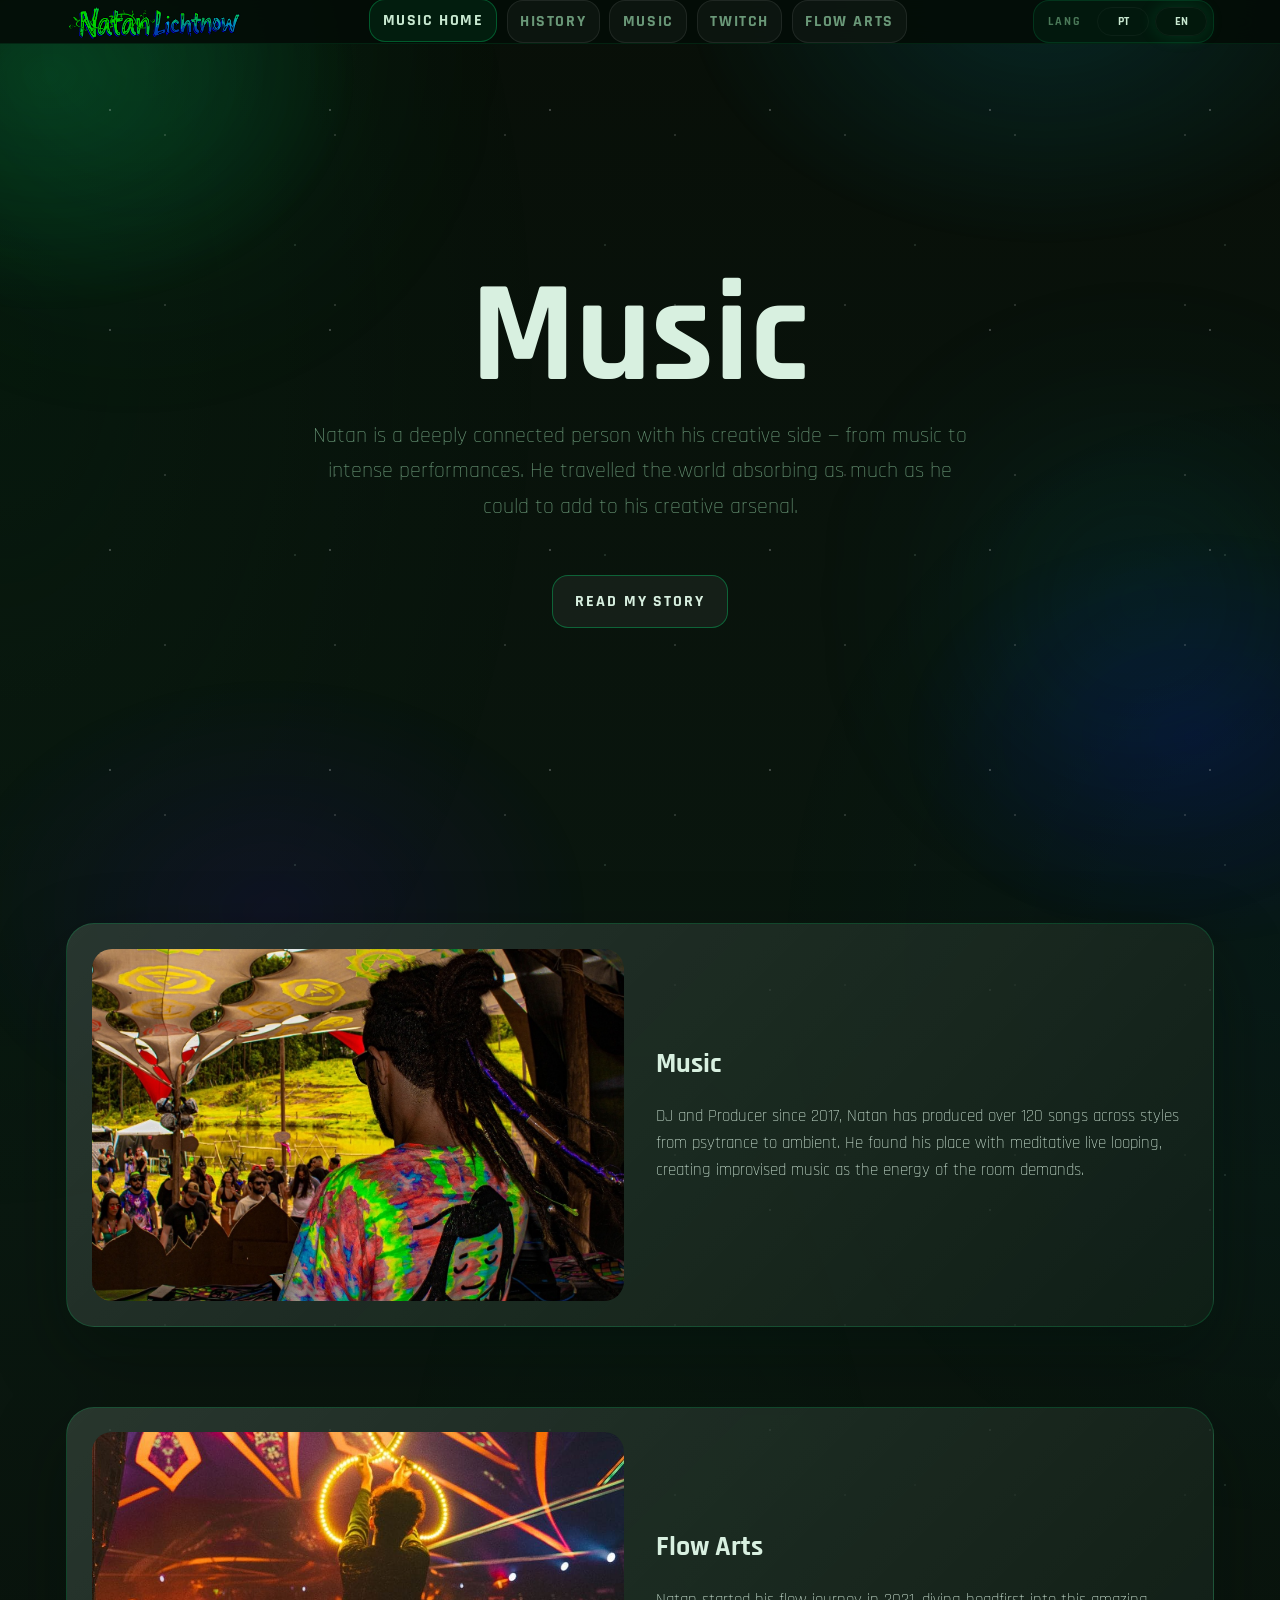
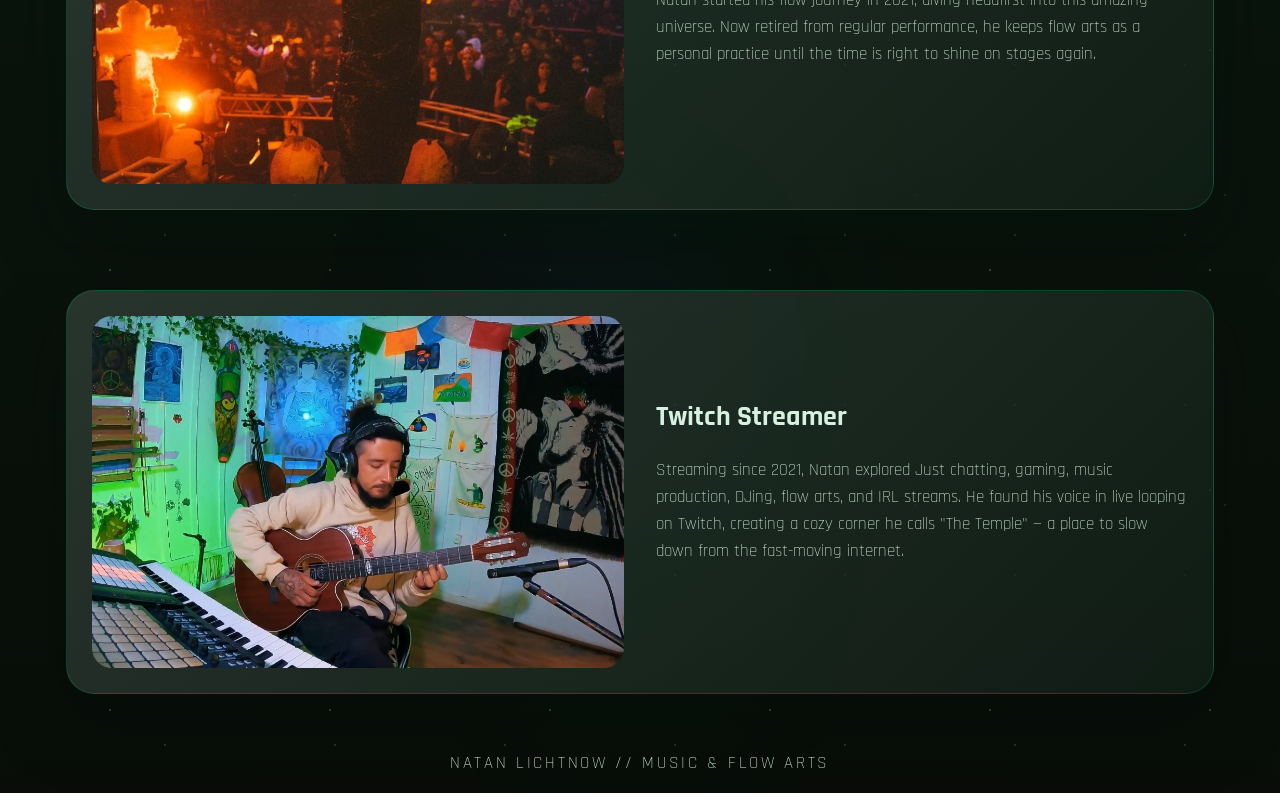
<file: music/index.html>
﻿<!DOCTYPE html>
<html lang="en">
<head>
  <meta charset="UTF-8" />
  <meta name="viewport" content="width=device-width, initial-scale=1.0" />
   <title>Music | Natan Lichtnow</title>
  <link rel="icon" href="/img/icon.png" type="image/png">
  <link rel="preconnect" href="https://fonts.googleapis.com" />
  <link rel="preconnect" href="https://fonts.gstatic.com" crossorigin />
  <link href="https://fonts.googleapis.com/css2?family=Press+Start+2P&family=Orbitron:wght@400;700;900&family=Rajdhani:wght@300;400;600;700&display=swap" rel="stylesheet" />
  <link rel="stylesheet" href="../css/blocks/variables.css" />
  <link rel="stylesheet" href="../css/blocks/utilities.css" />
  <link rel="stylesheet" href="../css/blocks/layout.css" />
  <link rel="stylesheet" href="../css/blocks/topbar.css" />
  <link rel="stylesheet" href="../css/blocks/hero.css" />
  <link rel="stylesheet" href="../css/blocks/components.css" />
  <link rel="stylesheet" href="../css/blocks/music.css" />
  <link rel="stylesheet" href="../css/navbar.css" />
  <link rel="stylesheet" href="../css/music-index.css" />
  <link rel="stylesheet" href="../css/internal.css" />
</head>
<body>
  <div class="c-page c-page--music mh-page">
    <div class="music-bg-blob music-bg-blob--a" aria-hidden="true"></div>
    <div class="music-bg-blob music-bg-blob--b" aria-hidden="true"></div>
    <div class="music-bg-blob music-bg-blob--c" aria-hidden="true"></div>
    <div class="music-stars" aria-hidden="true"></div>
   <!-- TOP NAV -->
    <header class="c-topbar">
      <div class="c-shell c-topbar__inner">
        <button class="c-topbar__menu-toggle" type="button" aria-label="Open navigation" aria-expanded="false" aria-controls="primary-nav" data-i18n="menuToggleAriaLabel" data-i18n-attr="aria-label">
          <span class="c-topbar__menu-toggle-line" aria-hidden="true"></span>
          <span class="c-topbar__menu-toggle-line" aria-hidden="true"></span>
          <span class="c-topbar__menu-toggle-line" aria-hidden="true"></span>
        </button>
        <a class="c-topbar__brand" href="../index.html" aria-label="Natan Lichtnow home" data-i18n="brandAriaLabel" data-i18n-attr="aria-label">
          <img class="c-topbar__brand-logo" src="../img/logos/logohorizontal.png" alt="Natan Lichtnow" />
        </a>
        <nav class="c-topbar__nav" id="primary-nav" aria-label="Section navigation" data-i18n="primaryNavAriaLabel" data-i18n-attr="aria-label">
          <a class="c-topbar__link c-topbar__link--is-active" href="index.html" data-i18n="navSectionHome">Music Home</a>
          <a class="c-topbar__link " href="history.html" data-i18n="navMusicExperience">History</a>
          <a class="c-topbar__link " href="music.html" data-i18n="navMusic">Music</a>
          <a class="c-topbar__link" href="twitch-streaming.html" data-i18n="navTwitch">Twitch</a>
          <a class="c-topbar__link" href="flow-arts-experience.html" data-i18n="navFlowExperience">Flow Arts</a>
        </nav>
        <div class="c-language-switcher" aria-label="Language selector" data-i18n="languageSwitcherAriaLabel" data-i18n-attr="aria-label">
          <span class="c-language-switcher__label" data-i18n="languageLabel">LANG</span>
          <button class="c-language-switcher__option" type="button" data-lang="pt-BR">PT</button>
          <button class="c-language-switcher__option" type="button" data-lang="en">EN</button>
        </div>
      </div>
    </header>
    <div class="c-topbar__menu-overlay" aria-hidden="true"></div>

    <main class="c-shell" aria-live="polite">
      <section class="mh-hero mh-hero--music" aria-labelledby="music-hero-title">
        <div class="mh-hero__inner">
          <div class="mh-hero__content">
            <h1 id="music-hero-title" class="mh-title" data-i18n="musicHeading">Music</h1>
            <p class="mh-lead" data-i18n="musicP1">Natan is a deeply connected person with his creative side — from music to intense performances. He travelled the world absorbing as much as he could to add to his creative arsenal.</p>
            <div class="mh-hero__actions">
              <a class="c-button" href="history.html" data-i18n="music.ctaReadStory">Read my story</a>
            </div>
            
          </div>
        </div>
        <!-- Scroll cue moved to be a direct child of the hero for consistent positioning -->
        <div class="mh-hero__scroll" aria-hidden="false">
          <a class="mh-hero__scroll-link" href="#music-start" data-i18n="music.ctaScroll" data-i18n-attr="aria-label" aria-label="Scroll down">
            <svg class="mh-hero__scroll-icon" width="32" height="32" viewBox="0 0 24 24" fill="none" xmlns="http://www.w3.org/2000/svg" aria-hidden="true">
              <path d="M12 5v14" stroke="currentColor" stroke-width="1.6" stroke-linecap="round" stroke-linejoin="round" opacity="0.15"/>
              <path d="M7 10l5 5 5-5" stroke="currentColor" stroke-width="1.6" stroke-linecap="round" stroke-linejoin="round"/>
            </svg>
            <span class="mh-hero__scroll-text">Scroll</span>
          </a>
        </div>
      </section>

      <section class="c-section" id="music-start">
        <a class="c-media-link" href="music.html" aria-label="Open Music page">
          <div class="c-media-frame">
            <div class="c-media-frame__visual">
              <img src="../img/music-arts/playin.jpg" alt="Natan playing music" />
            </div>
            <div class="c-media-frame__copy">
                <h2 data-i18n="musicHeading">Music</h2>
                <p data-i18n="musicP2">DJ and Producer since 2017, Natan has produced over 120 songs across styles from psytrance to ambient. He found his place with meditative live looping, creating improvised music as the energy of the room demands.</p>
            </div>
          </div>
        </a>
      </section>

      <section class="c-section">
        <a class="c-media-link" href="flow-arts-experience.html" aria-label="Open Flow Arts page">
          <div class="c-media-frame">
            <div class="c-media-frame__visual">
              <img src="../img/music-arts/flowarts.jpg" alt="Natan performing flow arts" />
            </div>
            <div class="c-media-frame__copy">
              <h2 data-i18n="flowHeading">Flow Arts</h2>
              <p data-i18n="flowP1">Natan started his flow journey in 2021, diving headfirst into this amazing universe. Now retired from regular performance, he keeps flow arts as a personal practice until the time is right to shine on stages again.</p>
            </div>
          </div>
        </a>
      </section>

      <section class="c-section">
        <a class="c-media-link" href="twitch-streaming.html" aria-label="Open Twitch page">
          <div class="c-media-frame">
            <div class="c-media-frame__visual">
              <img src="../img/music-arts/streaming.jpg" alt="Natan streaming live" />
            </div>
            <div class="c-media-frame__copy">
              <h2 data-i18n="twitchHeading">Twitch Streamer</h2>
              <p data-i18n="twitchP1">Streaming since 2021, Natan explored chatting, gaming, music production, DJing, flow arts, and IRL streams. He found his voice in live looping on Twitch, creating a cozy corner he calls "The Temple" — a place to slow down from the fast-moving internet.</p>
            </div>
          </div>
        </a>
      </section>
    </main>

    <footer class="c-page-footer c-shell">
      <p class="c-page-footer__text" data-i18n="footer">NATAN LICHTNOW // MUSIC & FLOW ARTS</p>
    </footer>
  </div>

  <script>
    window.NATAN_PAGE_TRANSLATIONS = {
      'pt-BR': {
        pageTitle: 'Música & Flow Arts | Natan Lichtnow',
        navSectionHome: 'Início da Música',
        navMusic: 'Música',
        navMusicExperience: 'História',
        navFlowExperience: 'Flow Arts',
        navTwitch: 'Twitch',
        languageLabel: 'IDIOMA',
        musicHeading: 'Música',
        musicP1: 'Natan é uma pessoa profundamente conectada ao seu lado criativo — da música às performances intensas. Viajou pelo mundo absorvendo tudo que pôde para enriquecer seu arsenal criativo.',
        musicP2: 'DJ e produtor desde 2017, Natan produziu mais de 120 músicas, de psytrance a ambient. Encontrou seu lugar no live looping meditativo, criando música improvisada conforme a energia do ambiente pede.',
        'music.ctaReadStory': 'Leia minha história',
        'music.ctaScroll': 'Role para baixo',
        flowHeading: 'Flow Arts',
        flowP1: 'Natan começou sua jornada no flow em 2021, mergulhando de cabeça nesse universo. Atualmente aposentado das performances regulares, mantém a prática para si até o momento certo de voltar aos palcos.',
        twitchHeading: 'Streamer na Twitch',
        twitchP1: 'Streamer desde 2021, Natan explorou Just chatting, gaming, produção musical, DJing, flow arts e streams IRL. Se encontrou no live looping na Twitch, criando um canto acolhedor chamado "O Templo" — um lugar para desacelerar do mundo acelerado da internet.',
        footer: 'NATAN LICHTNOW // MÚSICA & FLOW ARTS'
      },
      'en': {
        pageTitle: 'Music & Flow Arts | Natan Lichtnow',
        navSectionHome: 'Music Home',
        navMusic: 'Music',
        navMusicExperience: 'History',
        navFlowExperience: 'Flow Arts',
        navTwitch: 'Twitch',
        languageLabel: 'LANG',
        musicHeading: 'Music',
        musicP1: 'Natan is a deeply connected person with his creative side — from music to intense performances. He travelled the world absorbing as much as he could to add to his creative arsenal.',
        musicP2: 'DJ and Producer since 2017, Natan has produced over 120 songs across styles from psytrance to ambient. He found his place with meditative live looping, creating improvised music as the energy of the room demands.',
        'music.ctaReadStory': 'Read my story',
        'music.ctaScroll': 'Scroll down',
        flowHeading: 'Flow Arts',
        flowP1: 'Natan started his flow journey in 2021, diving headfirst into this amazing universe. Now retired from regular performance, he keeps flow arts as a personal practice until the time is right to shine on stages again.',
        twitchHeading: 'Twitch Streamer',
        twitchP1: 'Streaming since 2021, Natan explored Just chatting, gaming, music production, DJing, flow arts, and IRL streams. He found his voice in live looping on Twitch, creating a cozy corner he calls "The Temple" — a place to slow down from the fast-moving internet.',
        footer: 'NATAN LICHTNOW // MUSIC & FLOW ARTS'
      }
    };
  </script>

  <script>
    (function(){
      var cue = document.querySelector('.mh-hero__scroll');
      if(!cue) return;
      var hiddenClass = 'mh-hero__scroll--hidden';

      function hideCue(){
        cue.classList.add(hiddenClass);
      }

      // Hide when user scrolls past a small threshold
      function onScroll(){
        if(window.scrollY > 20) {
          hideCue();
          window.removeEventListener('scroll', onScroll);
        }
      }
      window.addEventListener('scroll', onScroll, { passive: true });

      // Hide immediately when the cue is clicked (user navigates down)
      cue.addEventListener('click', function(){ hideCue(); });

      // If the page loads already scrolled, ensure cue is hidden
      if(window.scrollY > 20) hideCue();
    })();
  </script>

  <script src="../js/internal-pages.js"></script>
</body>
</html>
</file>
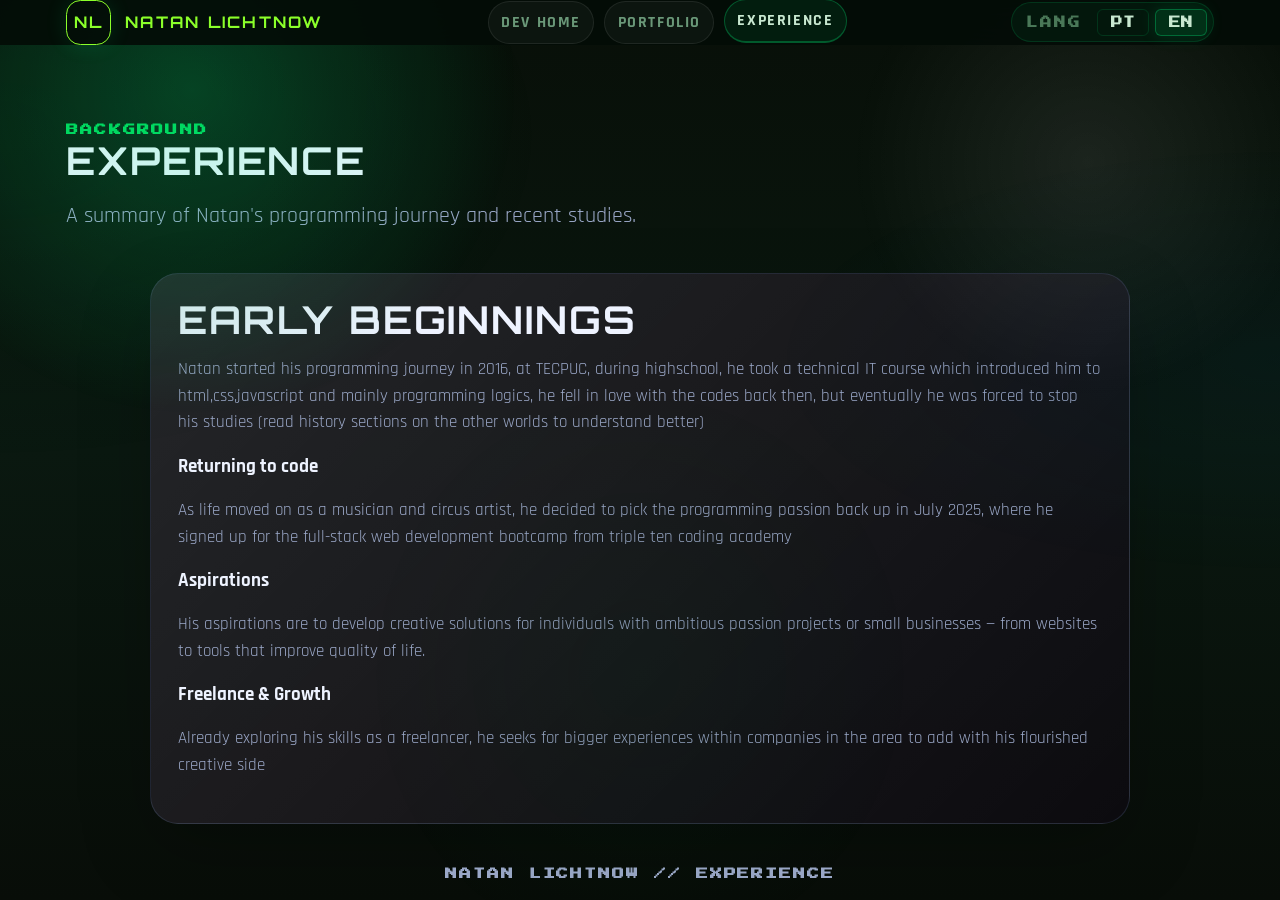
<file: dev/experience.html>
<!DOCTYPE html>
<html lang="en">
<head>
  <meta charset="UTF-8" />
  <meta name="viewport" content="width=device-width, initial-scale=1.0" />
  <title>Experience | Natan Lichtnow</title>
  <link rel="preconnect" href="https://fonts.googleapis.com" />
   <link rel="icon" href="/img/icon.png" type="image/png">
  <link rel="preconnect" href="https://fonts.gstatic.com" crossorigin />
  <link href="https://fonts.googleapis.com/css2?family=Press+Start+2P&family=Orbitron:wght@400;700;900&family=Rajdhani:wght@300;400;600;700&display=swap" rel="stylesheet" />
  <link rel="stylesheet" href="../css/internal.css" />
  <link rel="stylesheet" href="../css/blocks/dev.css" />
  <link rel="stylesheet" href="../css/navbar.css" />
  <link rel="stylesheet" href="../css/blocks/topbar.css" />
</head>
<body>
  <div class="mh-page c-page c-page--dev">
    <header class="c-topbar">
      <div class="c-shell c-topbar__inner">
        <button class="c-topbar__menu-toggle" type="button" aria-label="Open navigation" aria-expanded="false" aria-controls="primary-nav" data-i18n="menuToggleAriaLabel" data-i18n-attr="aria-label">
          <span class="c-topbar__menu-toggle-line" aria-hidden="true"></span>
          <span class="c-topbar__menu-toggle-line" aria-hidden="true"></span>
          <span class="c-topbar__menu-toggle-line" aria-hidden="true"></span>
        </button>
        <a class="c-topbar__brand" href="../index.html">
          <span class="c-topbar__brand-mark">NL</span>
          <span data-i18n="brand">Natan Lichtnow</span>
        </a>
        <nav id="primary-nav" class="c-topbar__nav" aria-label="Section navigation">
          <a class="c-topbar__link" href="index.html" data-i18n="navSectionHome">Dev Home</a>
          <a class="c-topbar__link" href="portfolio.html" data-i18n="navPortfolio">Portfolio</a>
          <a class="c-topbar__link c-topbar__link--is-active" href="experience.html" data-i18n="navExperience">Experience</a>
        </nav>
        <div class="c-language-switcher" aria-label="Language selector">
          <span class="c-language-switcher__label" data-i18n="languageLabel">LANG</span>
          <button class="c-language-switcher__option" type="button" data-lang="pt-BR">PT</button>
          <button class="c-language-switcher__option" type="button" data-lang="en">EN</button>
        </div>
      </div>
    </header>
    <div class="c-topbar__menu-overlay" aria-hidden="true"></div>
    <main class="c-shell" role="main">
      <section class="c-hero" aria-labelledby="exp-hero-title">
        <span class="c-hero__eyebrow" data-i18n="heroEyebrow">Background</span>
        <h1 id="exp-hero-title" class="c-hero__title" data-i18n="heroTitle">Experience</h1>
        <p class="c-hero__lead" data-i18n="heroLead">A summary of Natan's programming journey and recent studies.</p>
      </section>

      <section class="c-section c-section--detail">
        <div class="c-detail-layout">
          <div class="c-detail-panel">
            <h2 class="c-detail-panel__title" data-i18n="expEarlyTitle">Early beginnings</h2>
            <p class="c-detail-panel__text" data-i18n="expEarlyP1">Natan started his programming journey in 2016 at TECPUC during high school. A technical IT course introduced him to HTML, CSS, JavaScript and core programming logic; he fell in love with code but later had to pause his studies.</p>

            <h3 class="c-detail-panel__subtitle" data-i18n="expBootcampTitle">Returning to code</h3>
            <p class="c-detail-panel__text" data-i18n="expBootcampP1">In July 2025 he resumed learning by joining the TripleTen full-stack web development bootcamp — an intensive 10-month program focused on modern web tooling and practices.</p>

            <h3 class="c-detail-panel__subtitle" data-i18n="expAspirationsTitle">Aspirations</h3>
            <p class="c-detail-panel__text" data-i18n="expAspirationsP1">His aim is to develop creative solutions for people with passion projects or small businesses — from websites to helpful productivity tools.</p>

            <h3 class="c-detail-panel__subtitle" data-i18n="expFreelanceTitle">Freelance & Growth</h3>
            <p class="c-detail-panel__text" data-i18n="expFreelanceP1">Already exploring freelance work, Natan seeks larger opportunities inside companies to combine his technical skills with his creative background.</p>
          </div>
          
        </div>
      </section>
    </main>
    <footer class="c-page-footer c-shell"><p class="c-page-footer__text" data-i18n="footer">NATAN LICHTNOW // EXPERIENCE</p></footer>
  </div>
  <script>
    window.NATAN_PAGE_TRANSLATIONS = {
      'pt-BR': {
        pageTitle: 'Experiência | Natan Lichtnow',
        brand: 'Natan Lichtnow',
        languageLabel: 'IDIOMA',
        navSectionHome: 'Início dev',
        navPortfolio: 'Portfólio',
        navExperience: 'Experiência',
       
        heroEyebrow: 'Base',
        heroTitle: 'Experiência',
        heroLead: 'Resumo da jornada de programação de Natan e seus estudos recentes.',
        expEarlyTitle: 'Início',
        expEarlyP1: 'Natan começou sua jornada em programação em 2016 na TECPUC durante o ensino médio. Um curso técnico em TI apresentou HTML, CSS, JavaScript e lógica de programação; ele se apaixonou pelo código, mas precisou interromper os estudos mais tarde.',
        expBootcampTitle: 'Retorno à programação',
        expBootcampP1: 'Em julho de 2025 ele retomou os estudos ao ingressar no bootcamp Full‑Stack da TripleTen, um programa intensivo de 10 meses focado em ferramentas e práticas modernas de desenvolvimento web.',
        expAspirationsTitle: 'Aspirações',
        expAspirationsP1: 'Seu objetivo é desenvolver soluções criativas para pessoas com projetos de paixão ambiciosos ou pequenos negócios — desde sites até ferramentas que melhorem a qualidade de vida.',
        expFreelanceTitle: 'Freelance & Crescimento',
        expFreelanceP1: 'Já atuando como freelancer, Natan busca oportunidades maiores em empresas para unir suas habilidades técnicas ao seu lado criativo.',
        
        footer: 'NATAN LICHTNOW // EXPERIÊNCIA'
      },
      en: {
        pageTitle: 'Experience | Natan Lichtnow',
        brand: 'Natan Lichtnow',
        languageLabel: 'LANG',
        navSectionHome: 'Dev Home',
        navPortfolio: 'Portfolio',
        navExperience: 'Experience',
       
        heroEyebrow: 'Background',
        heroTitle: 'Experience',
        heroLead: 'A summary of Natan\'s programming journey and recent studies.',
        expEarlyTitle: 'Early beginnings',
        expEarlyP1: 'Natan started his programming journey in 2016, at TECPUC, during highschool, he took a technical IT course which introduced him to html,css,javascript and mainly programming logics, he fell in love with the codes back then, but eventually he was forced to stop his studies (read history sections on the other worlds to understand better)',
        expBootcampTitle: 'Returning to code',
        expBootcampP1: 'As life moved on as a musician and circus artist, he decided to pick the programming passion back up in July 2025, where he signed up for the full-stack web development bootcamp from triple ten coding academy',
        expAspirationsTitle: 'Aspirations',
        expAspirationsP1: 'His aspirations are to develop creative solutions for individuals with ambitious passion projects or small businesses — from websites to tools that improve quality of life.',
        expFreelanceTitle: 'Freelance & Growth',
        expFreelanceP1: 'Already exploring his skills as a freelancer, he seeks for bigger experiences within companies in the area to add with his flourished creative side',
        
        footer: 'NATAN LICHTNOW // EXPERIENCE'
      }
    };
  </script>
  <script src="../js/internal-pages.js"></script>
</body>
</html>
</file>
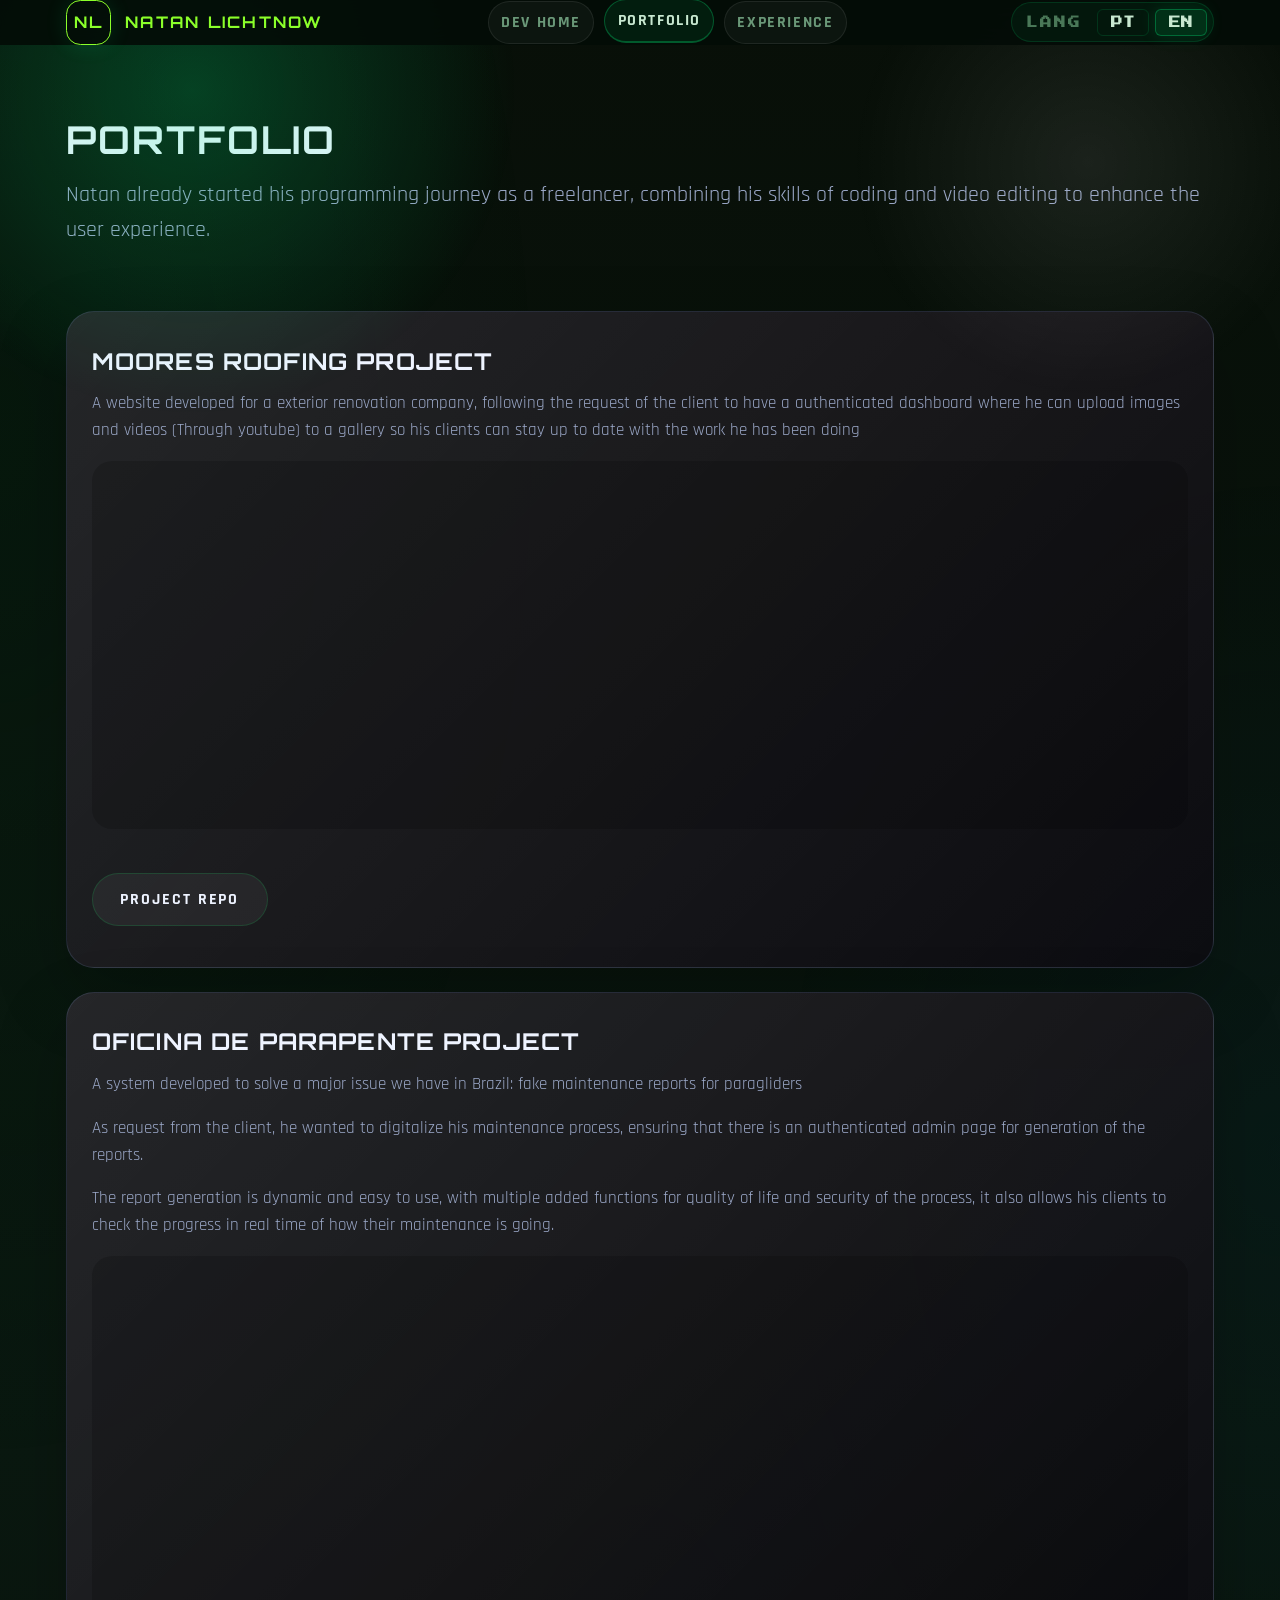
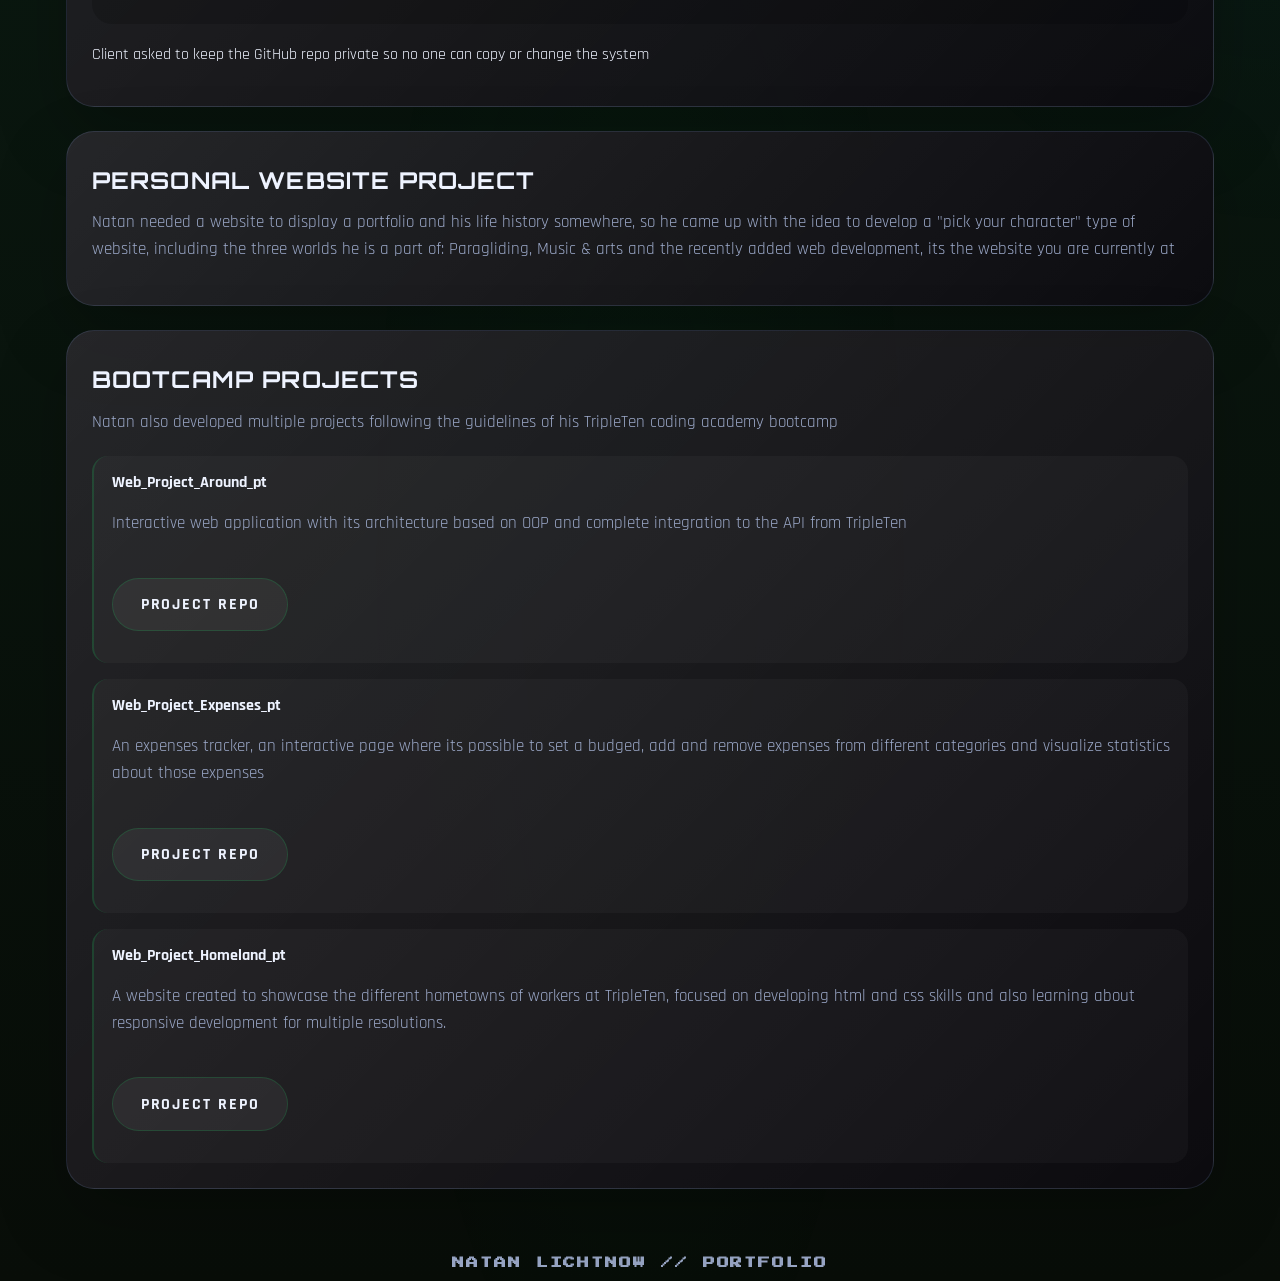
<file: dev/portfolio.html>
<!DOCTYPE html>
<html lang="en">
<head>
  <meta charset="UTF-8" />
  <meta name="viewport" content="width=device-width, initial-scale=1.0" />
  <title>Portfolio | Natan Lichtnow</title>
  <link rel="icon" href="/img/icon.png" type="image/png">
  <link rel="preconnect" href="https://fonts.googleapis.com" />
  <link rel="preconnect" href="https://fonts.gstatic.com" crossorigin />
  <link href="https://fonts.googleapis.com/css2?family=Press+Start+2P&family=Orbitron:wght@400;700;900&family=Rajdhani:wght@300;400;600;700&display=swap" rel="stylesheet" />
  <link rel="stylesheet" href="../css/internal.css" />
  <link rel="stylesheet" href="../css/blocks/dev.css" />
  <link rel="stylesheet" href="../css/navbar.css" />
  <link rel="stylesheet" href="../css/blocks/topbar.css" />
</head>
<body>
  <div class="mh-page c-page c-page--dev">
    <header class="c-topbar">
      <div class="c-shell c-topbar__inner">
        <button class="c-topbar__menu-toggle" type="button" aria-label="Open navigation" aria-expanded="false" aria-controls="primary-nav" data-i18n="menuToggleAriaLabel" data-i18n-attr="aria-label">
          <span class="c-topbar__menu-toggle-line" aria-hidden="true"></span>
          <span class="c-topbar__menu-toggle-line" aria-hidden="true"></span>
          <span class="c-topbar__menu-toggle-line" aria-hidden="true"></span>
        </button>
        <a class="c-topbar__brand" href="../index.html">
          <span class="c-topbar__brand-mark">NL</span>
          <span data-i18n="brand">Natan Lichtnow</span>
        </a>
        <nav id="primary-nav" class="c-topbar__nav" aria-label="Section navigation">
          <a class="c-topbar__link" href="index.html" data-i18n="navSectionHome">Dev Home</a>
          <a class="c-topbar__link c-topbar__link--is-active" href="portfolio.html" data-i18n="navPortfolio">Portfolio</a>
          <a class="c-topbar__link" href="experience.html" data-i18n="navExperience">Experience</a>
        </nav>
        <div class="c-language-switcher" aria-label="Language selector">
          <span class="c-language-switcher__label" data-i18n="languageLabel">LANG</span>
          <button class="c-language-switcher__option" type="button" data-lang="pt-BR">PT</button>
          <button class="c-language-switcher__option" type="button" data-lang="en">EN</button>
        </div>
      </div>
    </header>
    <div class="c-topbar__menu-overlay" aria-hidden="true"></div>
    <main class="c-shell" role="main">
      <section class="c-hero" aria-labelledby="pf-hero-title">
       
        <h1 id="pf-hero-title" class="c-hero__title" data-i18n="heroTitle">Portfolio</h1>
        <p class="c-hero__lead" data-i18n="heroLead">Natan already star                                                                                                                                                                                                                                                                                                                                             ted his programming journey as a freelancer, combining his skills of coding and video editing to enhance the user experience, he developed a website and a small system for a paraglider workshop, together with this website you are looking at</p>
      </section>

      <section class="c-section c-projects">
        <div class="c-projects__list">
          <article class="c-project-card" id="proj-moores">
            <h2 class="c-project-card__title" data-i18n="mooresTitle">Moores roofing project</h2>
            <p class="c-project-card__text" data-i18n="mooresP1">A website developed for a exterior renovation company, following the request of the client to have a authenticated dashboard where he can upload images and videos (Through youtube) to a gallery so his clients can stay up to date with the work he has been doing</p>
            <div class="c-project-card__media">
              <div class="c-embed-card__frame">
                <iframe title="Moores demo" src="https://www.youtube.com/embed/wBvLb5nG_Yo" loading="lazy" allow="accelerometer; autoplay; clipboard-write; encrypted-media; gyroscope; picture-in-picture" allowfullscreen></iframe>
              </div>
              <p class="c-project-card__links"><a class="c-button" href="https://github.com/natanlichtnow/Lokkibbas-website" target="_blank" rel="noopener" data-i18n="projectRepo">Project repo</a></p>
            </div>
          </article>

          <article class="c-project-card" id="proj-parapente">
            <h2 class="c-project-card__title" data-i18n="oficinaTitle">Oficina de Parapente project</h2>
            <p class="c-project-card__text" data-i18n="oficinaP1">A system developed to solve a major issue we have in Brazil: fake maintenance reports for paragliders</p>
            <p class="c-project-card__text" data-i18n="oficinaP2">As request from the client, he wanted to digitalize his maintenance process, ensuring that there is an authenticated admin page for generation of the reports.</p>
            <p class="c-project-card__text" data-i18n="oficinaP3">The report generation is dynamic and easy to use, with multiple added functions for quality of life and security of the process, it also allows his clients to check the progress in real time of how their maintenance is going.</p>                                                                                                      
            <div class="c-project-card__media">
              <div class="c-embed-card__frame">
                <iframe title="Oficina demo" src="https://www.youtube.com/embed/5FcY2qiSCsg" loading="lazy" allow="accelerometer; autoplay; clipboard-write; encrypted-media; gyroscope; picture-in-picture" allowfullscreen></iframe>
              </div>
              <p class="c-project-card__links"><span data-i18n="oficinaRepoNote">Client asked to keep the GitHub repo private so no one can copy or change the system</span></p>
            </div>
          </article>

          <article class="c-project-card" id="proj-personal">
            <h2 class="c-project-card__title" data-i18n="personalTitle">Personal website project</h2>
            <p class="c-project-card__text" data-i18n="personalP1">Natan needed a website to display a portfolio and his life history somewhere, so he came up with the idea to develop a "pick your character" type of website, including the three worlds he is a part of: Paragliding, Music & arts and the recently added web development, its the website you are currently at</p>
          </article>

          <article class="c-project-card" id="proj-bootcamp">
            <h2 class="c-project-card__title" data-i18n="bootcampTitle">Bootcamp projects</h2>
            <p class="c-project-card__text" data-i18n="bootcampLead">Natan also developed multiple projects following the guidelines of his TripleTen coding academy bootcamp</p>
            <ul class="c-list">
              <li class="c-list__item">
                <strong data-i18n="bp1Title">Web_Project_Around_pt</strong>
                <p class="c-list__text" data-i18n="bp1Text">Interactive web application with its architecture based on OOP and complete integration to the API from TripleTen</p>
                <p class="c-list__meta"><a class="c-button" href="https://github.com/natanlichtnow/web_project_around_pt/" target="_blank" rel="noopener" data-i18n="projectRepo">project repo</a></p>
              </li>
              <li class="c-list__item">
                <strong data-i18n="bp2Title">Web_Project_Expenses_pt</strong>
                <p class="c-list__text" data-i18n="bp2Text">An expenses tracker, an interactive page where its possible to set a budged, add and remove expenses from different categories and visualize statistics about those expenses</p>
                <p class="c-list__meta"><a class="c-button" href="https://github.com/natanlichtnow/web_project_expenses_pt" target="_blank" rel="noopener" data-i18n="projectRepo">project repo</a></p>
              </li>
              <li class="c-list__item">
                <strong data-i18n="bp3Title">Web_Project_Homeland_pt</strong>
                <p class="c-list__text" data-i18n="bp3Text">A website created to showcase the different hometowns of workers at TripleTen, focused on developing html and css skills and also learning about responsive development for multiple resolutions.</p>
                <p class="c-list__meta"><a class="c-button" href="https://github.com/natanlichtnow/web_project_homeland" target="_blank" rel="noopener" data-i18n="projectRepo">project repo</a></p>
              </li>
            </ul>
          </article>
        </div>
      </section>
    </main>
    <footer class="c-page-footer c-shell"><p class="c-page-footer__text" data-i18n="footer">NATAN LICHTNOW // PORTFOLIO</p></footer>
  </div>
  <script>
    window.NATAN_PAGE_TRANSLATIONS = {
      'pt-BR': {
        pageTitle: 'Portfolio | Natan Lichtnow',
        brand: 'Natan Lichtnow',
        languageLabel: 'IDIOMA',
        navSectionHome: 'Início dev',
        navPortfolio: 'Portfólio',
        navExperience: 'Experiência',
        eyebrow: 'Trabalho construído',
        heroTitle: 'Portfólio',
        heroLead: 'Natan iniciou sua jornada em programação como freelancer, combinando suas habilidades com códigos e edição de vídeo para criar uma experiência mais imersiva para o usuário',
        mooresTitle: 'Projeto Moores roofing',
        mooresP1: 'Um site desenvolvido para uma empresa de reformas de exterior, atendendo ao pedido do cliente de ter um painel autenticado onde ele pode enviar imagens e vídeos (via YouTube) para uma galeria, assim seus clientes podem acompanhar o trabalho que ele vem realizando.',
        oficinaTitle: 'Projeto Oficina de Parapente',
        oficinaP1: 'Um sistema desenvolvido para resolver um problema sério que temos no Brasil: laudos de manutenção falsos para parapentes.',
        oficinaP2: 'A pedido do cliente, ele queria digitalizar seu processo de manutenção, garantindo uma página de administração autenticada para a geração dos laudos.',
        oficinaP3: 'A geração de laudos é dinâmica e fácil de usar, com múltiplas funções adicionadas para facilitar e aumentar a segurança do processo; também permite que os clientes verifiquem em tempo real o andamento da manutenção.',
        oficinaRepoNote: 'O cliente pediu para manter o repositório no GitHub privado para que ninguém possa copiar ou alterar o sistema',
        personalTitle: 'Projeto de site pessoal',
        personalP1: 'Natan precisava de um site para exibir um portfólio e a sua história, então teve a ideia de desenvolver um site do tipo "escolha seu personagem", incluindo os três mundos que pertence: Parapente, Música & Artes e o recentemente adicionado desenvolvimento web — é o site que você está visitando agora.',
        bootcampTitle: 'Projetos do bootcamp',
        bootcampLead: 'Natan também desenvolveu vários projetos seguindo as diretrizes do bootcamp da TripleTen.',
        bp1Title: 'Web_Project_Around_pt',
        bp1Text: 'Aplicação web interativa com arquitetura baseada em POO e integração completa com a API do TripleTen',
        bp1Repo: 'https://github.com/natanlichtnow/web_project_around_pt/',
        bp2Title: 'Web_Project_Expenses_pt',
        bp2Text: 'Um rastreador de despesas, uma página interativa onde é possível definir um orçamento, adicionar e remover despesas de diferentes categorias e visualizar estatísticas sobre essas despesas',
        bp2Repo: 'https://github.com/natanlichtnow/web_project_expenses_pt',
        bp3Title: 'Web_Project_Homeland_pt',
        bp3Text: 'Um site criado para mostrar as diferentes cidades natais dos colaboradores do TripleTen, focado em desenvolver habilidades em HTML e CSS e também em desenvolvimento responsivo para múltiplas resoluções.',
        bp3Repo: 'https://github.com/natanlichtnow/web_project_homeland',
        projectRepo: 'Repositório do projeto',
        footer: 'NATAN LICHTNOW // PORTFÓLIO'
      },
      en: {
        pageTitle: 'Portfolio | Natan Lichtnow',
        brand: 'Natan Lichtnow',
        languageLabel: 'LANG',
        navSectionHome: 'Dev Home',
        navPortfolio: 'Portfolio',
        navExperience: 'Experience',
       
        heroTitle: 'Portfolio',
        heroLead: 'Natan already started his programming journey as a freelancer, combining his skills of coding and video editing to enhance the user experience.',
        mooresTitle: 'Moores roofing project',
        mooresP1: 'A website developed for a exterior renovation company, following the request of the client to have a authenticated dashboard where he can upload images and videos (Through youtube) to a gallery so his clients can stay up to date with the work he has been doing',
        oficinaTitle: 'Oficina de Parapente project',
        oficinaP1: 'A system developed to solve a major issue we have in Brazil: fake maintenance reports for paragliders',
        oficinaP2: 'As request from the client, he wanted to digitalize his maintenance process, ensuring that there is an authenticated admin page for generation of the reports.',
        oficinaP3: 'The report generation is dynamic and easy to use, with multiple added functions for quality of life and security of the process, it also allows his clients to check the progress in real time of how their maintenance is going.',
        oficinaRepoNote: 'Client asked to keep the GitHub repo private so no one can copy or change the system',
        personalTitle: 'Personal website project',
        personalP1: 'Natan needed a website to display a portfolio and his life history somewhere, so he came up with the idea to develop a "pick your character" type of website, including the three worlds he is a part of: Paragliding, Music & arts and the recently added web development, its the website you are currently at',
        bootcampTitle: 'Bootcamp projects',
        bootcampLead: 'Natan also developed multiple projects following the guidelines of his TripleTen coding academy bootcamp',
        bp1Title: 'Web_Project_Around_pt',
        bp1Text: 'Interactive web application with its architecture based on OOP and complete integration to the API from TripleTen',
        bp1Repo: 'https://github.com/natanlichtnow/web_project_around_pt/',
        bp2Title: 'Web_Project_Expenses_pt',
        bp2Text: 'An expenses tracker, an interactive page where its possible to set a budged, add and remove expenses from different categories and visualize statistics about those expenses',
        bp2Repo: 'https://github.com/natanlichtnow/web_project_expenses_pt',
        bp3Title: 'Web_Project_Homeland_pt',
        bp3Text: 'A website created to showcase the different hometowns of workers at TripleTen, focused on developing html and css skills and also learning about responsive development for multiple resolutions.',
        bp3Repo: 'https://github.com/natanlichtnow/web_project_homeland',
        projectRepo: 'Project repo',
        footer: 'NATAN LICHTNOW // PORTFOLIO'
      }
    };
  </script>
  <script src="../js/internal-pages.js"></script>
</body>
</html>
</file>
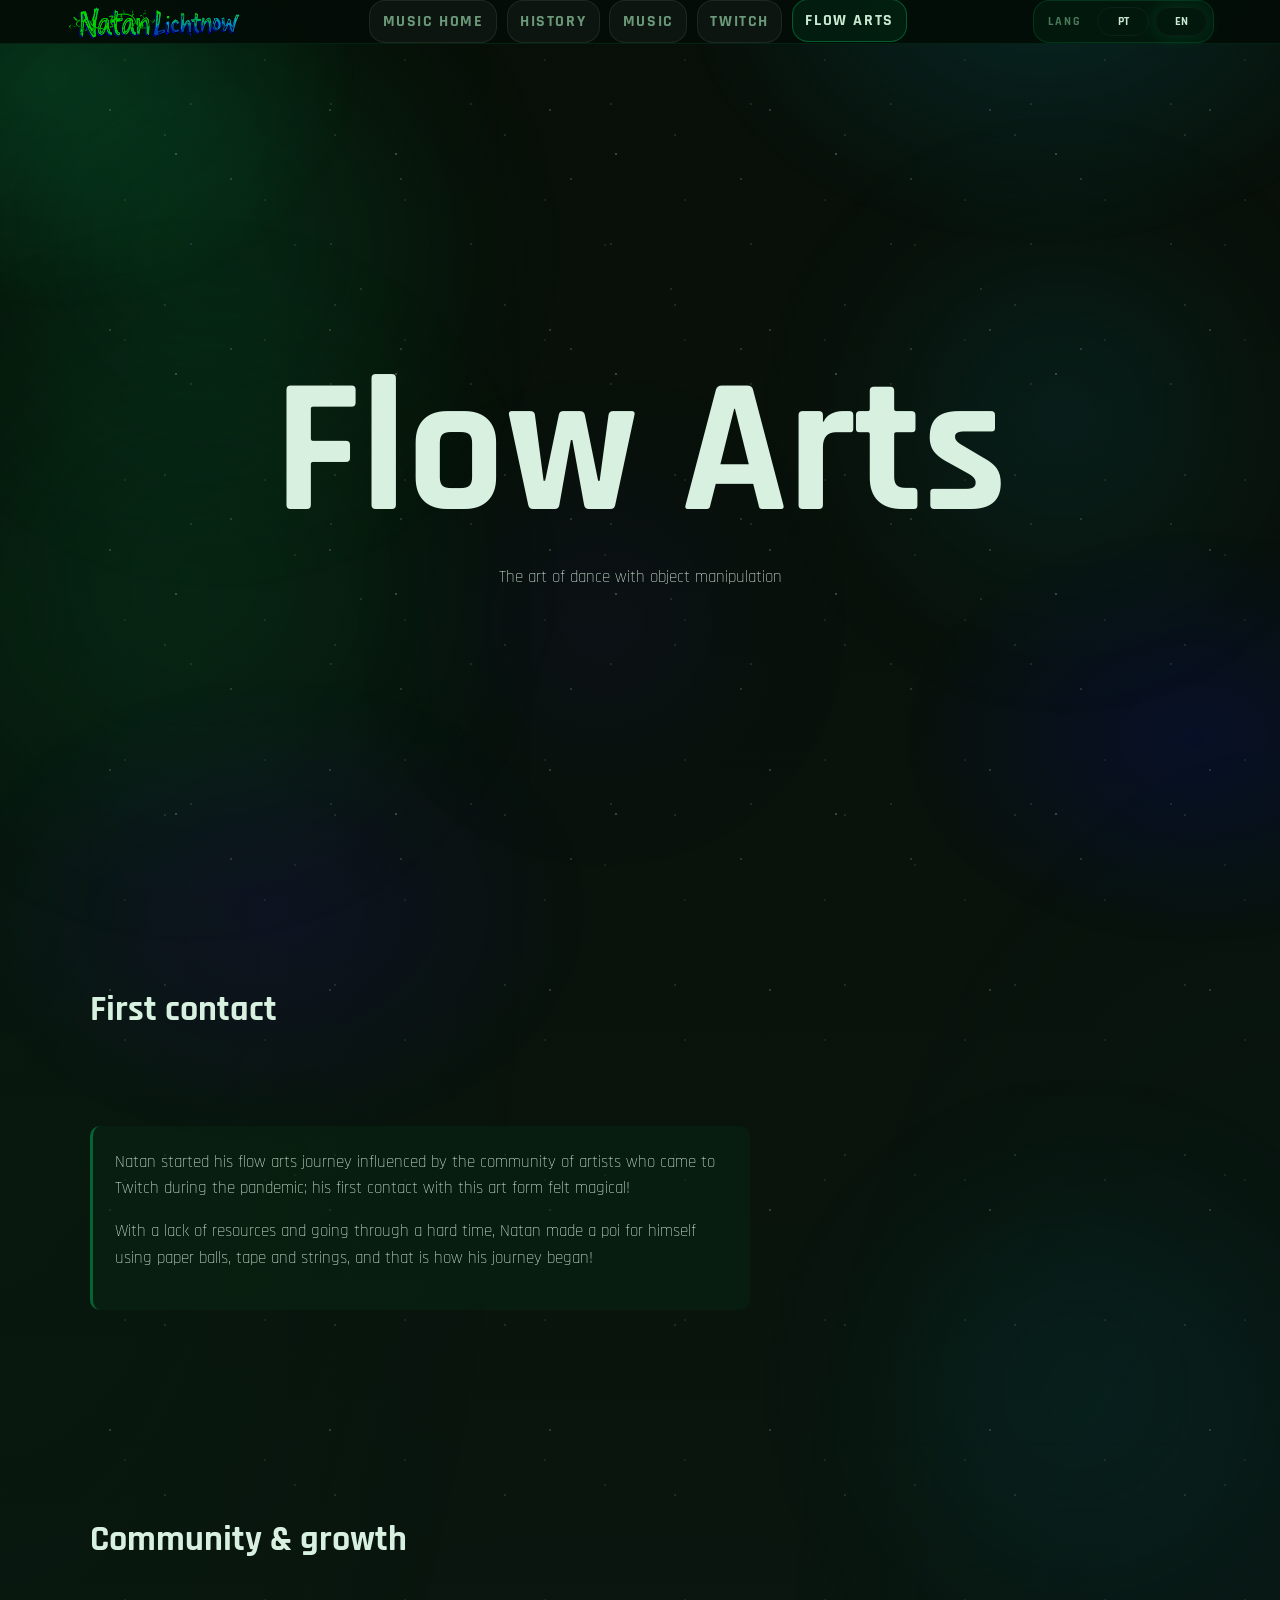
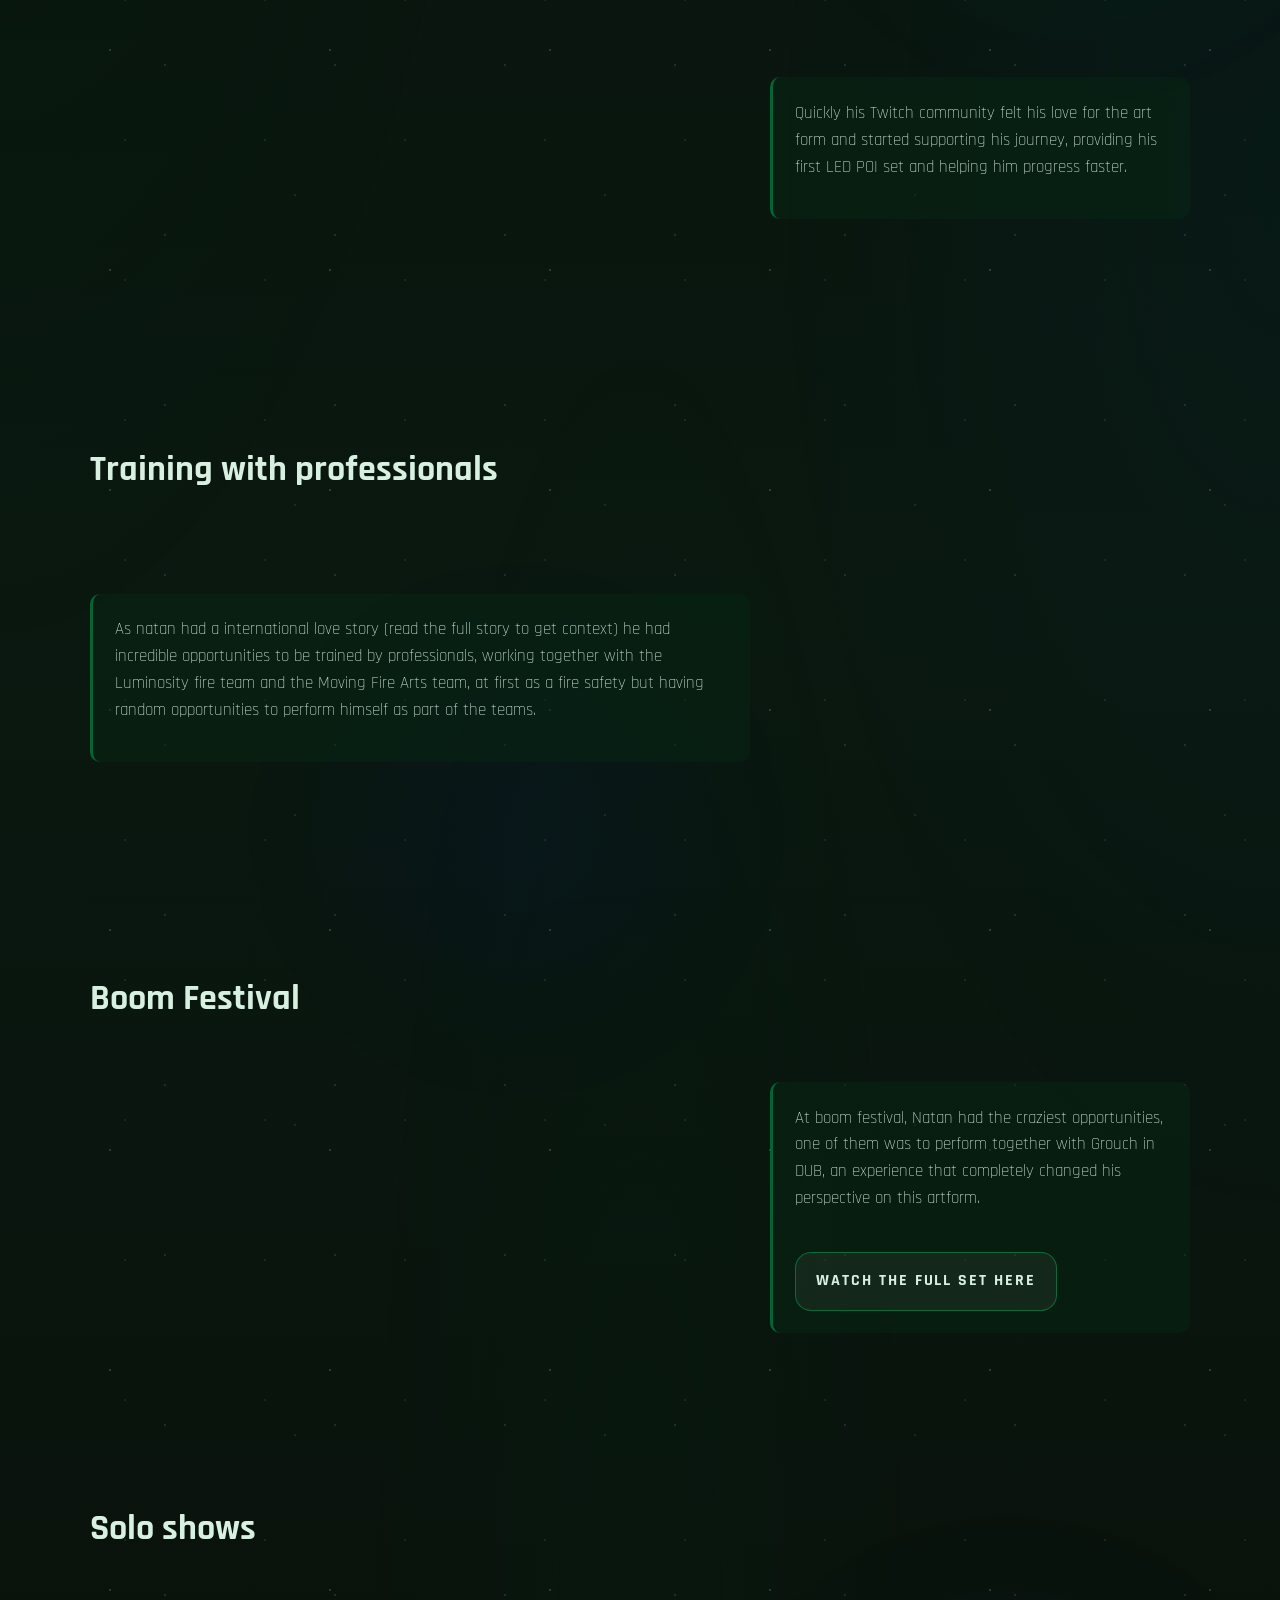
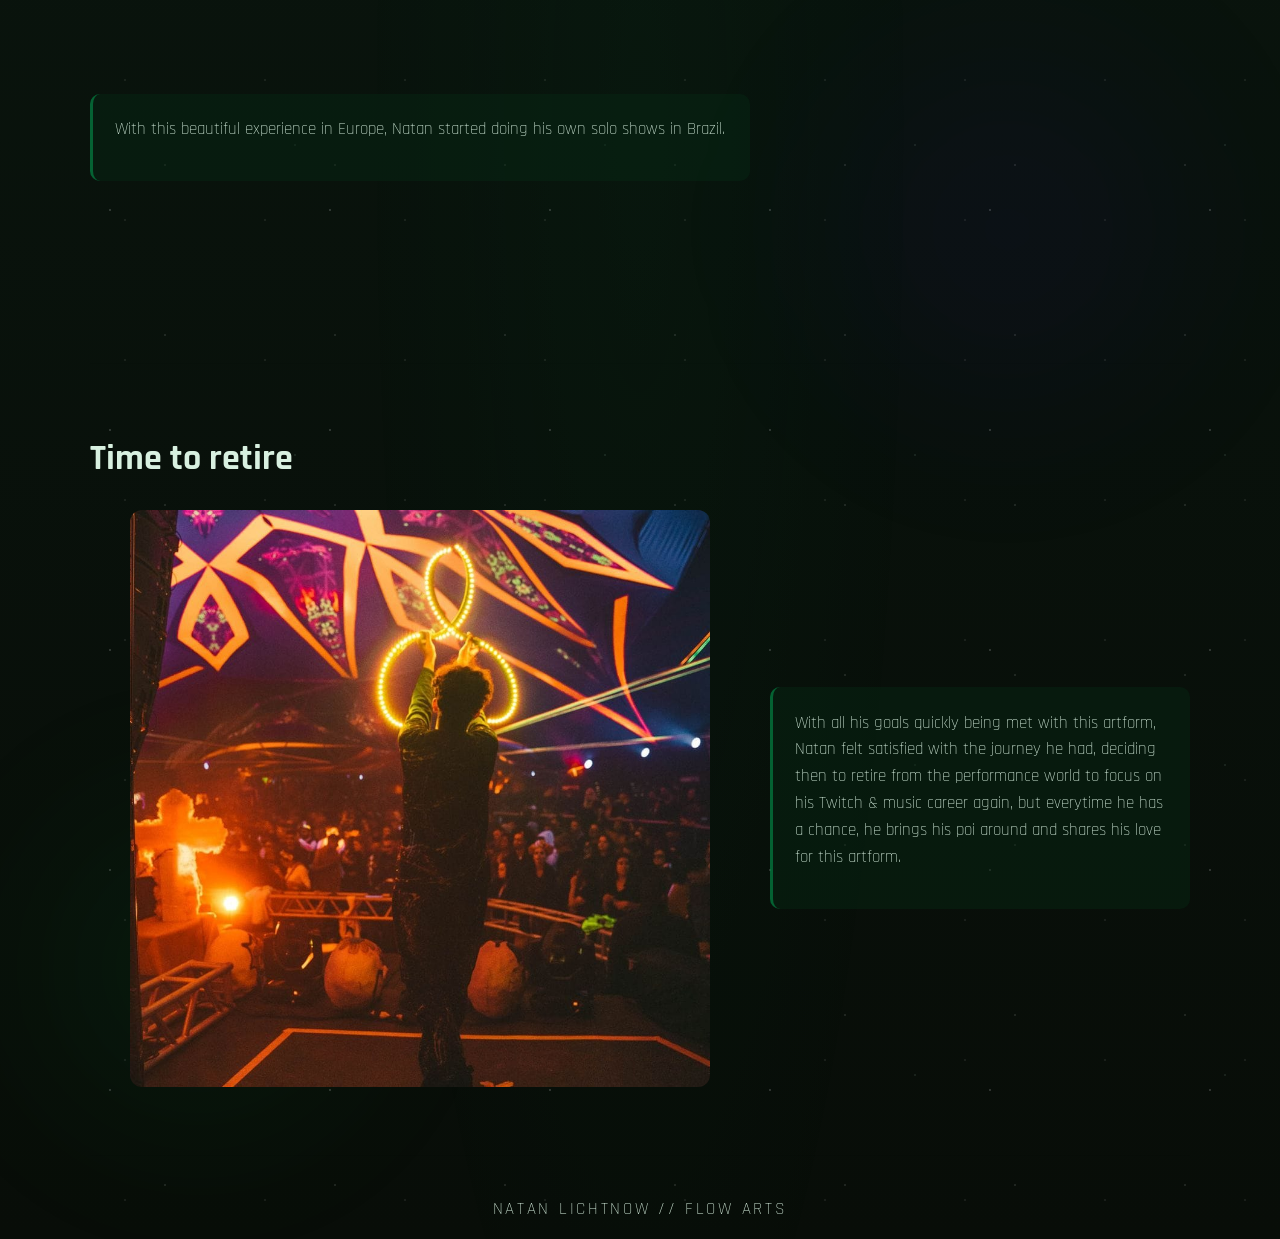
<file: music/flow-arts-experience.html>
<!DOCTYPE html>
<html lang="en">
<head>
  <meta charset="UTF-8" />
  <meta name="viewport" content="width=device-width, initial-scale=1.0" />
  <title>Flow Arts Experience | Natan Lichtnow</title>
  <link rel="icon" href="/img/icon.png" type="image/png">
  <link rel="preconnect" href="https://fonts.gstatic.com" crossorigin />
  <link href="https://fonts.googleapis.com/css2?family=Press+Start+2P&family=Orbitron:wght@400;700;900&family=Rajdhani:wght@300;400;600;700&display=swap" rel="stylesheet" />
  <link rel="stylesheet" href="../css/blocks/variables.css" />
  <link rel="stylesheet" href="../css/blocks/utilities.css" />
  <link rel="stylesheet" href="../css/blocks/layout.css" />
  <link rel="stylesheet" href="../css/blocks/topbar.css" />
  <link rel="stylesheet" href="../css/blocks/hero.css" />
  <link rel="stylesheet" href="../css/blocks/components.css" />
  <link rel="stylesheet" href="../css/blocks/music.css" />
  <link rel="stylesheet" href="../css/navbar.css" />
  <link rel="stylesheet" href="../css/music-flow-arts-experience.css" />
  <link rel="stylesheet" href="../css/internal.css" />
  
</head>
<body>
  <div class="c-page c-page--music mh-page">
    <div class="mh-page__stars" aria-hidden="true"></div>
    <!-- TOP NAV -->
    <header class="c-topbar ">
      <div class="c-shell c-topbar__inner">
        <button class="c-topbar__menu-toggle" type="button" aria-label="Open navigation" aria-expanded="false" aria-controls="primary-nav" data-i18n="menuToggleAriaLabel" data-i18n-attr="aria-label">
          <span class="c-topbar__menu-toggle-line" aria-hidden="true"></span>
          <span class="c-topbar__menu-toggle-line" aria-hidden="true"></span>
          <span class="c-topbar__menu-toggle-line" aria-hidden="true"></span>
        </button>
        <a class="c-topbar__brand" href="../index.html" aria-label="Natan Lichtnow home" data-i18n="brandAriaLabel" data-i18n-attr="aria-label">
          <img class="c-topbar__brand-logo" src="../img/logos/logohorizontal.png" alt="Natan Lichtnow" />
        </a>
        <nav class="c-topbar__nav" id="primary-nav" aria-label="Section navigation" data-i18n="primaryNavAriaLabel" data-i18n-attr="aria-label">
          <a class="c-topbar__link" href="index.html" data-i18n="navSectionHome">Music Home</a>
          <a class="c-topbar__link" href="history.html" data-i18n="navMusicExperience">History</a>
          <a class="c-topbar__link" href="music.html" data-i18n="navMusic">Music</a>
          <a class="c-topbar__link" href="twitch-streaming.html" data-i18n="navTwitch">Twitch</a>
          <a class="c-topbar__link c-topbar__link--is-active" href="flow-arts-experience.html" data-i18n="navFlowExperience">Flow Arts</a>
        </nav>
        <div class="c-language-switcher" aria-label="Language selector" data-i18n="languageSwitcherAriaLabel" data-i18n-attr="aria-label">
          <span class="c-language-switcher__label" data-i18n="languageLabel">LANG</span>
          <button class="c-language-switcher__option" type="button" data-lang="pt-BR">PT</button>
          <button class="c-language-switcher__option" type="button" data-lang="en">EN</button>
        </div>
      </div>
    </header>
    <div class="c-topbar__menu-overlay" aria-hidden="true"></div>
    <main class="c-shell">
      <div class="mh-story__blob mh-story__blob--a" aria-hidden="true"></div>
      <div class="mh-story__blob mh-story__blob--b" aria-hidden="true"></div>
      <div class="mh-story__blob mh-story__blob--c" aria-hidden="true"></div>
      <div class="mh-story__blob mh-story__blob--d" aria-hidden="true"></div>
      <div class="mh-story__blob mh-story__blob--e" aria-hidden="true"></div>
      <section class="mh-hero mh-hero--flow">
        
        <div class="mh-hero__blob mh-hero__blob--1" aria-hidden="true"></div>
        <div class="mh-hero__blob mh-hero__blob--2" aria-hidden="true"></div>
        <div class="mh-hero__blob mh-hero__blob--3" aria-hidden="true"></div>
        <div class="mh-hero__stars" aria-hidden="true"></div>
        <div class="mh-hero__inner">
          <div class="mh-hero__copy">
            <h1 class="mh-title" data-i18n="heroTitle">Flow Arts</h1>
            <p class="mh-lead" data-i18n="heroLead">the art of dance with object manipulation</p>
          </div>
            <!-- hero image removed per request -->
        </div>

        <!-- Scroll cue moved to hero root for consistent placement -->
        <div class="mh-hero__scroll" aria-hidden="false">
          <a class="mh-hero__scroll-link" href="#flow-start" data-i18n="music.ctaScroll" data-i18n-attr="aria-label" aria-label="Scroll down">
            <svg class="mh-hero__scroll-icon" width="32" height="32" viewBox="0 0 24 24" fill="none" xmlns="http://www.w3.org/2000/svg" aria-hidden="true">
              <path d="M12 5v14" stroke="currentColor" stroke-width="1.6" stroke-linecap="round" stroke-linejoin="round" opacity="0.15"/>
              <path d="M7 10l5 5 5-5" stroke="currentColor" stroke-width="1.6" stroke-linecap="round" stroke-linejoin="round"/>
            </svg>
            <span class="mh-hero__scroll-text">Scroll</span>
          </a>
        </div>
      </section>

      <section class="mh-chapters" id="flow-start">
        <article class="mh-chapter mh-block">
          <h2 class="mh-chapter__title" data-i18n="block1_title">First contact</h2>
          <div class="mh-split">
            <div class="mh-split__text">
              <p data-i18n="block1_p1">Natan started his flow arts journey influenced by the community of artists who came to Twitch during the pandemic; his first contact with this art form felt magical!</p>
              <p data-i18n="block1_p2">With a lack of resources and going through a hard time, Natan made a poi for himself using paper balls, tape and strings, and that is how his journey began!</p>
            </div>
            <figure class="mh-split__media">
              <iframe width="560" height="315" src="https://www.youtube-nocookie.com/embed/T97919cj2ZQ" title="T97919cj2ZQ" referrerpolicy="strict-origin-when-cross-origin" allowfullscreen></iframe>
              
            </figure>
          </div>
        </article>

        <!-- Merged block2 into block1 (video removed) -->

        <article class="mh-chapter mh-block">
          <h2 class="mh-chapter__title" data-i18n="block3_title">Community & growth</h2>
          <div class="mh-split">
            <figure class="mh-split__media">
              <iframe width="560" height="315" src="https://www.youtube-nocookie.com/embed/mTxqsA-QUfM" title="mTxqsA-QUfM" referrerpolicy="strict-origin-when-cross-origin" allowfullscreen></iframe>
              
            </figure>
            <div class="mh-split__text">
              <p data-i18n="block3_p1">Quickly his Twitch community felt his love for the art form and started supporting his journey, getting him his first LED POI set, allowing him to progress even faster, Natan started his small flow community with some friends where they would come together to practice and share tricks digitally, as well as DJing on stream and practicing flow to add sweet visuals to the music</p>
            </div>
            
          </div>
        </article>

        <article class="mh-chapter mh-block">
          <h2 class="mh-chapter__title" data-i18n="block4_title">Training with professionals</h2>
          <div class="mh-split">
            <div class="mh-split__text">
              <p data-i18n="block4_p1">As natan had a international love story (read the full story to get context) he had incredible opportunities to be trained by professionals, working together with the Luminosity fire team and the Moving Fire Arts team at first as a fire safety but having random opportunities to perform himself as part of the teams</p>
            </div>
            <figure class="mh-split__media">
              <iframe width="560" height="315" src="https://www.youtube-nocookie.com/embed/WdormxDCXr4" title="WdormxDCXr4" referrerpolicy="strict-origin-when-cross-origin" allowfullscreen></iframe>
              
            </figure>
          </div>
        </article>

        <article class="mh-chapter mh-block">
          <h2 class="mh-chapter__title" data-i18n="block5_title">Boom Festival</h2>
          <div class="mh-split">
            <figure class="mh-split__media">
              <iframe width="560" height="315" src="https://www.youtube-nocookie.com/embed/UolsLK3GKQk" title="UolsLK3GKQk" referrerpolicy="strict-origin-when-cross-origin" allowfullscreen></iframe>
            
            </figure>
            <div class="mh-split__text">
              <p data-i18n="block5_p1">At boom festival, Natan had the craziest opportunities, one of them was to perform together with Grouch in DUB, an experience that completely changed his perspective on this artform</p>
              <button class="c-button" type="button" data-i18n="block5_fullSetBtn" onclick="(function(u){var w=window.open(u,'_blank'); if(w) try{w.opener=null}catch(e){} })('https://www.youtube.com/watch?v=l0sBlIHZD3A&list=RDl0sBlIHZD3A&start_radio=1&t')">Watch the full set here</button>
            </div>
            
          </div>
        </article>

        <article class="mh-chapter mh-block">
          <h2 class="mh-chapter__title" data-i18n="block6_title">Solo shows</h2>
          <div class="mh-split">
            <div class="mh-split__text">
              <p data-i18n="block6_p1">With all this beautiful experience in Europe, Natan started doing his own solo shows in Brazil</p>
            </div>
            <figure class="mh-split__media">
              <iframe width="560" height="315" src="https://www.youtube-nocookie.com/embed/a9u3kNYa9xc" title="a9u3kNYa9xc" referrerpolicy="strict-origin-when-cross-origin" allowfullscreen></iframe>
           
            </figure>
          </div>
        </article>

        <article class="mh-chapter mh-block">
          <h2 class="mh-chapter__title" data-i18n="block7_title">Time to retire</h2>
          <div class="mh-split">
            <figure class="mh-split__media">
              <img class="mh-img" src="../img/music-arts/flowarts.jpg" alt="Flow arts image" data-i18n-attr="alt" data-i18n="block7_imgAlt" />
           
            </figure>
            <div class="mh-split__text">
              <p data-i18n="block7_p1">With all his goals quickly being met with this artform, Natan felt satisfied with the journey he had, deciding then to retire from the performance world to focus on his Twitch & music career again, but everytime he has a chance, he brings his poi around and shares his love for this artform</p>
            </div>
            
          </div>
        </article>
      </section>
    </main>
    <footer class="c-page-footer c-shell"><p class="c-page-footer__text" data-i18n="footer">NATAN LICHTNOW // FLOW ARTS EXPERIENCE</p></footer>
  </div>
  <script>
    window.NATAN_PAGE_TRANSLATIONS = {
      'pt-BR': {
        pageTitle: 'Experiência em Flow Arts | Natan Lichtnow',
        brand: 'Natan Lichtnow',
        languageLabel: 'IDIOMA',
        languageSwitcherAriaLabel: 'Seletor de idioma',
        navSectionHome: 'Início da música',
        navMusic: 'Música',
        navMusicExperience: 'História',
        navFlowExperience: 'Flow Arts',
        navTwitch: 'Twitch',
        eyebrow: 'Linguagem de movimento',
        heroTitle: 'Flow Arts',
        heroLead: 'A arte da dança com manipulação de objetos',
        primaryAction: 'Abrir página da Twitch',
        secondaryAction: 'Voltar ao início da música',
        heroImageAlt: 'Sequência de movimento em flow arts com efeito de rastro',
        
 
        block1_title: 'Primeiro contato',
        block1_p1: 'Natan iniciou sua jornada em flow arts influenciado pela comunidade de artistas que apareceu na Twitch durante a pandemia; seu primeiro contato com esta arte foi mágico!',
        block1_p2: 'Sem recursos e passando por um momento difícil, Natan fez um poi para si mesmo usando bolas de papel, fita e cordas, e assim sua jornada começou!',
       
        block3_title: 'Comunidade e crescimento',
        block3_p1: 'Rapidamente sua comunidade na Twitch sentiu seu amor pela arte e começou a apoiar sua jornada, proporcionando seu primeiro conjunto de Poi de LED e permitindo que ele evoluísse mais rápido.',
        block3_caption: 'vídeo',
        block4_title: 'Treinamento com profissionais',
        block4_p1: 'Natan teve oportunidades de ser treinado por profissionais durante suas viagens para a Europa, trabalhando com equipes como Luminosity e Moving Fire Arts, começando como segurança de fogo e recebendo ocasiões de se apresentar com as equipes.',
        block4_caption: 'vídeo',
        block5_title: 'Boom Festival',
        block5_p1: 'No Boom Festival, Natan teve oportunidades malucas, uma delas foi se apresentar com Grouch in DUB, uma experiência que mudou sua perspectiva sobre essa forma de arte.',
        block5_caption: 'vídeo',
        block5_fullSetBtn: 'Assista o set completo aqui',
        block6_title: 'Shows solo',
        block6_p1: 'Com essa bela experiência na Europa, Natan começou a fazer seus próprios shows solo no Brasil.',
        block6_caption: 'vídeo',
        block7_title: 'Hora de se aposentar',
        block7_p1: 'Com todos os seus objetivos rapidamente alcançados com essa forma de arte, Natan se sentiu satisfeito com a jornada que teve, decidindo então se aposentar do mundo da performance para focar novamente em sua carreira na Twitch e na música, mas toda vez que tem a chance, ele leva seu poi por aí e compartilha seu amor por essa forma de arte.',
        block7_imgAlt: 'Flow arts imagem',
        block7_caption: 'ação com poi',
        'music.ctaScroll': 'Role para baixo',
        footer: 'NATAN LICHTNOW // EXPERIÊNCIA EM FLOW ARTS'
      },
      'en': {
        pageTitle: 'Flow Arts Experience | Natan Lichtnow',
        brand: 'Natan Lichtnow',
        languageLabel: 'LANG',
        languageSwitcherAriaLabel: 'Language selector',
        navSectionHome: 'Music Home',
        navMusic: 'Music',
        navMusicExperience: 'History',
        navFlowExperience: 'Flow Arts',
        navTwitch: 'Twitch',
        eyebrow: 'Movement language',
        heroTitle: 'Flow Arts',
        heroLead: 'The art of dance with object manipulation',

        block1_title: 'First contact',
        block1_p1: 'Natan started his flow arts journey influenced by the community of artists who came to Twitch during the pandemic; his first contact with this art form felt magical!',
        block1_p2: 'With a lack of resources and going through a hard time, Natan made a poi for himself using paper balls, tape and strings, and that is how his journey began!',
       
        block3_title: 'Community & growth',
        block3_p1: 'Quickly his Twitch community felt his love for the art form and started supporting his journey, providing his first LED POI set and helping him progress faster.',
        block3_caption: 'video',
        block4_title: 'Training with professionals',
        block4_p1: 'As natan had a international love story (read the full story to get context) he had incredible opportunities to be trained by professionals, working together with the Luminosity fire team and the Moving Fire Arts team, at first as a fire safety but having random opportunities to perform himself as part of the teams.',
        block4_caption: 'video',
        block5_title: 'Boom Festival',
        block5_p1: 'At boom festival, Natan had the craziest opportunities, one of them was to perform together with Grouch in DUB, an experience that completely changed his perspective on this artform.',
        block5_caption: 'video',
        block5_fullSetBtn: 'Watch the full set here',
        block6_title: 'Solo shows',
        block6_p1: 'With this beautiful experience in Europe, Natan started doing his own solo shows in Brazil.',
        block6_caption: 'video',
        block7_title: 'Time to retire',
        block7_p1: 'With all his goals quickly being met with this artform, Natan felt satisfied with the journey he had, deciding then to retire from the performance world to focus on his Twitch & music career again, but everytime he has a chance, he brings his poi around and shares his love for this artform.', 
        block7_imgAlt: 'Flow arts image',
        block7_caption: 'poi action',
        'music.ctaScroll': 'Scroll down',
        footer: 'NATAN LICHTNOW // FLOW ARTS'
      }
    };
  </script>
  <script>
    (function(){
      var cue = document.querySelector('.mh-hero__scroll');
      if(!cue) return;
      var hiddenClass = 'mh-hero__scroll--hidden';
      function hideCue(){ cue.classList.add(hiddenClass); }
      function onScroll(){ if(window.scrollY > 20){ hideCue(); window.removeEventListener('scroll', onScroll); } }
      window.addEventListener('scroll', onScroll, { passive: true });
      cue.addEventListener('click', function(){ hideCue(); });
      if(window.scrollY > 20) hideCue();
    })();
  </script>
  <script>
    (function () {
      'use strict';

      const iframes = Array.from(document.querySelectorAll('.mh-split__media iframe'));
      if (!iframes.length) { return; }

      // store original src so we can restore it when leaving viewport
      iframes.forEach(iframe => {
        iframe.dataset.originalSrc = iframe.src;
      });

      const makeAutoplaySrc = (src) => {
        try {
          const url = new URL(src);
          url.searchParams.set('autoplay', '1');
          url.searchParams.set('mute', '1');
          url.searchParams.set('playsinline', '1');
          return url.toString();
        } catch (e) {
          // fallback: append params manually
          return src + (src.indexOf('?') === -1 ? '?' : '&') + 'autoplay=1&mute=1&playsinline=1';
        }
      };

      const observer = new IntersectionObserver((entries) => {
        entries.forEach(entry => {
          const iframe = entry.target;
          if (entry.isIntersecting && entry.intersectionRatio > 0.5) {
            // stop other iframes
            iframes.forEach(f => {
              if (f !== iframe && f.dataset.originalSrc && f.src !== f.dataset.originalSrc) {
                f.src = f.dataset.originalSrc;
              }
            });

            // start this one (only if not already autoplaying)
            const orig = iframe.dataset.originalSrc || iframe.src;
            const autoplaySrc = makeAutoplaySrc(orig);
            if (iframe.src !== autoplaySrc) {
              iframe.src = autoplaySrc;
            }
          } else {
            // leave: restore original src to stop playback
            if (iframe.dataset.originalSrc && iframe.src !== iframe.dataset.originalSrc) {
              iframe.src = iframe.dataset.originalSrc;
            }
          }
        });
      }, { threshold: [0.5] });

      iframes.forEach(f => observer.observe(f));
    }());
  </script>
  <script src="../js/internal-pages.js"></script>
</body>
</html>
</file>
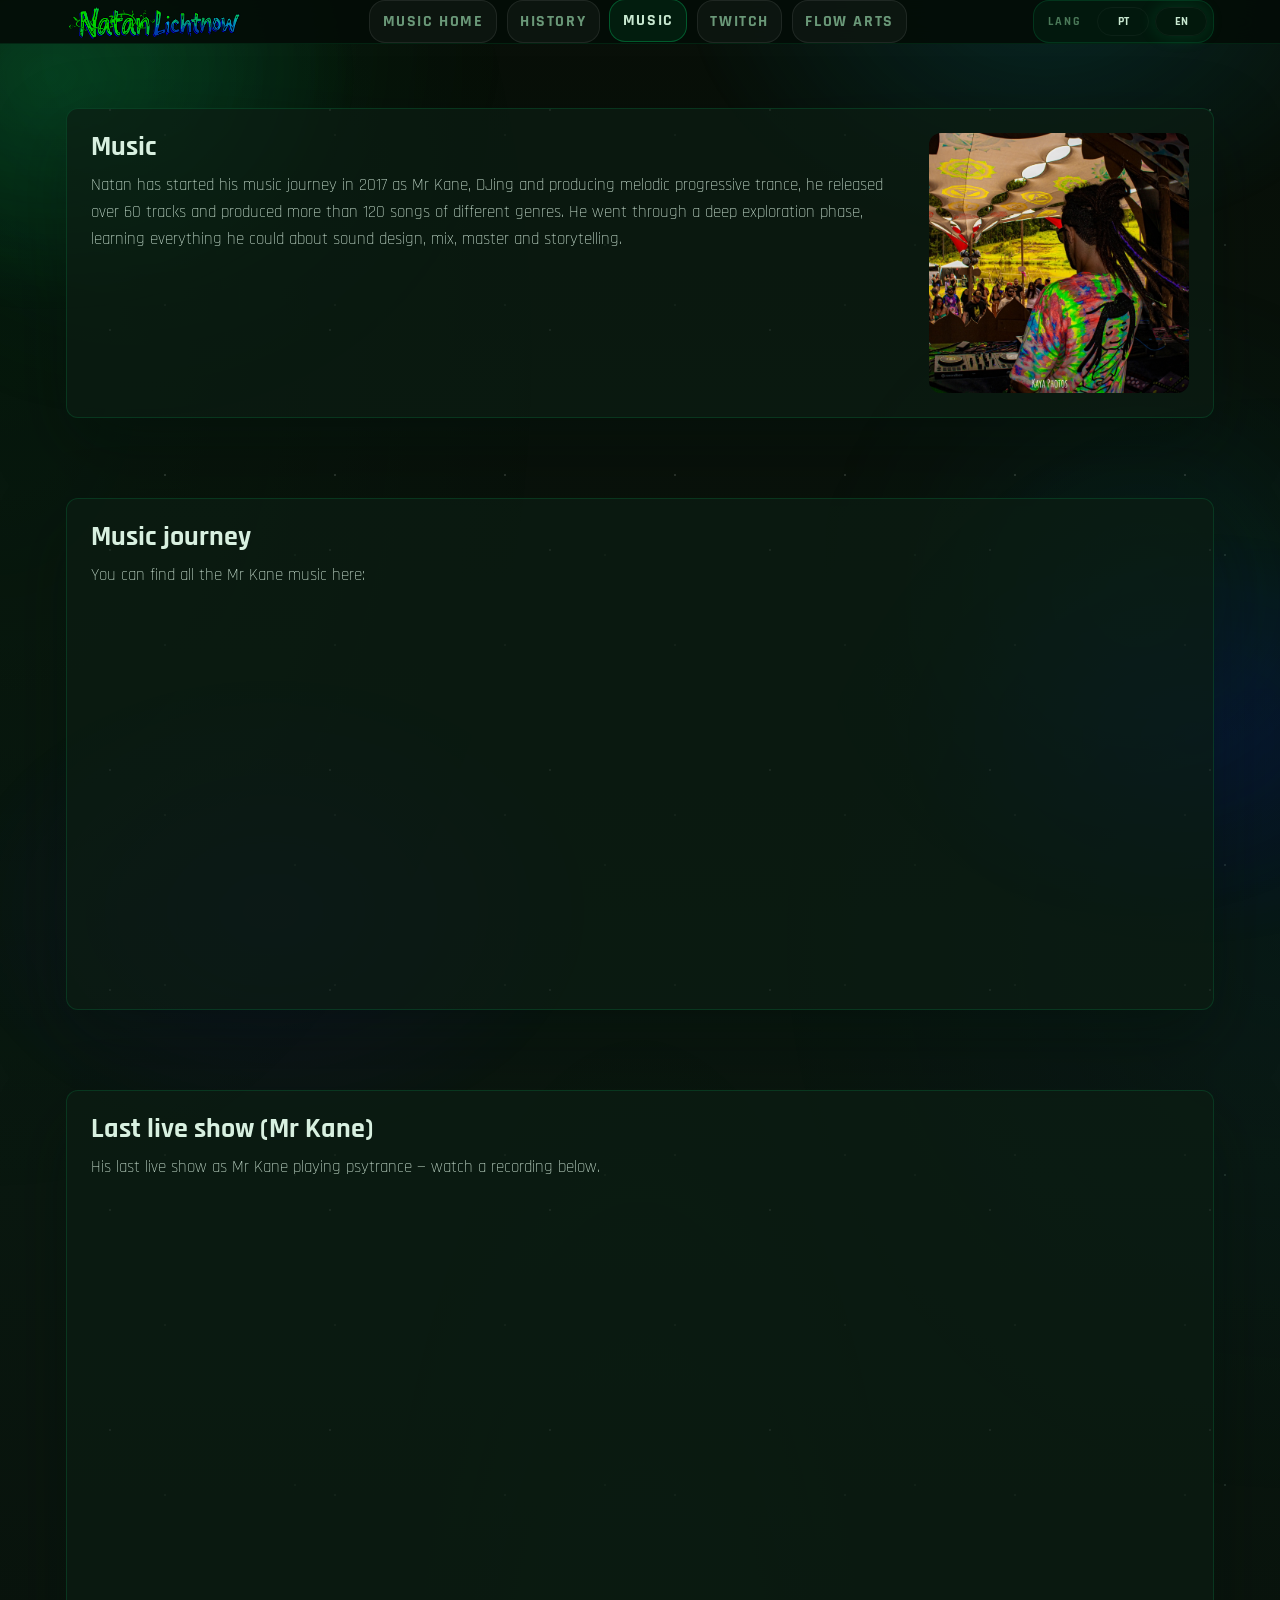
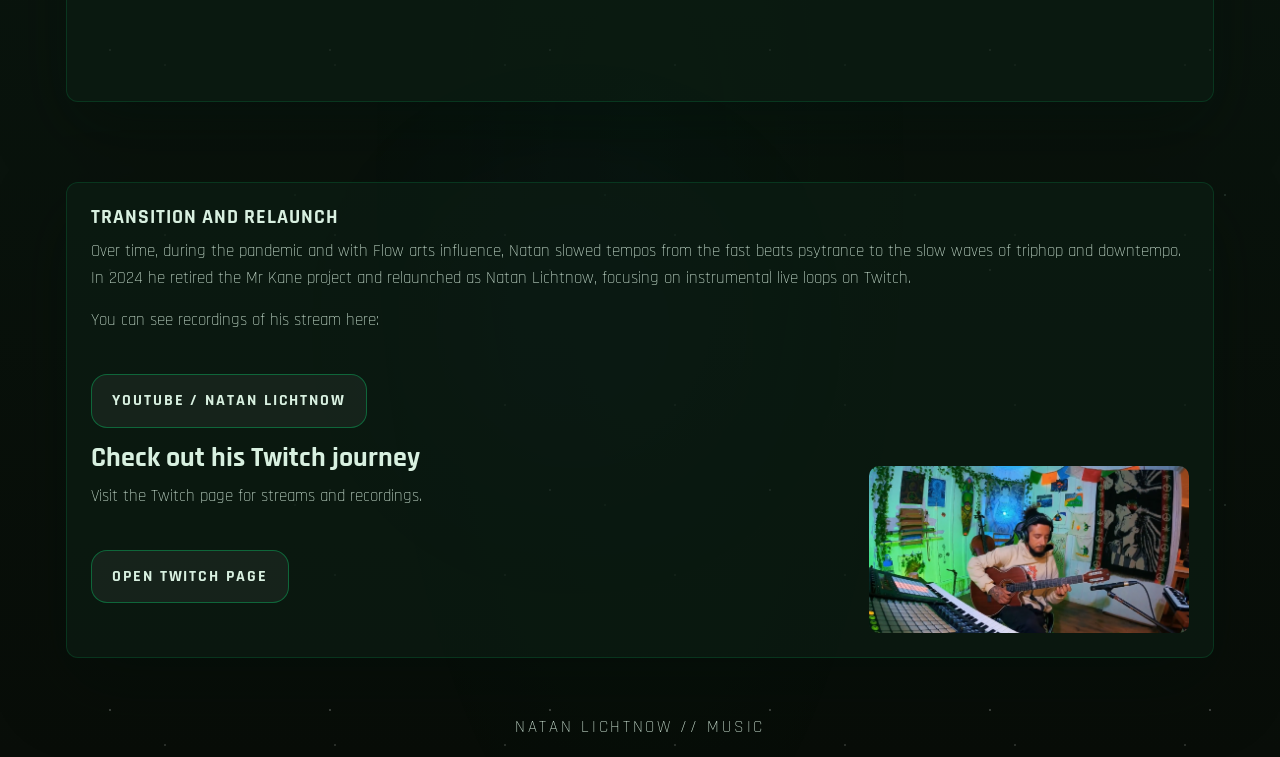
<file: music/music.html>
<!DOCTYPE html>
<html lang="en">
<head>
  <meta charset="UTF-8" />
  <meta name="viewport" content="width=device-width, initial-scale=1.0" />
  <title>Music | Natan Lichtnow</title>
  <link rel="icon" href="/img/icon.png" type="image/png">
  <link rel="preconnect" href="https://fonts.googleapis.com" />
  <link rel="preconnect" href="https://fonts.gstatic.com" crossorigin />
  <link href="https://fonts.googleapis.com/css2?family=Press+Start+2P&family=Orbitron:wght@400;700;900&family=Rajdhani:wght@300;400;600;700&display=swap" rel="stylesheet" />
  <link rel="stylesheet" href="../css/blocks/variables.css" />
  <link rel="stylesheet" href="../css/blocks/utilities.css" />
  <link rel="stylesheet" href="../css/blocks/layout.css" />
  <link rel="stylesheet" href="../css/blocks/topbar.css" />
  <link rel="stylesheet" href="../css/blocks/hero.css" />
  <link rel="stylesheet" href="../css/blocks/components.css" />
  <link rel="stylesheet" href="../css/blocks/music.css" />
  <link rel="stylesheet" href="../css/navbar.css" />
  <link rel="stylesheet" href="../css/music-music.css" />
  <link rel="stylesheet" href="../css/internal.css" />
 
</head>
<body>
  <div class="c-page c-page--music mh-page">
    <div class="music-bg-blob music-bg-blob--a" aria-hidden="true"></div>
    <div class="music-bg-blob music-bg-blob--b" aria-hidden="true"></div>
    <div class="music-bg-blob music-bg-blob--c" aria-hidden="true"></div>
    <div class="music-stars" aria-hidden="true"></div>
  <!-- TOP NAV -->
    <header class="c-topbar">
      <div class="c-shell c-topbar__inner">
        <button class="c-topbar__menu-toggle" type="button" aria-label="Open navigation" aria-expanded="false" aria-controls="primary-nav" data-i18n="menuToggleAriaLabel" data-i18n-attr="aria-label">
          <span class="c-topbar__menu-toggle-line" aria-hidden="true"></span>
          <span class="c-topbar__menu-toggle-line" aria-hidden="true"></span>
          <span class="c-topbar__menu-toggle-line" aria-hidden="true"></span>
        </button>
        <a class="c-topbar__brand" href="../index.html" aria-label="Natan Lichtnow home" data-i18n="brandAriaLabel" data-i18n-attr="aria-label">
          <img class="c-topbar__brand-logo" src="../img/logos/logohorizontal.png" alt="Natan Lichtnow" />
        </a>
        <nav class="c-topbar__nav" id="primary-nav" aria-label="Section navigation" data-i18n="primaryNavAriaLabel" data-i18n-attr="aria-label">
          <a class="c-topbar__link" href="index.html" data-i18n="navSectionHome">Music Home</a>
          <a class="c-topbar__link " href="history.html" data-i18n="navMusicExperience">History</a>
          <a class="c-topbar__link c-topbar__link--is-active" href="music.html" data-i18n="navMusic">Music</a>
          <a class="c-topbar__link" href="twitch-streaming.html" data-i18n="navTwitch">Twitch</a>
          <a class="c-topbar__link" href="flow-arts-experience.html" data-i18n="navFlowExperience">Flow Arts</a>
        </nav>
        <div class="c-language-switcher" aria-label="Language selector" data-i18n="languageSwitcherAriaLabel" data-i18n-attr="aria-label">
          <span class="c-language-switcher__label" data-i18n="languageLabel">LANG</span>
          <button class="c-language-switcher__option" type="button" data-lang="pt-BR">PT</button>
          <button class="c-language-switcher__option" type="button" data-lang="en">EN</button>
        </div>
      </div>
    </header>
    <div class="c-topbar__menu-overlay" aria-hidden="true"></div>

    <main class="c-shell">
      <section class="c-section">
        <div class="c-detail-panel">
          <div style="display:flex; gap:1rem; align-items:flex-start; flex-wrap:wrap;">
            <div style="flex:1; min-width:220px;">
              <h2 data-i18n="musicHeading">Music</h2>
              <p data-i18n="musicP1">Natan has started his music journey in 2017 as Mr Kane, DJing and producing melodic progressive trance, he produced and released over 60 tracks released and more than 120 produced, he went through a deep exploration phase, learning everything he could about sound design, mix, master and storytelling</p>
            </div>
            <img src="../img/music-arts/playin.jpg" alt="" data-i18n="playinAlt" data-i18n-attr="alt" style="width:260px; max-width:100%; border-radius:12px; object-fit:cover;" />
          </div>
        </div>
      </section>

      <section class="c-section">
        <div class="c-detail-panel">
          <div style="display:flex; gap:1rem; align-items:flex-start; flex-wrap:wrap;">
            <div style="flex:1; min-width:220px;">
              <h2 data-i18n="musicJourneyHeading">Music journey</h2>
              <p data-i18n="spotifyLabel">You can find all the Mr Kane music here:</p>
              <div class="c-spotify-embed" style="margin-top:0.6rem;">
                <iframe src="https://open.spotify.com/embed/artist/3Im2FjJJjCvcQY8A0BPph8" width="100%" height="380" frameborder="0" allowtransparency="true" allow="encrypted-media" style="border-radius:12px"></iframe>
              </div>
            </div>
            
          </div>
        </div>
      </section>

      <section class="c-section">
        <div class="c-detail-panel">
          <h2 data-i18n="liveShowHeading">Last live show (Mr Kane)</h2>
          <p data-i18n="liveShowPara">His last live show as Mr Kane playing psytrance — watch a recording below.</p>
          <div class="c-embed" style="max-width:900px; margin-top:1rem;">
            <iframe width="100%" height="480" src="https://www.youtube-nocookie.com/embed/SMM5aSxr3Gs" title="Natan Lichtnow - Last live show" allow="accelerometer; autoplay; clipboard-write; encrypted-media; gyroscope; picture-in-picture; web-share" referrerpolicy="strict-origin-when-cross-origin" allowfullscreen></iframe>
          </div>
        </div>
      </section>

      <section class="c-section">
        <div class="c-detail-layout">
          <div class="c-detail-panel">
            <h2 class="c-detail-panel__title" data-i18n="transitionTitle">Transition and relaunch</h2>
            <p data-i18n="transitionPara">Over time, during the pandemic and with the Flow arts influence, Natan slowed tempos from the fast beats of psytrance to the slow waves of triphop and downtempo. In 2024 he retired the Mr Kane project and relaunched as Natan Lichtnow, focusing on instrumental live loops on Twitch.</p>
            <!-- pt duplicate removed: use i18n translations via language switcher -->
            <p data-i18n="channelLabel">You can see recordings of his stream here:</p>
            <a class="c-button" href="https://www.youtube.com/@NatanLichtnow" target="_blank" rel="noopener" data-i18n="youtubeChannelButton">YouTube / Natan Lichtnow</a>

            <!-- Twitch preview moved here from the aside -->
              <div style="display:flex; gap:1rem; align-items:flex-start; flex-wrap:wrap; margin-top:1rem;">
                <div style="flex:1; min-width:220px;">
                  <h3 data-i18n="twitchHeading">Check out his Twitch journey</h3>
                  <p data-i18n="twitchPara">Visit the Twitch page for streams and recordings.</p>
                  <a class="c-button" href="twitch-streaming.html" data-i18n="twitchButton">Open Twitch page</a>
                </div>
                <img src="../img/music-arts/streaming.jpg" alt="" data-i18n="streamingAlt" data-i18n-attr="alt" style="width:320px; max-width:100%; border-radius:10px; display:block; align-self:flex-start; margin-top:1.4rem;" />
              </div>
          </div>
        </div>
      </section>

    </main>

    <footer class="c-page-footer c-shell"><p class="c-page-footer__text" data-i18n="footer">NATAN LICHTNOW // MUSIC</p></footer>
  </div>

  <script>
    window.NATAN_PAGE_TRANSLATIONS = {
      'pt-BR': {
        pageTitle: 'Música | Natan Lichtnow', 
        languageLabel: 'IDIOMA',
        navSectionHome: 'Início da Música',
        navMusic: 'Música',
        navMusicExperience: 'História', 
        navFlowExperience: 'Flow Arts', 
        navTwitch: 'Twitch', 
        musicHeading: 'Música', 
        musicP1: 'Natan iniciou sua jornada musical em 2017 como Mr Kane, atuando como DJ e produtor de progressivo melódico; lançou mais de 60 faixas e produziu mais de 120 músicas de diferentes gêneros. Passou por uma fase profunda de exploração, aprendendo sobre design de som, mixagem, masterização e narrativa.', 
        footer: 'NATAN LICHTNOW // MÚSICA',
        danghasAlt: 'Natan no danghai club',
        musicJourneyHeading: 'Jornada musical',
        spotifyLabel: 'Você pode encontrar todo o trabalho do Mr Kane aqui:',
        spotifyButton: 'Abrir no Spotify',
        playinAlt: 'Natan tocando ao vivo',
        liveShowHeading: 'Último show ao vivo (Mr Kane)',
        liveShowPara: 'Seu último show ao vivo como Mr Kane tocando psytrance — assista a gravação abaixo.',
        liveShowWatchButton: 'Assista à gravação no YouTube',
        transitionTitle: 'Transição e relançamento',
        transitionPara: 'Com o tempo, durante a pandemia e com a influência de Flow arts, Natan desacelerou os tempos das batidas rápidas do psytrance para as ondas lentas do triphop e downtempo. Em 2024, ele encerrou o projeto Mr Kane e relançou como Natan Lichtnow, focando em loops instrumentais ao vivo na Twitch.',
        channelLabel: 'Você pode ver gravações da sua stream aqui:',
        youtubeChannelButton: 'YouTube / Natan Lichtnow',
        twitchHeading: 'Confira sua jornada na Twitch',
        twitchPara: 'Visite a página Twitch para streams e gravações.',
        twitchButton: 'Abrir página da Twitch'
        ,streamingAlt: 'Miniatura da transmissão na Twitch'
      },
      en: {
        pageTitle: 'Music | Natan Lichtnow', 
        languageLabel: 'LANG', 
        navSectionHome: 'Music Home', 
        navMusic: 'Music', 
        navMusicExperience: 'History', 
        navFlowExperience: 'Flow Arts', 
        navTwitch: 'Twitch', 
        musicHeading: 'Music', 
        musicP1: 'Natan has started his music journey in 2017 as Mr Kane, DJing and producing melodic progressive trance, he released over 60 tracks and produced more than 120 songs of different genres. He went through a deep exploration phase, learning everything he could about sound design, mix, master and storytelling.', 
        footer: 'NATAN LICHTNOW // MUSIC',
        danghasAlt: 'Photo of Natan at Danghai club',
        musicJourneyHeading: 'Music journey',
        musicPara1: 'Natan started his music journey in 2017 as Mr Kane — DJing and producing melodic progressive trance. He released and produced many tracks while learning sound design, mixing, mastering and storytelling.',
        spotifyLabel: 'You can find all the Mr Kane music here:',
        spotifyButton: 'Open on Spotify',
        playinAlt: 'Natan playing live',
        liveShowHeading: 'Last live show (Mr Kane)',
        liveShowPara: 'His last live show as Mr Kane playing psytrance — watch a recording below.',
        liveShowWatchButton: 'Watch the recording on YouTube',
        transitionTitle: 'Transition and relaunch',
        transitionPara: 'Over time, during the pandemic and with Flow arts influence, Natan slowed tempos from the fast beats psytrance to the slow waves of triphop and downtempo. In 2024 he retired the Mr Kane project and relaunched as Natan Lichtnow, focusing on instrumental live loops on Twitch.',
        channelLabel: 'You can see recordings of his stream here:',
        youtubeChannelButton: 'YouTube / Natan Lichtnow',
        twitchHeading: 'Check out his Twitch journey',
        twitchPara: 'Visit the Twitch page for streams and recordings.',
        twitchButton: 'Open Twitch page',
        streamingAlt: 'Twitch streaming thumbnail'
      }
    };
  </script>
  <script src="../js/internal-pages.js"></script>
</body>
</html>
</file>
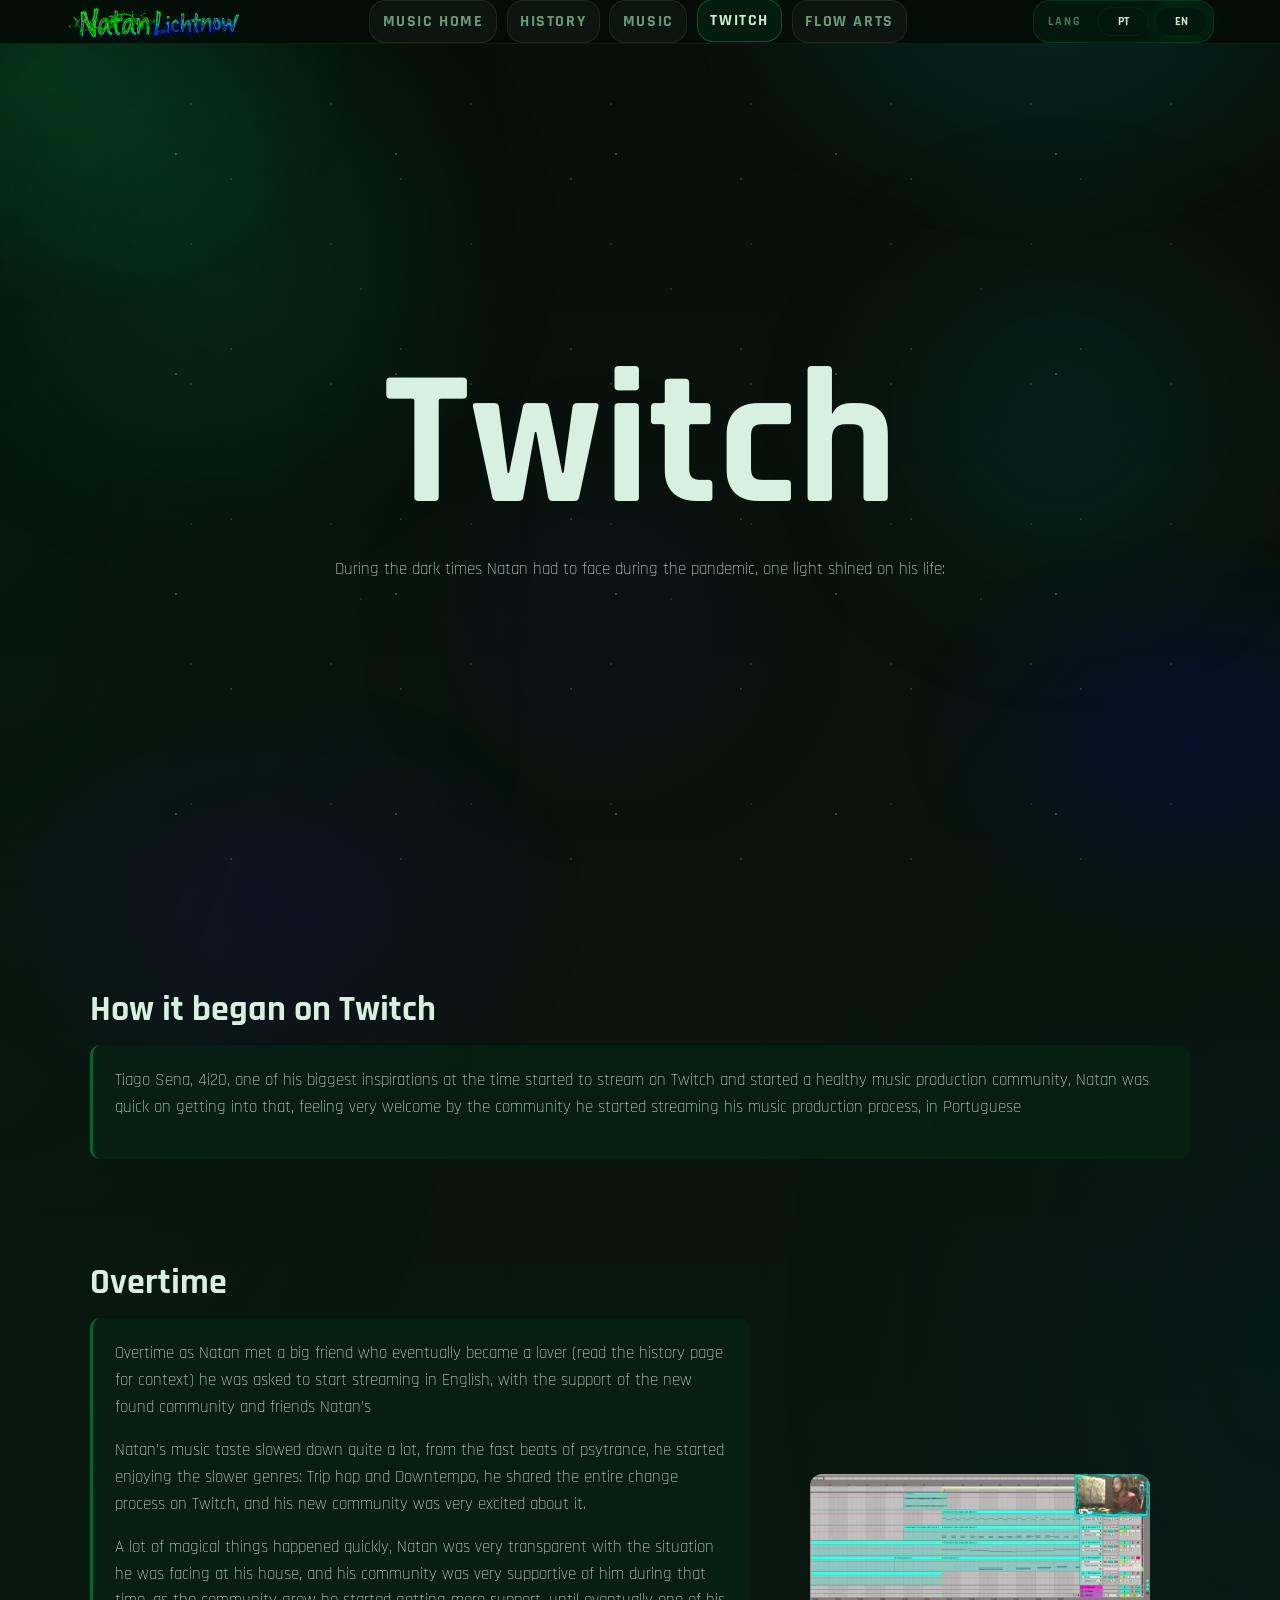
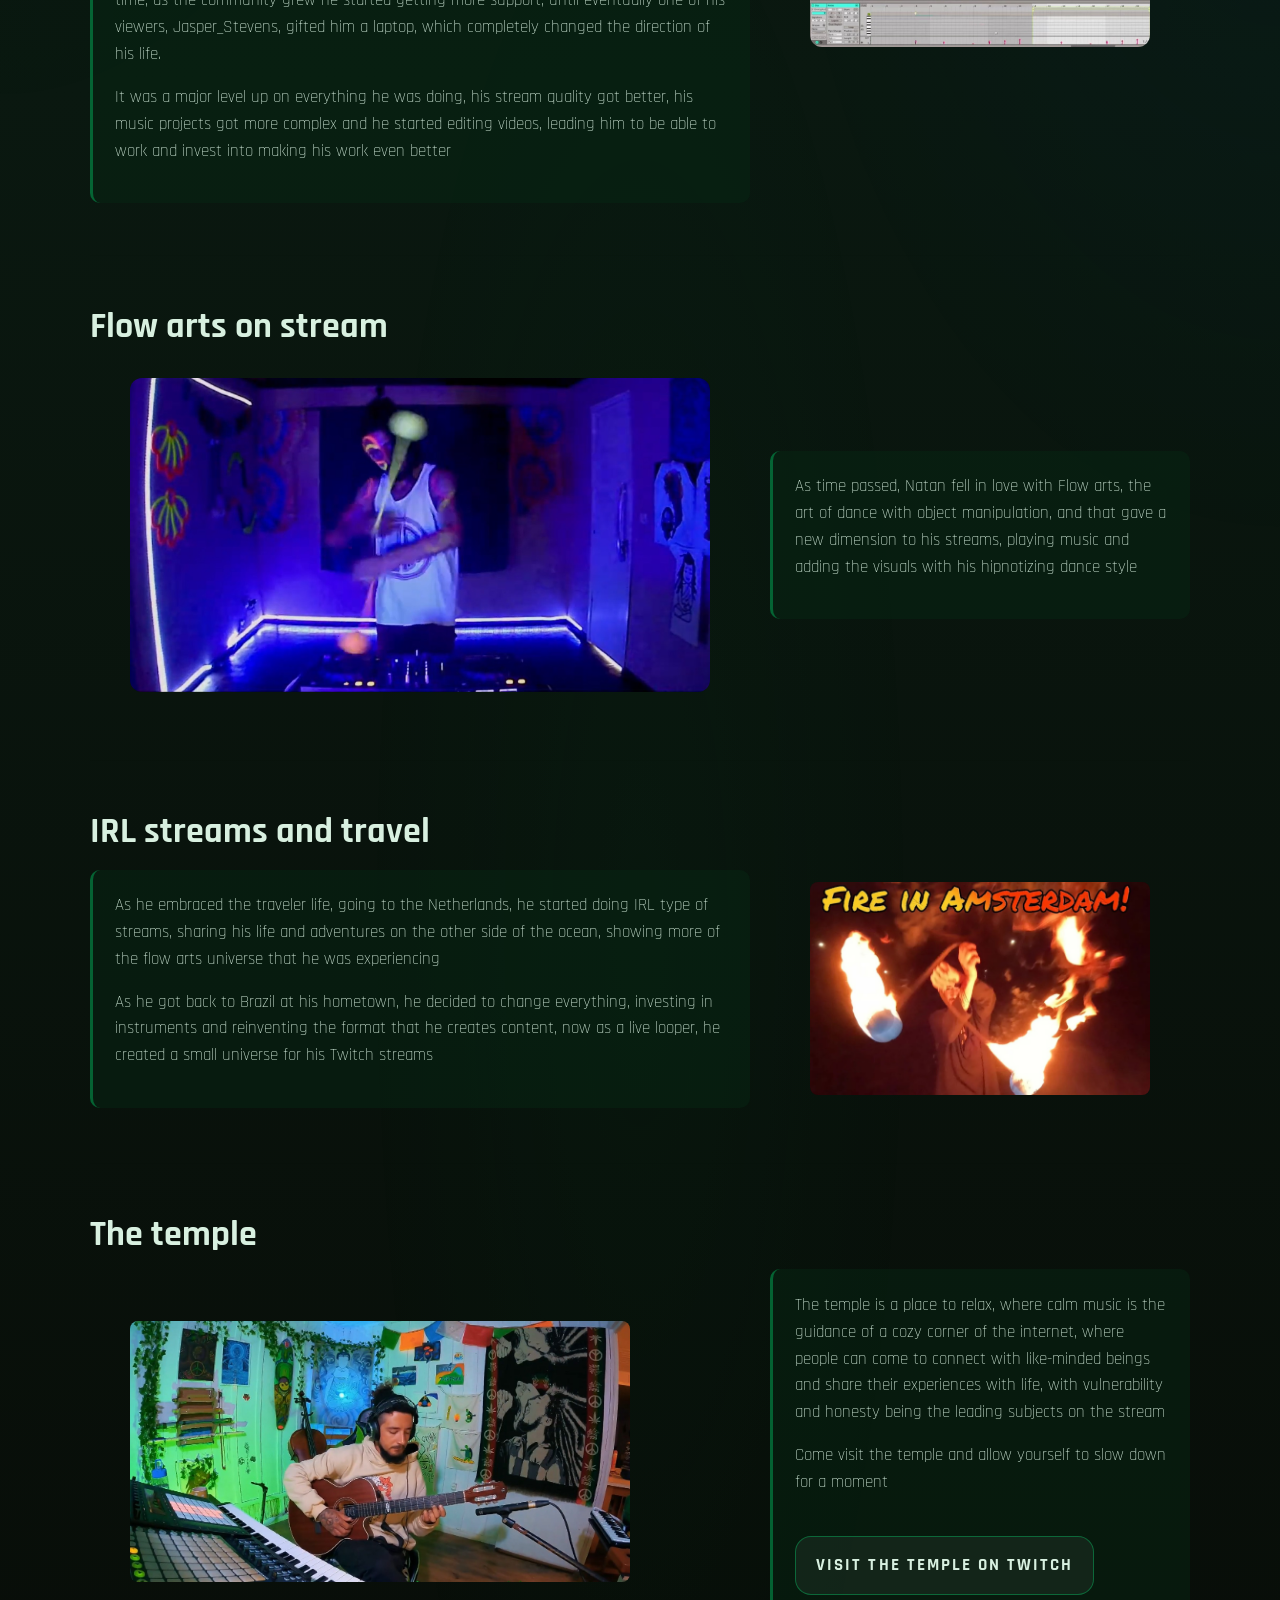
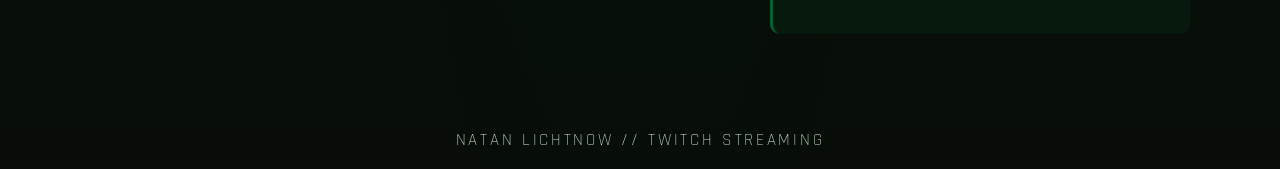
<file: music/twitch-streaming.html>
﻿<!DOCTYPE html>
<html lang="en">
<head>
  <meta charset="UTF-8" />
  <meta name="viewport" content="width=device-width, initial-scale=1.0" />
  <title>Twitch Streaming | Natan Lichtnow</title>
  <link rel="icon" href="/img/icon.png" type="image/png">
  <link rel="preconnect" href="https://fonts.googleapis.com" />
  <link rel="preconnect" href="https://fonts.gstatic.com" crossorigin />
  <link href="https://fonts.googleapis.com/css2?family=Press+Start+2P&family=Orbitron:wght@400;700;900&family=Rajdhani:wght@300;400;600;700&display=swap" rel="stylesheet" />
  <link rel="stylesheet" href="../css/blocks/variables.css" />
  <link rel="stylesheet" href="../css/blocks/utilities.css" />
  <link rel="stylesheet" href="../css/blocks/layout.css" />
  <link rel="stylesheet" href="../css/blocks/topbar.css" />
  <link rel="stylesheet" href="../css/blocks/hero.css" />
  <link rel="stylesheet" href="../css/blocks/components.css" />
  <link rel="stylesheet" href="../css/blocks/music.css" />
  <link rel="stylesheet" href="../css/navbar.css" />
  <link rel="stylesheet" href="../css/music-twitch-streaming.css" />
  <link rel="stylesheet" href="../css/internal.css" />
</head>
<body>
  <div class="c-page c-page--music mh-page">
      <!-- TOP NAV -->
    <header class="c-topbar">
      <div class="c-shell c-topbar__inner">
        <button class="c-topbar__menu-toggle" type="button" aria-label="Open navigation" aria-expanded="false" aria-controls="primary-nav" data-i18n="menuToggleAriaLabel" data-i18n-attr="aria-label">
          <span class="c-topbar__menu-toggle-line" aria-hidden="true"></span>
          <span class="c-topbar__menu-toggle-line" aria-hidden="true"></span>
          <span class="c-topbar__menu-toggle-line" aria-hidden="true"></span>
        </button>
        <a class="c-topbar__brand" href="../index.html" aria-label="Natan Lichtnow home" data-i18n="brandAriaLabel" data-i18n-attr="aria-label">
          <img class="c-topbar__brand-logo" src="../img/logos/logohorizontal.png" alt="Natan Lichtnow" />
        </a>
        <nav class="c-topbar__nav" id="primary-nav" aria-label="Section navigation" data-i18n="primaryNavAriaLabel" data-i18n-attr="aria-label">
          <a class="c-topbar__link" href="index.html" data-i18n="navSectionHome">Music Home</a>
          <a class="c-topbar__link" href="history.html" data-i18n="navMusicExperience">History</a>
          <a class="c-topbar__link " href="music.html" data-i18n="navMusic">Music</a>
          <a class="c-topbar__link c-topbar__link--is-active" href="twitch-streaming.html" data-i18n="navTwitch">Twitch</a>
          <a class="c-topbar__link" href="flow-arts-experience.html" data-i18n="navFlowExperience">Flow Arts</a>
        </nav>
        <div class="c-language-switcher" aria-label="Language selector" data-i18n="languageSwitcherAriaLabel" data-i18n-attr="aria-label">
          <span class="c-language-switcher__label" data-i18n="languageLabel">LANG</span>
          <button class="c-language-switcher__option" type="button" data-lang="pt-BR">PT</button>
          <button class="c-language-switcher__option" type="button" data-lang="en">EN</button>
        </div>
      </div>
    </header>
     
    <div class="c-topbar__menu-overlay" aria-hidden="true"></div>
    <main class="c-shell">
      <section class="mh-hero mh-hero--flow">
        <div class="mh-hero__blob mh-hero__blob--1" aria-hidden="true"></div>
        <div class="mh-hero__blob mh-hero__blob--2" aria-hidden="true"></div>
        <div class="mh-hero__blob mh-hero__blob--3" aria-hidden="true"></div>
        <div class="mh-hero__stars" aria-hidden="true"></div>
        <div class="mh-hero__inner">
          <div class="mh-hero__copy">
            <h1 class="mh-title" data-i18n="heroTitle">Twitch & Live Looping</h1>
            <p class="mh-lead" data-i18n="heroLead">A cozy corner of the internet where music, experiments and flow arts meet in live performance.</p>
            <div style="margin-top:1rem">

            </div>
          </div>
        </div>

        <!-- Scroll cue moved to hero root for consistent placement -->
        <div class="mh-hero__scroll" aria-hidden="false">
          <a class="mh-hero__scroll-link" href="#intro" data-i18n="music.ctaScroll" data-i18n-attr="aria-label" aria-label="Scroll down">
            <svg class="mh-hero__scroll-icon" width="32" height="32" viewBox="0 0 24 24" fill="none" xmlns="http://www.w3.org/2000/svg" aria-hidden="true">
              <path d="M12 5v14" stroke="currentColor" stroke-width="1.6" stroke-linecap="round" stroke-linejoin="round" opacity="0.15"/>
              <path d="M7 10l5 5 5-5" stroke="currentColor" stroke-width="1.6" stroke-linecap="round" stroke-linejoin="round"/>
            </svg>
            <span class="mh-hero__scroll-text">Scroll</span>
          </a>
        </div>
        <!-- hero image removed per request -->
      </section>

      <section class="mh-chapters">
        <article class="mh-chapter" id="intro">
          
          <h2 class="mh-chapter__title" data-i18n="introTitle">How it began on Twitch</h2>
          <div class="mh-text">
            <p data-i18n="intro_p1">During dark times in the pandemic, Tiago Sena (4i20) and the music production community on Twitch welcomed Natan and helped him start streaming his process in Portuguese.</p>
            
          </div>
        </article>

        <article class="mh-chapter">
        
          <h2 class="mh-chapter__title" data-i18n="giftTitle">Community support and a life-changing gift</h2>
          <div class="mh-split">
            <div class="mh-split__text">
              <p data-i18n="gift_p1">Overtime as Natan met a big friend who eventually became a lover (read the history page for context) with the support of the new found community and friends, Natan was asked to start streaming in English, he decided to go through his shyness and face that challenge.  </p>
              <p data-i18n="gift_p2">Natan's music taste slowed down quite a lot, from the fast beats of psytrance, he started enjoying the slower genres: Trip hop and Downtempo, he shared the entire change process on Twitch, and his new community was very excited about it.</p>
              <p data-i18n="gift_p3">A lot of magical things happened quickly, Natan was very transparent with the situation he was facing at his house, and his community was very supportive of him during that time, as the community grew he started getting more support, until eventually one of his viewers, Jasper_Stevens, gifted him a laptop, which completely changed the direction of his life.</p>
              <p data-i18n="gift_p4">It was a major level up on everything he was doing, his stream quality got better, his music projects got more complex and he started editing videos, leading him to be able to work and invest into making his work even better</p>
            </div>
            <figure class="mh-split__media">
              <img src="../img/music-arts/streamstart.jpg" alt="" data-i18n-attr="alt" data-i18n="giftImageAlt" />
             
            </figure>
          </div>
        </article>

        <article class="mh-chapter">
         
          <h2 class="mh-chapter__title" data-i18n="flowTitle">Flow arts on stream</h2>
          <div class="mh-split mh-split--img-left">
            <figure class="mh-split__media">
              <img class="mh-img" src="../img/music-arts/flowstart.jpg" alt="" data-i18n-attr="alt" data-i18n="flowImageAlt" />
              
            </figure>
            <div class="mh-split__text">
              <p data-i18n="flow_p1">As time passed, Natan fell in love with Flow arts, the art of dance with object manipulation, and that gave a new dimension to his streams, playing music and adding the visuals with his hipnotizing dance style.</p>
            </div>
          </div>
        </article>

        <article class="mh-chapter" id="irl">
          
          <h2 class="mh-chapter__title" data-i18n="irlTitle">IRL streams and travel</h2>
          <div class="mh-split mh-split--img-right">
            <div class="mh-split__text">
              <p data-i18n="irl_p1">As he embraced the traveler life, going to the Netherlands, he started doing IRL type of streams, sharing his life and adventures on the other side of the ocean, showing more of the flow arts universe that he was experiencing</p>
              <p data-i18n="irl_p2">As he got back to Brazil at his hometown, he decided to change everything, investing in instruments and reinventing the format that he creates content, now as a live looper, he created a small universe for his Twitch stream</p>
            </div>
            <figure class="mh-split__media" aria-hidden="true">
              <img src="../img/music-arts/irlstream.jpg" alt="" data-i18n-attr="alt" data-i18n="irlImageAlt" style="width:500px; max-width:100%; height:auto; border-radius:8px; display:block;" />
            </figure>
          </div>
        </article>

        <article class="mh-chapter mh-chapter--dark" id="temple">
          
          <h2 class="mh-chapter__title" data-i18n="templeTitle">A cozy corner for slowing down</h2>
          <div class="mh-split mh-split--img-left">
            <figure class="mh-split__media" aria-hidden="true">
              <img src="../img/music-arts/streaming.jpg" alt="" data-i18n-attr="alt" data-i18n="streamingAlt" style="width:500px; max-width:100%; height:auto; border-radius:8px; display:block;" />
            </figure>
            <div class="mh-split__text">
              <p data-i18n="temple_p1">The temple is a place to relax, where calm music is the guidance of a cozy corner of the internet, where people can come to connect with like-minded beings and share their experiences with life, with vulnerability and honesty being the leading subjects on the stream</p>
              <p data-i18n="temple_p2">Come visit the Temple and allow yourself to slow down for a moment.</p>
              <p><a class="c-button" href="https://twitch.tv/natanlichtnowmusic" target="_blank" rel="noopener noreferrer" data-i18n="templeButton">Visit the Temple on Twitch</a></p>
            </div>
          </div>
        </article>
      </section>
    </main>
    <footer class="c-page-footer c-shell"><p class="c-page-footer__text" data-i18n="footer">NATAN LICHTNOW // TWITCH STREAMING</p></footer>
  </div>
  <script>
    window.NATAN_PAGE_TRANSLATIONS = {
      'pt-BR': {
        pageTitle: 'Twitch & Live Looping | Natan Lichtnow',
        brand: 'Natan Lichtnow',
        languageLabel: 'IDIOMA',
        navSectionHome: 'Início da Música',
        navMusic: 'Música',
        navMusicExperience: 'História',
        navFlowExperience: 'Flow Arts',
        navTwitch: 'Twitch',
        eyebrow: 'Canal ao vivo',
        heroTitle: 'Twitch',
        heroLead: 'Durante os tempos difíceis que Natan enfrentou durante a pandemia, uma luz brilhou em sua vida:',

        'music.ctaScroll': 'Role para baixo',

        heroImageAlt: 'Início da transmissão',
        giftImageAlt: 'Configuração da transmissão',
        flowImageAlt: 'Início do flow',

       
        introTitle: 'Como começou no Twitch',
        intro_p1: 'Tiago Sena, 4i20, uma de suas maiores inspirações na época, começou a transmitir no Twitch e criou uma comunidade saudável de produção musical. Natan entrou rapidamente nesse universo, sentindo-se muito bem-vindo pela comunidade, e começou a transmitir seu processo de produção musical em português.',
        intro_p2: '',

        
        giftTitle: 'Virada',
        gift_p1: 'Com o tempo, Natan conheceu uma grande amiga que eventualmente se tornou sua amante (leia a página de história para contexto), com o apoio da nova comunidade e novos amigos, foi intimado a fazer streams em inglês, decidiu encarar sua timidez e aceitar o desafio. ',
        gift_p2: 'O gosto musical de Natan desacelerou bastante: dos ritmos rápidos do psytrance, ele passou a apreciar gêneros mais lentos como trip hop e downtempo, e compartilhou todo esse processo de mudança na Twitch, sua nova comunidade ficou muito empolgada com isso.',
        gift_p3: 'Muitas coisas mágicas aconteceram rapidamente, Natan sempre foi muito transparente sobre a situação que enfrentava em sua casa, e sua comunidade foi bastante solidária durante esse período, conforme a comunidade cresceu, ele passou a receber mais apoio, até que, eventualmente, um de seus espectadores, Jasper_Stevens, lhe presenteou um laptop, o que mudou completamente a direção de sua vida.',
        gift_p4: 'Foi um grande salto em tudo que ele estava fazendo: a qualidade de suas transmissões melhorou, seus projetos musicais ficaram mais complexos e ele passou a editar vídeos, o que lhe permitiu trabalhar e investir mais em seu trabalho.',
       
        flowTitle: 'Flow arts nas transmissões',
        flow_p1: 'Com o tempo, Natan se apaixonou por Flow arts, a arte da dança com manipulação de objetos, o que acabou repaginando tudo que fazia, começou a fazer lives de DJsets + flow, tocando música e adicionando visuais com seu estilo hipnotizante.',

       
        irlTitle: 'Transmissões IRL e viagens',
        irl_p1: 'Ao abraçar a vida de viajante, indo para a Holanda, ele passou a fazer transmissões IRL, compartilhando sua vida e aventuras do outro lado do oceano, mostrando mais do universo do flow arts que vinha experienciando.',
        irl_p2: 'Ao retornar ao Brasil, para sua cidade natal, decidiu mudar tudo: investir em instrumentos e reinventar o formato de criação de conteúdo. Agora, como live looper, criou um pequeno universo para suas transmissões no Twitch.',
        irlImageAlt: 'Transmissão IRL',

       
        templeTitle: 'O Templo',
        temple_p1: 'O Templo é um lugar para relaxar, onde a música calma cria um canto aconchegante da internet. As transmissões enfatizam vulnerabilidade, honestidade e experiência compartilhada.',
        temple_p2: 'Visite o Templo e permita-se desacelerar por um momento.',
        templeButton: 'Visite o Templo na Twitch',

        streamingAlt: 'Miniatura da transmissão',

        footer: 'NATAN LICHTNOW // TWITCH STREAMING'
      },
      en: {
        pageTitle: 'Twitch & Live Looping | Natan Lichtnow',
        brand: 'Natan Lichtnow',
        languageLabel: 'LANG',
        navSectionHome: 'Music Home',
        navMusic: 'Music',
        navMusicExperience: 'History',
        navFlowExperience: 'Flow Arts',
        navTwitch: 'Twitch',
        eyebrow: 'Live channel',
        heroTitle: 'Twitch',
        heroLead: 'During the dark times Natan had to face during the pandemic, one light shined on his life:',

        'music.ctaScroll': 'Scroll down',

        heroImageAlt: 'Stream start',
        giftImageAlt: 'Stream setup',
        flowImageAlt: 'Flow start',

      
        introTitle: 'How it began on Twitch',
        intro_p1: 'Tiago Sena, 4i20, one of his biggest inspirations at the time started to stream on Twitch and started a healthy music production community, Natan was quick on getting into that, feeling very welcome by the community he started streaming his music production process, in Portuguese',
    

       
        giftTitle: 'Overtime',
        gift_p1: 'Overtime as Natan met a big friend who eventually became a lover (read the history page for context) he was asked to start streaming in English, with the support of the new found community and friends\n\nNatan\'s ',
        gift_p2: 'Natan\'s music taste slowed down quite a lot, from the fast beats of psytrance, he started enjoying the slower genres: Trip hop and Downtempo, he shared the entire change process on Twitch, and his new community was very excited about it.',
        gift_p3: 'A lot of magical things happened quickly, Natan was very transparent with the situation he was facing at his house, and his community was very supportive of him during that time, as the community grew he started getting more support, until eventually one of his viewers, Jasper_Stevens, gifted him a laptop, which completely changed the direction of his life.',
        gift_p4: 'It was a major level up on everything he was doing, his stream quality got better, his music projects got more complex and he started editing videos, leading him to be able to work and invest into making his work even better',

       
        flowTitle: 'Flow arts on stream',
        flow_p1: 'As time passed, Natan fell in love with Flow arts, the art of dance with object manipulation, and that gave a new dimension to his streams, playing music and adding the visuals with his hipnotizing dance style  ',
      

     
        irlTitle: 'IRL streams and travel',
        irl_p1: 'As he embraced the traveler life, going to the Netherlands, he started doing IRL type of streams, sharing his life and adventures on the other side of the ocean, showing more of the flow arts universe that he was experiencing',
        irl_p2: 'As he got back to Brazil at his hometown, he decided to change everything, investing in instruments and reinventing the format that he creates content, now as a live looper, he created a small universe for his Twitch streams',

       
        templeTitle: 'The temple',
        temple_p1: 'The temple is a place to relax, where calm music is the guidance of a cozy corner of the internet, where people can come to connect with like-minded beings and share their experiences with life, with vulnerability and honesty being the leading subjects on the stream',
        temple_p2: 'Come visit the temple and allow yourself to slow down for a moment',
        templeButton: 'Visit the Temple on Twitch',
      
        streamingAlt: 'Streaming thumbnail',

        footer: 'NATAN LICHTNOW // TWITCH STREAMING'
      }
    };
  </script>
  <script>
    (function(){
      var cue = document.querySelector('.mh-hero__scroll');
      if(!cue) return;
      var hiddenClass = 'mh-hero__scroll--hidden';
      function hideCue(){ cue.classList.add(hiddenClass); }
      function onScroll(){ if(window.scrollY > 20){ hideCue(); window.removeEventListener('scroll', onScroll); } }
      window.addEventListener('scroll', onScroll, { passive: true });
      cue.addEventListener('click', function(){ hideCue(); });
      if(window.scrollY > 20) hideCue();
    })();
  </script>
  <script src="../js/internal-pages.js"></script>


</body>
</html>
</file>
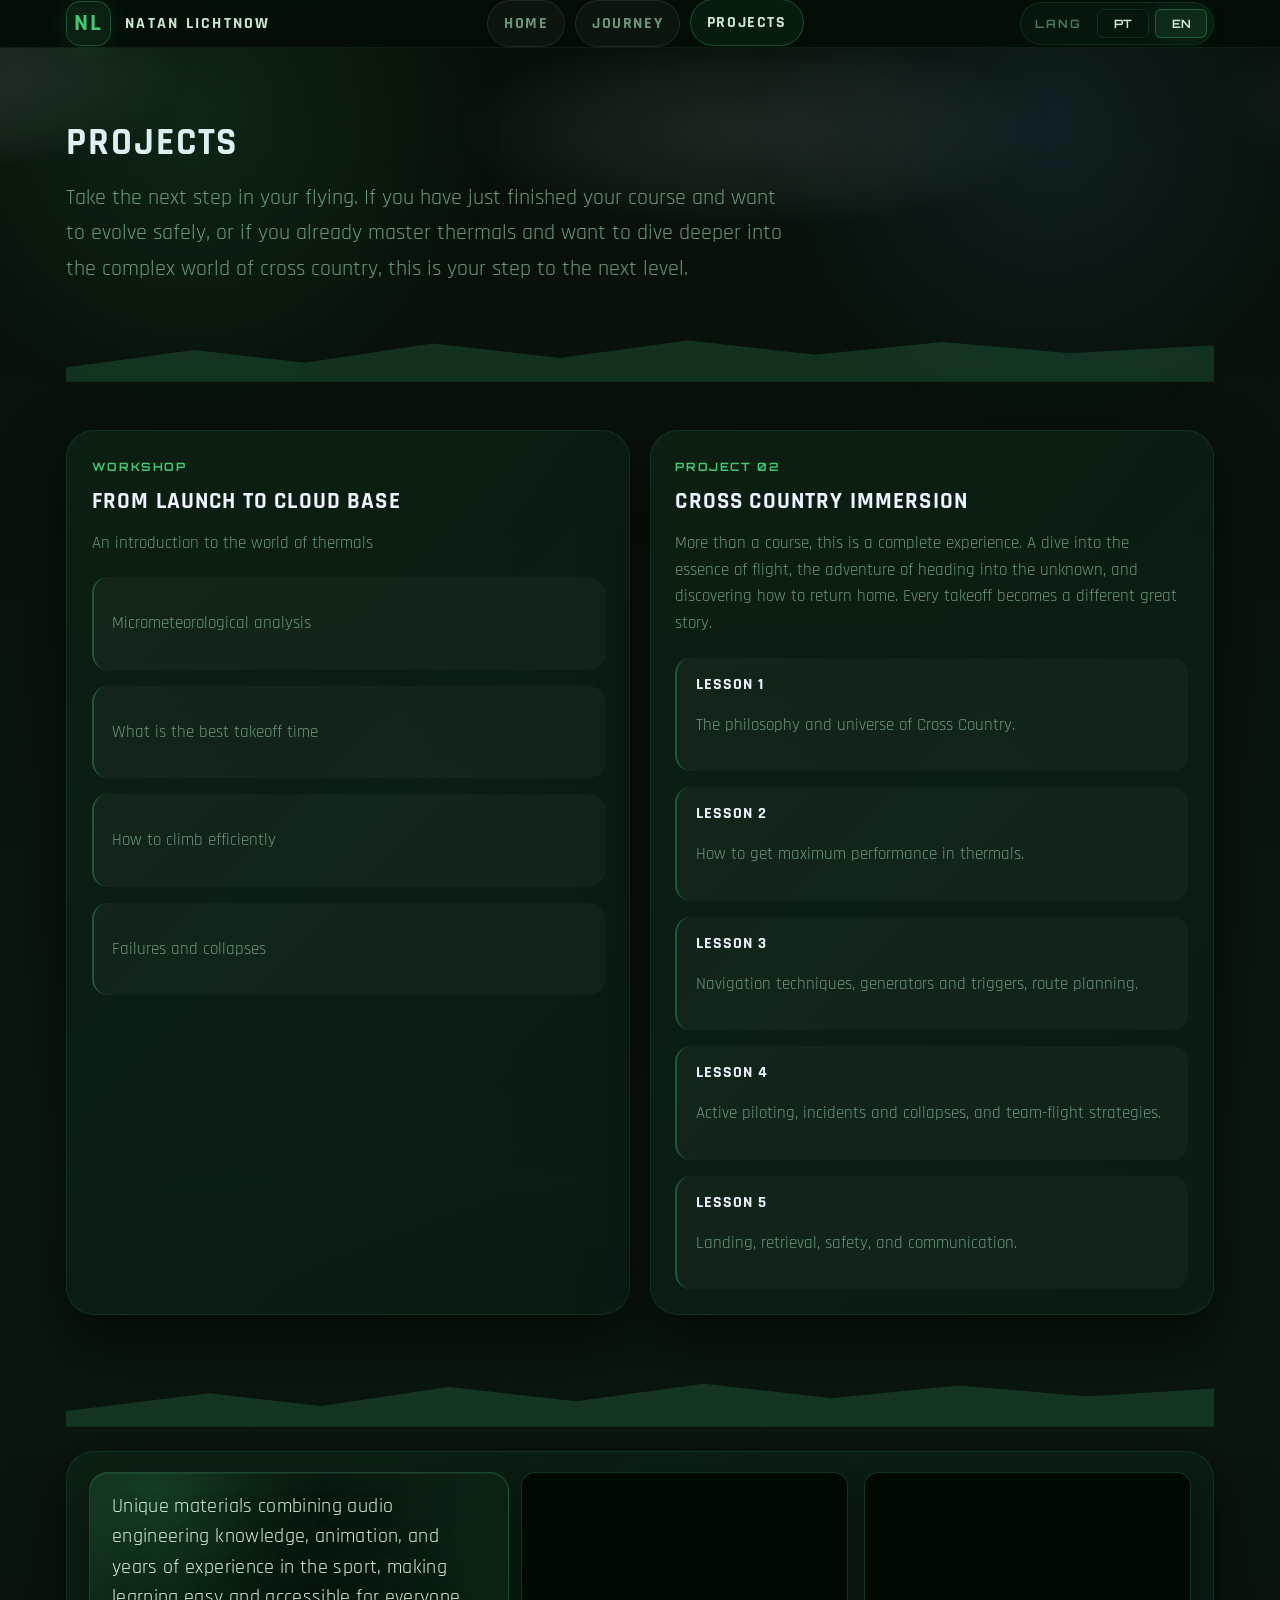
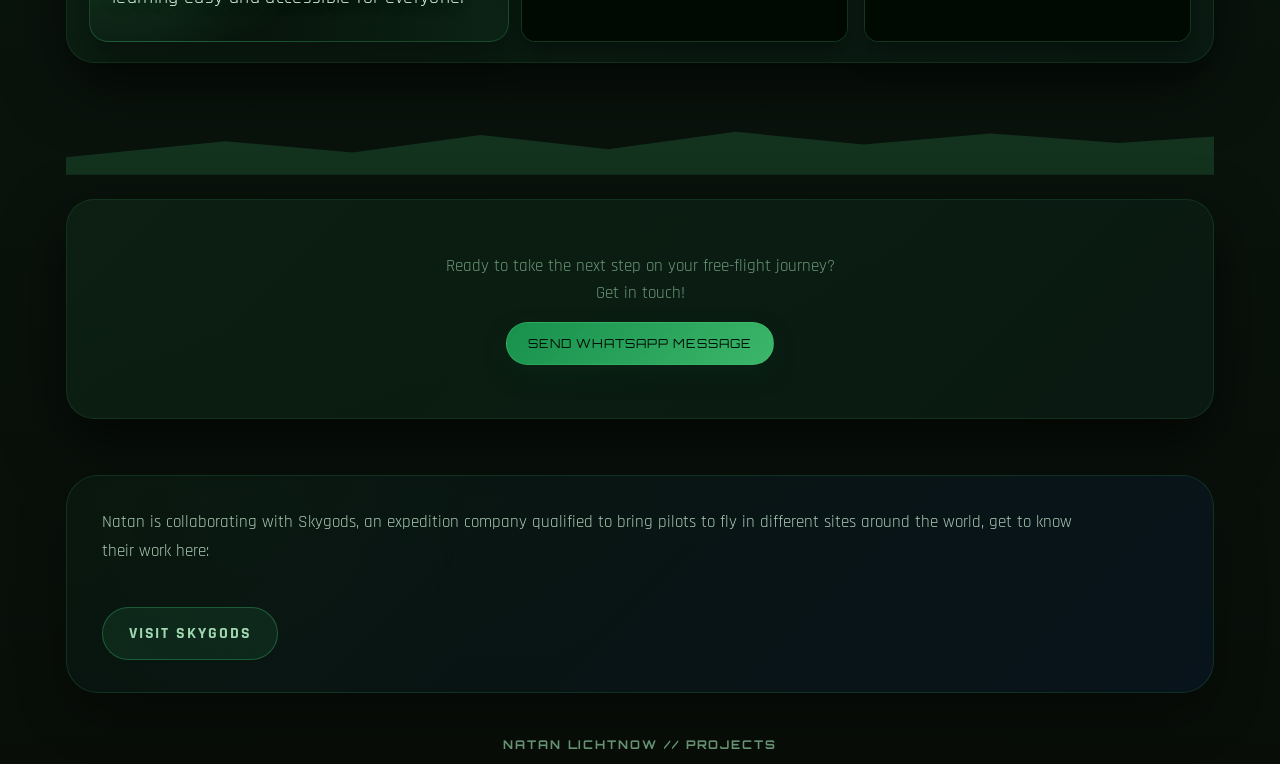
<file: paraglider/projects.html>
<!DOCTYPE html>
<html lang="en">
<head>
  <meta charset="UTF-8" />
  <meta name="viewport" content="width=device-width, initial-scale=1.0" />
   <title>Projects | Natan Lichtnow</title>
  <link rel="icon" href="/img/icon.png" type="image/png">
  <link rel="preconnect" href="https://fonts.googleapis.com" />
  <link rel="preconnect" href="https://fonts.gstatic.com" crossorigin />
  <link href="https://fonts.googleapis.com/css2?family=Press+Start+2P&family=Orbitron:wght@400;700;900&family=Rajdhani:wght@300;400;600;700&display=swap" rel="stylesheet" />
  <link rel="stylesheet" href="../css/internal.css" />
  <link rel="stylesheet" href="../css/navbar.css" />
  <link rel="stylesheet" href="../css/blocks/topbar.css" />
  <link rel="stylesheet" href="../css/paraglider-projects.css" />

</head>
<body>
  <div class="c-page c-page--journey">
    <header class="c-topbar">
      <div class="c-shell c-topbar__inner">
        <button class="c-topbar__menu-toggle" type="button" aria-label="Open navigation" aria-expanded="false" aria-controls="primary-nav" data-i18n="menuToggleAriaLabel" data-i18n-attr="aria-label">
          <span class="c-topbar__menu-toggle-line" aria-hidden="true"></span>
          <span class="c-topbar__menu-toggle-line" aria-hidden="true"></span>
          <span class="c-topbar__menu-toggle-line" aria-hidden="true"></span>
        </button>

        <a class="c-topbar__brand" href="../index.html" aria-label="Natan Lichtnow home" data-i18n="brandAriaLabel" data-i18n-attr="aria-label">
          <span class="c-topbar__brand-mark">NL</span>
          <span data-i18n="brand">Natan Lichtnow</span>
        </a>

        <nav class="c-topbar__nav" id="primary-nav" aria-label="Primary navigation" data-i18n="primaryNavAriaLabel" data-i18n-attr="aria-label">
          <a class="c-topbar__link" href="index.html" data-i18n="navHome">Home</a>
          <a class="c-topbar__link" href="journey.html" data-i18n="navStory">Journey</a>
          <a class="c-topbar__link c-topbar__link--is-active" href="projects.html" data-i18n="navProjects">Projects</a>
        </nav>

        <div class="c-language-switcher" aria-label="Language selector" data-i18n="languageSwitcherAriaLabel" data-i18n-attr="aria-label">
          <span class="c-language-switcher__label" data-i18n="languageLabel">LANG</span>
          <button class="c-language-switcher__option" type="button" data-lang="pt-BR">PT</button>
          <button class="c-language-switcher__option" type="button" data-lang="en">EN</button>
        </div>
      </div>
    </header>
    <div class="c-topbar__menu-overlay" aria-hidden="true"></div>
    <main class="c-shell">
      <section class="c-hero">
     
        <h1 class="c-hero__title" data-i18n="heroTitle">Projects</h1>
        <p class="c-hero__lead" data-i18n="heroLead">Take the next step in your flying. If you have just finished your course and want to evolve safely, or if you already master thermals and want to dive deeper into the complex world of cross country, this is your step to the next level.</p>
      </section>

      <div class="c-mountain-divider" aria-hidden="true">
        <svg xmlns="http://www.w3.org/2000/svg" viewBox="0 0 1440 60" preserveAspectRatio="none">
          <path d="M0,42 L160,20 L300,36 L460,12 L620,30 L780,8 L940,26 L1100,10 L1260,24 L1440,14 L1440,60 L0,60 Z" fill="#42c874"/>
        </svg>
      </div>

      <section class="c-section">
        <div class="c-project-grid">
          <article class="c-project-card">
            <span class="c-project-card__meta" data-i18n="cardOneMeta">Workshop</span>
            <h2 class="c-project-card__title" data-i18n="cardOneTitle">From Launch to Cloud Base</h2>
            <p class="c-project-card__text" data-i18n="cardOneText">An introduction to the world of thermals.</p>
            <ul class="c-list">
              <li class="c-list__item"><p class="c-list__text" data-i18n="cardOneBulletOne">Analise micrometeorologica</p></li>
              <li class="c-list__item"><p class="c-list__text" data-i18n="cardOneBulletTwo">Qual o melhor horario de decolar</p></li>
              <li class="c-list__item"><p class="c-list__text" data-i18n="cardOneBulletThree">Como subir com eficiencia</p></li>
              <li class="c-list__item"><p class="c-list__text" data-i18n="cardOneBulletFour">Panes e colapsos</p></li>
            </ul>
          </article>

          <article class="c-project-card">
            <span class="c-project-card__meta" data-i18n="cardTwoMeta">Project 02</span>
            <h2 class="c-project-card__title" data-i18n="cardTwoTitle">Cross Country Immersion</h2>
            <p class="c-project-card__text" data-i18n="cardTwoText">More than a course, this is a complete experience. A dive into the essence of flight, the adventure of heading into the unknown, and discovering how to return home. Every takeoff becomes a different great story.</p>
            <ul class="c-list">
              <li class="c-list__item"><h3 class="c-list__title" data-i18n="cardTwoLessonOneTitle">Lesson 1</h3><p class="c-list__text" data-i18n="cardTwoLessonOneText">The philosophy and universe of Cross Country.</p></li>
              <li class="c-list__item"><h3 class="c-list__title" data-i18n="cardTwoLessonTwoTitle">Lesson 2</h3><p class="c-list__text" data-i18n="cardTwoLessonTwoText">How to get maximum performance in thermals.</p></li>
              <li class="c-list__item"><h3 class="c-list__title" data-i18n="cardTwoLessonThreeTitle">Lesson 3</h3><p class="c-list__text" data-i18n="cardTwoLessonThreeText">Navigation techniques, generators and triggers, route planning.</p></li>
              <li class="c-list__item"><h3 class="c-list__title" data-i18n="cardTwoLessonFourTitle">Lesson 4</h3><p class="c-list__text" data-i18n="cardTwoLessonFourText">Active piloting, incidents and collapses, and team-flight strategies.</p></li>
              <li class="c-list__item"><h3 class="c-list__title" data-i18n="cardTwoLessonFiveTitle">Lesson 5</h3><p class="c-list__text" data-i18n="cardTwoLessonFiveText">Landing, retrieval, safety, and communication.</p></li>
            </ul>
          </article>
        </div>
      </section>

      <div class="c-mountain-divider" aria-hidden="true">
        <svg xmlns="http://www.w3.org/2000/svg" viewBox="0 0 1440 60" preserveAspectRatio="none">
          <path d="M0,40 L180,18 L320,34 L480,10 L640,28 L800,6 L960,24 L1120,8 L1280,22 L1440,12 L1440,60 L0,60 Z" fill="#42c874"/>
        </svg>
      </div>

      <section class="c-section">
        <div class="c-info-strip">
          <div class="c-info-strip__item">
            <p class="c-info-strip__value" data-i18n="stripSingleText">Unique materials combining audio engineering knowledge, animation, and years of experience in the sport, making learning easy and accessible for everyone.</p>
          </div>
          <div class="c-info-strip__videos">
            <div class="c-video-frame">
              <iframe id="projects-video-1" class="c-youtube-embed" data-yt-id="h2Ka41CfCjw" title="Paraglider training video one" data-i18n="videoOneTitle" data-i18n-attr="title" referrerpolicy="strict-origin-when-cross-origin" allow="autoplay; encrypted-media; picture-in-picture" allowfullscreen="false" src="https://www.youtube-nocookie.com/embed/h2Ka41CfCjw?enablejsapi=1&playsinline=1&autoplay=0&mute=1&controls=0&modestbranding=1&rel=0&iv_load_policy=3&disablekb=1&fs=0&loop=1&playlist=h2Ka41CfCjw"></iframe>
            </div>
            <div class="c-video-frame">
              <iframe id="projects-video-2" class="c-youtube-embed" data-yt-id="2k8iQJBaxoA" title="Paraglider training video two" data-i18n="videoTwoTitle" data-i18n-attr="title" referrerpolicy="strict-origin-when-cross-origin" allow="autoplay; encrypted-media; picture-in-picture" allowfullscreen="false" src="https://www.youtube-nocookie.com/embed/2k8iQJBaxoA?enablejsapi=1&playsinline=1&autoplay=0&mute=1&controls=0&modestbranding=1&rel=0&iv_load_policy=3&disablekb=1&fs=0&loop=1&playlist=2k8iQJBaxoA"></iframe>
            </div>
          </div>
        </div>
      </section>

      <div class="c-mountain-divider" aria-hidden="true">
        <svg xmlns="http://www.w3.org/2000/svg" viewBox="0 0 1440 60" preserveAspectRatio="none">
          <path d="M0,38 L200,18 L360,32 L520,10 L680,28 L840,6 L1000,22 L1160,8 L1320,20 L1440,12 L1440,60 L0,60 Z" fill="#42c874"/>
        </svg>
      </div>

      <section class="c-section">
        <article class="c-callout">
          <div class="c-callout__copy">
            <p class="c-callout__text" data-i18n="calloutText">Ready to take the next step on your free-flight journey? Get in touch!</p>
            <a class="c-whatsapp-button" href="https://wa.me/5541998476660" target="_blank" rel="noopener noreferrer" data-i18n="whatsappButton">Send WhatsApp Message</a>
          </div>
        </article>
      </section>

      <section class="c-section">
        <article class="hp-home__collab-card">
          <p class="hp-home__collab-copy" data-i18n="collabSkygodsText">Natan is collaborating with Skygods, an expedition company qualified to bring pilots to fly in different sites around the world, get to know their work here:</p>
          <div class="hp-home__actions hp-home__collab-actions">
            <a class="c-button" href="https://www.skygods.co.uk/" target="_blank" rel="noopener noreferrer" data-i18n="collabSkygodsButton">Visit Skygods</a>
          </div>
        </article>
      </section>
    </main>
    <footer class="c-page-footer c-shell"><p class="c-page-footer__text" data-i18n="footer">NATAN LICHTNOW // PROJECTS</p></footer>
  </div>
  <script src="https://www.youtube.com/iframe_api"></script>
  <script>
    (function () {
      const frames = Array.from(document.querySelectorAll('.c-video-frame'));
      const iframes = Array.from(document.querySelectorAll('.c-youtube-embed'));
      if (!frames.length || !iframes.length || typeof window.IntersectionObserver !== 'function') {
        return;
      }

      const playersByFrame = new Map();

      const setupObserver = () => {
        const observer = new IntersectionObserver(
          (entries) => {
            entries.forEach((entry) => {
              const player = playersByFrame.get(entry.target);
              if (!player || typeof player.playVideo !== 'function') {
                return;
              }
              if (entry.isIntersecting && entry.intersectionRatio >= 0.5) {
                player.mute();
                player.playVideo();
                return;
              }
              player.pauseVideo();
            });
          },
          { threshold: [0, 0.2, 0.5, 0.85] }
        );

        frames.forEach((frame) => observer.observe(frame));

        document.addEventListener('visibilitychange', () => {
          if (!document.hidden) {
            return;
          }
          playersByFrame.forEach((player) => {
            if (player && typeof player.pauseVideo === 'function') {
              player.pauseVideo();
            }
          });
        });
      };

      const initPlayers = () => {
        if (!window.YT || typeof window.YT.Player !== 'function') {
          return;
        }

        iframes.forEach((iframe) => {
          const frame = iframe.closest('.c-video-frame');
          if (!frame) {
            return;
          }
          const player = new window.YT.Player(iframe, {
            events: {
              onReady: (event) => {
                event.target.mute();
                event.target.pauseVideo();
              }
            }
          });
          playersByFrame.set(frame, player);
        });

        setupObserver();
      };

      if (window.YT && typeof window.YT.Player === 'function') {
        initPlayers();
        return;
      }

      const previousReady = window.onYouTubeIframeAPIReady;
      window.onYouTubeIframeAPIReady = function () {
        if (typeof previousReady === 'function') {
          previousReady();
        }
        initPlayers();
      };
    })();
  </script>
  <script>
    window.NATAN_PAGE_TRANSLATIONS = {
      'pt-BR': {
        pageTitle: 'Projetos | Natan Lichtnow',
        brand: 'Natan Lichtnow',
        brandAriaLabel: 'Início de Natan Lichtnow',
        primaryNavAriaLabel: 'Navegação principal',
        menuToggleAriaLabel: 'Abrir navegação',
        languageSwitcherAriaLabel: 'Seletor de idioma',
        languageLabel: 'IDIOMA',
        navHome: 'Início',
        navStory: 'História',
        navProjects: 'Projetos',
        heroTitle: 'Projetos',
        heroLead: 'Dê o próximo passo no seu voo. Se você acabou de concluir seu curso e quer evoluir com segurança, ou se já domina as térmicas e busca se aprofundar no complexo universo do cross country, este é o seu passo para o próximo nível.',
        cardOneMeta: 'Workshop',
        cardOneTitle: 'da rampa a base da nuvem',
        cardOneText: 'Uma introdução ao universo das térmicas',
        cardOneBulletOne: 'Análise micrometeorológica',
        cardOneBulletTwo: 'Qual o melhor horário de decolar',
        cardOneBulletThree: 'Como subir com eficiência',
        cardOneBulletFour: 'Panes e colapsos',
        cardTwoMeta: 'Projeto 02',
        cardTwoTitle: 'Imersão Cross Country',
        cardTwoText: 'Mais do que um curso, essa é uma experiência completa. Um mergulho na essência do voo, na aventura de ir rumo ao desconhecido e descobrir como voltar pra casa depois. Cada decolagem vira uma grande história diferente.',
        cardTwoLessonOneTitle: 'Aula 1',
        cardTwoLessonOneText: 'A filosofia e o universo do Cross Country.',
        cardTwoLessonTwoTitle: 'Aula 2',
        cardTwoLessonTwoText: 'Como ter o máximo de desempenho nas térmicas.',
        cardTwoLessonThreeTitle: 'Aula 3',
        cardTwoLessonThreeText: 'Técnicas de navegação, geradores e disparadores, planejamento de rota.',
        cardTwoLessonFourTitle: 'Aula 4',
        cardTwoLessonFourText: 'Pilotagem ativa, panes e colapsos, e estratégias de voo em equipe.',
        cardTwoLessonFiveTitle: 'Aula 5',
        cardTwoLessonFiveText: 'Pouso, resgate, segurança e comunicação.',
        stripSingleText: 'Materiais únicos combinando o conhecimento de engenharia de áudio, animação e anos de experiência no esporte transformando o aprendizado fácil e acessível para todos',
        videoOneTitle: 'Vídeo de treinamento de parapente um',
        videoTwoTitle: 'Vídeo de treinamento de parapente dois',
        detailTitle: 'Como escolher bem',
        detailText: 'Se a dificuldade real ainda esta entre a decolagem e a primeira subida, comece pela Base da Nuvem. Se o voo local ja esta estavel e o proximo desafio e logica de rota, va para Cross Country.',
        asideTitle: 'Por que esta pagina importa',
        asideText: 'O trabalho desta pagina nao e vender no ruido. E enquadrar as duas ofertas com clareza suficiente para que a pessoa certa escolha o caminho certo.',
        calloutEyebrow: 'Proximo passo',
        calloutTitle: 'Escolha a pagina que combina com a lacuna real do seu voo.',
        calloutText: 'Preparado para dar o proximo passo na sua jornada no voo livre? Entre em contato!',
        whatsappButton: 'Enviar mensagem no WhatsApp',
        collabSkygodsText: 'Natan está colaborando com a Skygods, uma empresa de expedições qualificada para levar pilotos a voar em diferentes locais ao redor do mundo. Conheça o trabalho deles aqui:',
        collabSkygodsButton: 'Conhecer Skygods',
        footer: 'NATAN LICHTNOW // PROJETOS'
      },
      en: {
        pageTitle: 'Projects | Natan Lichtnow',
        brand: 'Natan Lichtnow',
        brandAriaLabel: 'Natan Lichtnow home',
        primaryNavAriaLabel: 'Primary navigation',
        menuToggleAriaLabel: 'Open navigation',
        languageSwitcherAriaLabel: 'Language selector',
        languageLabel: 'LANG',
        navHome: 'Home',
        navStory: 'Journey',
        navProjects: 'Projects',
        heroTitle: 'Projects',
        heroLead: 'Take the next step in your flying. If you have just finished your course and want to evolve safely, or if you already master thermals and want to dive deeper into the complex world of cross country, this is your step to the next level.',
        cardOneMeta: 'Workshop',
        cardOneTitle: 'From Launch to Cloud Base',
        cardOneText: 'An introduction to the world of thermals',
        cardOneBulletOne: 'Micrometeorological analysis',
        cardOneBulletTwo: 'What is the best takeoff time',
        cardOneBulletThree: 'How to climb efficiently',
        cardOneBulletFour: 'Failures and collapses',
        cardTwoMeta: 'Project 02',
        cardTwoTitle: 'Cross Country Immersion',
        cardTwoText: 'More than a course, this is a complete experience. A dive into the essence of flight, the adventure of heading into the unknown, and discovering how to return home. Every takeoff becomes a different great story.',
        cardTwoLessonOneTitle: 'Lesson 1',
        cardTwoLessonOneText: 'The philosophy and universe of Cross Country.',
        cardTwoLessonTwoTitle: 'Lesson 2',
        cardTwoLessonTwoText: 'How to get maximum performance in thermals.',
        cardTwoLessonThreeTitle: 'Lesson 3',
        cardTwoLessonThreeText: 'Navigation techniques, generators and triggers, route planning.',
        cardTwoLessonFourTitle: 'Lesson 4',
        cardTwoLessonFourText: 'Active piloting, incidents and collapses, and team-flight strategies.',
        cardTwoLessonFiveTitle: 'Lesson 5',
        cardTwoLessonFiveText: 'Landing, retrieval, safety, and communication.',
        stripSingleText: 'Unique materials combining audio engineering knowledge, animation, and years of experience in the sport, making learning easy and accessible for everyone.',
        videoOneTitle: 'Paraglider training video one',
        videoTwoTitle: 'Paraglider training video two',
        detailTitle: 'How to choose well',
        detailText: 'If the real difficulty is still the takeoff-to-climb transition, start with Cloud Base. If local flying already feels stable and the next challenge is route logic, go into Cross Country.',
        asideTitle: 'Why this page matters',
        asideText: 'The job of this page is not to sell with noise. It is to frame the two offers clearly enough that the right visitor chooses the right path.',
        calloutEyebrow: 'Next step',
        calloutTitle: 'Pick the page that matches the real gap in your flying.',
        calloutText: 'Ready to take the next step on your free-flight journey? Get in touch!',
        whatsappButton: 'Send WhatsApp Message',
        collabSkygodsText: 'Natan is collaborating with Skygods, an expedition company qualified to bring pilots to fly in different sites around the world, get to know their work here:',
        collabSkygodsButton: 'Visit Skygods',
        footer: 'NATAN LICHTNOW // PROJECTS'
      }
    };
  </script>
  <script src="../js/internal-pages.js"></script>
</body>
</html>
</file>
<file: css/blocks/variables.css>
/* Variables and root theme tokens (extracted from internal.css) */
:root {
  --page-bg: #09101f;
  --page-surface: rgba(11, 18, 38, 0.78);
  --page-surface-strong: rgba(9, 16, 32, 0.94);
  --page-surface-soft: rgba(255, 255, 255, 0.05);
  --page-border: rgba(149, 183, 255, 0.14);
  --page-text: #eef3ff;
  --page-text-muted: #9ba8c8;
  --page-shadow: 0 28px 72px rgba(0, 0, 0, 0.22);
  --page-radius: 28px;
  --page-radius-large: 36px;
  --page-accent: #49b8ff;
  --page-accent-soft: rgba(73, 184, 255, 0.16);
  --page-accent-strong: rgba(73, 184, 255, 0.34);
  --page-accent-glow: rgba(73, 184, 255, 0.28);
  --page-hero-overlay: linear-gradient(135deg, rgba(255, 255, 255, 0.12), rgba(255, 255, 255, 0.02));
  --page-body-font: 'Rajdhani', sans-serif;
  --page-heading-font: 'Orbitron', sans-serif;
  --page-label-font: 'Press Start 2P', monospace;
  --page-pattern: radial-gradient(circle at top, rgba(70, 110, 190, 0.2), transparent 34%), linear-gradient(180deg, #0a1121 0%, #060a15 100%);
}

/* Basic resets used site-wide */
*,
*::before,
*::after { box-sizing: border-box; }
html { scroll-behavior: smooth; }
body { margin: 0; min-height: 100vh; color: var(--page-text); font-family: var(--page-body-font); background: var(--page-pattern); }

a { color: inherit; text-decoration: none; }
img { display: block; max-width: 100%; }
iframe { display: block; width: 100%; border: 0; }
button { font: inherit; }
</file>
<file: css/blocks/utilities.css>
/* Utility and OOCSS helpers (from internal.css) */
.u-gap-xxl { gap: 2.5rem !important; }
.u-gap-lg { gap: 1.5rem !important; }
.u-gap-md { gap: 1rem !important; }
.u-gap-xs { gap: 0.5rem !important; }
.u-mt-xl { margin-top: 2.5rem !important; }
.u-mb-md { margin-bottom: 1rem !important; }
.u-mt-xs { margin-top: 0.5rem !important; }
.u-mb-xs { margin-bottom: 0.5rem !important; }
.u-mt-md { margin-top: 1rem !important; }
.u-mt-lg { margin-top: 1.5rem !important; }
.u-w-full { width: 100% !important; }
.u-w-md { width: 260px !important; }
.u-w-lg { width: 340px !important; }
.u-maxw-xl { max-width: 900px !important; }
.u-maxw-40vw { max-width: 40vw !important; }
.u-maxw-90vw { max-width: 90vw !important; }
.u-minw-lg { min-width: 420px !important; }
.u-h-auto { height: auto !important; }
.u-flex-col { display: flex !important; flex-direction: column !important; }
.u-flex-center { display: flex !important; align-items: center !important; justify-content: center !important; }
.u-align-center { align-items: center !important; }
.u-align-stretch { align-items: stretch !important; }
.u-justify-center { justify-content: center !important; }
.u-inline-block { display: inline-block !important; }
.u-text-center { text-align: center !important; }
.u-fs-md { font-size: 1.08em !important; }
.u-pr-md { padding-right: 1.25rem !important; }
.u-maxw-unset { max-width: none !important; }
.mh-img--rounded { border-radius: 14px !important; object-fit: cover !important; }
.mh-row { display: flex !important; }
.mh-row--nowrap { flex-wrap: nowrap !important; }
.mh-row--wrap { flex-wrap: wrap !important; }
.mh-img-wrap { display: flex !important; align-items: center !important; justify-content: center !important; }

/* Page-level responsive helpers */
@media (max-width: 800px) {
  .mh-row--wrap.u-gap-lg.u-align-center.u-mt-xs.u-mb-xs { justify-content: center !important; }
  .mh-row--wrap.u-gap-lg.u-align-center.u-mt-xs.u-mb-xs img[src*="boomfest.jpg"] { margin-left: auto !important; margin-right: auto !important; display: block !important; }
}
</file>
<file: css/blocks/layout.css>
/* Layout primitives and shell */
.c-page { position: relative; min-height: 100vh; overflow: hidden; }
.c-page::before,
.c-page::after { content: ''; position: fixed; inset: 0; pointer-events: none; }
.c-page::before { background: linear-gradient(180deg, rgba(255, 255, 255, 0.03), transparent 18%, transparent 82%, rgba(255, 255, 255, 0.04)); opacity: 0.55; }
.c-page::after { background: radial-gradient(circle at 15% 10%, var(--page-accent-glow), transparent 24%), radial-gradient(circle at 85% 18%, rgba(255, 255, 255, 0.08), transparent 18%); }

.c-shell { width: min(1180px, calc(100% - 2rem)); margin: 0 auto; padding: 0 1rem; }

.c-section { padding: 0 0 4rem; }
.c-section__head { display: flex; justify-content: space-between; gap: 1rem; align-items: end; margin-bottom: 1.6rem; }

.c-card-grid,
.c-project-grid,
.c-stat-grid,
.c-feature-grid,
.c-gallery,
.c-schedule-grid,
.c-mini-grid { display: grid; grid-template-columns: repeat(12, minmax(0, 1fr)); gap: 1.2rem; }

.c-page-footer { padding: 0 0 3rem; }
.c-page-footer__text { color: var(--page-text-muted); text-align: center; font-family: var(--page-label-font); font-size: 0.75rem; font-weight: 700; letter-spacing: 0.16em; text-transform: uppercase; }

@media (max-width: 1080px) {
  .c-hero--split,
  .c-detail-layout,
  .c-media-frame,
  .c-embed-card { grid-template-columns: 1fr; }

  .c-highlight-card { grid-column: span 6; }
}

@media (max-width: 980px) {
  .c-topbar__inner,
  .c-section__head { display: grid; justify-items: center; text-align: center; }

  .c-nav-card,
  .c-story-card,
  .c-project-card,
  .c-highlight-card,
  .c-mini-card,
  .c-schedule-card,
  .c-stat-card { grid-column: span 12; }

  .c-info-strip { grid-template-columns: 1fr; }
}

@media (max-width: 720px) {
  .c-shell { width: min(100% - 1rem, 100%); }
  .c-topbar__link,
  .c-button,
  .c-link-pill { width: 100%; }
  .c-language-switcher { width: 100%; justify-content: center; }
}
</file>
<file: css/blocks/topbar.css>
/* Topbar, nav and language switcher */
.c-topbar { position: sticky; top: 0; z-index: 30; backdrop-filter: blur(18px); -webkit-backdrop-filter: blur(18px); background: color-mix(in srgb, var(--page-surface-strong) 78%, transparent); border-bottom: 1px solid rgba(255, 255, 255, 0.06); transition: padding 0.3s ease, background 0.3s ease, backdrop-filter 0.3s ease, box-shadow 0.3s ease; }
.c-topbar.is-scrolled { backdrop-filter: blur(28px); -webkit-backdrop-filter: blur(28px); background: color-mix(in srgb, var(--page-surface-strong) 92%, transparent); box-shadow: 0 4px 32px rgba(0, 0, 0, 0.35); }
.c-topbar__inner { display: flex; align-items: center; justify-content: space-between; gap: 1rem; padding: 1rem 0; transition: padding 0.3s ease; }
.c-topbar.is-scrolled .c-topbar__inner { padding: 0.45rem 0; }

.c-topbar__brand { display: inline-flex; align-items: center; gap: 0.9rem; font-family: var(--page-heading-font); font-size: 1rem; font-weight: 700; letter-spacing: 0.14em; text-transform: uppercase; }
.c-topbar__brand-mark { display: inline-grid; place-items: center; width: 2.8rem; height: 2.8rem; border-radius: 0.9rem; border: 1px solid var(--page-accent-strong); background: rgba(255, 255, 255, 0.08); color: var(--page-accent); box-shadow: 0 0 22px var(--page-accent-soft); transition: width 0.3s ease, height 0.3s ease, font-size 0.3s ease; }
.c-topbar.is-scrolled .c-topbar__brand-mark { width: 2.1rem; height: 2.1rem; font-size: 0.75rem; }

/* allow brand to shrink on narrow screens to avoid overlap with the language switcher */
.c-topbar__brand { flex: 0 1 auto; min-width: 0; max-width: 60%; }
.c-topbar__brand > span { white-space: nowrap; overflow: hidden; text-overflow: ellipsis; }

/* Ensure the mobile/open navigation and menu toggle sit above the page overlay. */
.c-topbar__menu-overlay { z-index: 5 !important; pointer-events: auto; }
.c-topbar { position: relative; z-index: 1000 !important; }
.c-topbar__nav { position: relative; z-index: 1005 !important; }
.c-topbar__menu-toggle { position: relative; z-index: 1010 !important; }
.c-topbar__nav.is-open { z-index: 1015 !important; }

.c-topbar__link { padding: 0.75rem 1rem; border: 1px solid rgba(255, 255, 255, 0.08); border-radius: 999px; background: rgba(255, 255, 255, 0.04); color: var(--page-text-muted); text-transform: uppercase; letter-spacing: 0.1em; font-weight: 700; transition: border-color 0.2s ease, color 0.2s ease, transform 0.2s ease, background 0.2s ease; }
.c-page--music .c-topbar__link { border-radius: 1rem; }
.c-topbar__link:hover,
.c-topbar__link:focus-visible,
.c-topbar__link--is-active { color: var(--page-text); border-color: var(--page-accent-strong); background: var(--page-accent-soft); transform: translateY(-1px); }

.c-language-switcher { display: inline-flex; align-items: center; gap: 0.4rem; padding: 0.35rem; border-radius: 999px; border: 1px solid rgba(255, 255, 255, 0.08); background: rgba(255, 255, 255, 0.05); }
.c-page--music .c-language-switcher { border-radius: 1rem; }
.c-language-switcher__label { padding-inline: 0.55rem; color: var(--page-text-muted); font-family: var(--page-label-font); font-size: 0.72rem; font-weight: 700; letter-spacing: 0.16em; text-transform: uppercase; }
.c-language-switcher__option { min-width: 3.25rem; padding: 0.65rem 0.85rem; border: 1px solid rgba(255, 255, 255, 0.1); border-radius: 999px; background: transparent; color: var(--page-text); font-family: var(--page-label-font); font-size: 0.72rem; font-weight: 700; cursor: pointer; }
.c-page--music .c-language-switcher__option { border-radius: 0.95rem; }
.c-language-switcher__option--is-active { background: var(--page-accent-soft); border-color: var(--page-accent-strong); box-shadow: 0 0 18px var(--page-accent-soft); }

/* On narrow screens keep only the brand mark (NL) visible to avoid overlap */
@media (max-width: 520px) {
	.c-topbar__brand > span:not(.c-topbar__brand-mark) { display: none; }
	.c-topbar__brand { gap: 0.45rem; max-width: none; }
	.c-topbar__brand-mark { width: 2.4rem; height: 2.4rem; }
	.c-language-switcher__label { display: none; }
}
</file>
<file: css/blocks/hero.css>
/* Generic hero components and music-specific hero pieces */
.c-hero { position: relative; padding: 4.75rem 0 2.5rem; }
.c-hero--split { display: grid; grid-template-columns: minmax(0, 1.1fr) minmax(18rem, 0.9fr); gap: 1.6rem; align-items: stretch; }
.c-hero__panel, .c-hero__media { background: var(--page-hero-overlay), var(--page-surface); border: 1px solid var(--page-border); border-radius: var(--page-radius); box-shadow: var(--page-shadow); }
.c-hero__panel { padding: 2rem; background: none !important; box-shadow: none !important; border: none !important; }
.c-hero__media { position: relative; min-height: 24rem; overflow: hidden; isolation: isolate; }
.c-hero__media::before { content: ''; position: absolute; inset: 0; background: linear-gradient(180deg, rgba(255, 255, 255, 0.06), rgba(0, 0, 0, 0.18)); z-index: 1; }
.c-hero__title { margin: 0; font-family: var(--page-heading-font); font-size: clamp(1.45rem, 3vw, 2.6rem); line-height: 0.98; letter-spacing: 0.05em; text-transform: uppercase; }
.c-hero__lead { color: var(--page-text-muted); font-size: clamp(1.12rem, 2vw, 1.38rem); }
.c-hero__actions { display: flex; gap: 0.9rem; flex-wrap: wrap; margin-top: 1.8rem; }

/* Music hero (mh-*) copied from internal.css to maintain visuals */
.mh-page { --mh-accent: var(--page-accent); --mh-text: var(--page-text); }
.mh-hero { position: relative; min-height: 52vh; display: flex; align-items: center; padding: 4rem 1.5rem; }
.mh-hero__inner { display:flex; gap:2rem; align-items:center; width:100%; max-width:1200px; margin:0 auto; position: relative; z-index: 10 }
.mh-hero__copy { flex:1 }
.mh-title { font-family: 'Rajdhani', sans-serif; font-size: clamp(2rem, 5vw, 3.6rem); color: #e8f5ea; margin:0 0 0.8rem }
.mh-lead { color:var(--mh-text-muted); max-width:640px }
.mh-hero--flow { margin: 0 !important; padding: 0 !important; }
.mh-hero--flow .mh-hero__inner { flex-direction: column; text-align: center; gap: 1rem }
.mh-hero--flow .mh-title { font-size: clamp(3rem, 9vw, 8rem); }
.mh-hero__blob, .mh-story__blob { opacity: 0.6; filter: blur(80px); }

@media (max-width:800px) { .mh-hero { padding-top: 3.6rem; } }

/* Shared scroll cue used by music hero pages */
.mh-hero { position: relative; }
.mh-hero__scroll {
	position: absolute;
	left: 50%;
	bottom: 28px; /* sit slightly lower on the hero */
	transform: translateX(-50%);
	z-index: 12;
	transition: opacity 260ms ease, transform 260ms cubic-bezier(.2,.9,.2,1);
	will-change: opacity, transform;
}
.mh-hero__scroll-link {
	display: inline-flex;
	flex-direction: column;
	align-items: center;
	gap: 6px;
	color: var(--page-accent);
	text-decoration: none;
	font-family: var(--page-body-font);
	font-weight: 600;
	font-size: 0.85rem;
	opacity: 0.95;
	transition: transform 260ms cubic-bezier(.2,.9,.2,1), opacity 200ms ease;
}
.mh-hero__scroll-icon { display: block; color: var(--page-accent); filter: drop-shadow(0 6px 18px rgba(100,40,160,0.14)); }
.mh-hero__scroll-link:hover { transform: translateY(-6px); opacity: 1; }

/* Bobbing animation on the Y axis only */
.mh-hero__scroll-link { animation: music-scroll-bob 2.2s ease-in-out infinite; }
@keyframes music-scroll-bob { 0% { transform: translateY(0); } 50% { transform: translateY(-10px); } 100% { transform: translateY(0); } }

/* Hidden state when user scrolls or clicks */
.mh-hero__scroll--hidden {
	opacity: 0 !important;
	transform: translateX(-50%) translateY(22px) scale(0.98) !important;
	pointer-events: none !important;
	visibility: hidden !important;
}
.mh-hero__scroll--hidden .mh-hero__scroll-link { animation: none !important; }

@media (max-width: 480px) {
	.mh-hero__scroll { bottom: 18px; }
	.mh-hero__scroll-link { font-size: 0.78rem; gap: 4px; }
	.mh-hero__scroll-icon { width: 26px; height: 26px; }
}

/* Mobile: smoother, lower-amplitude bob and GPU-acceleration */
@media (max-width: 480px) {
	.mh-hero__scroll-link {
		/* use a shorter duration and softer movement on small screens */
		animation-name: music-scroll-bob-mobile;
		animation-duration: 1.6s;
		animation-timing-function: cubic-bezier(.2,.9,.2,1);
		animation-iteration-count: infinite;
		will-change: transform;
		backface-visibility: hidden;
		transform: translateZ(0);
	}
}

@keyframes music-scroll-bob-mobile {
	0% { transform: translate3d(0,0,0); }
	50% { transform: translate3d(0,-6px,0); }
	100% { transform: translate3d(0,0,0); }
}

@media (prefers-reduced-motion: reduce) {
	.mh-hero__scroll-link { animation: none; transition: none; }
	.mh-hero__scroll { transition: none; }
}

/* Variant: place the scroll cue overlapping the hero bottom / mountains.
	 Use the modifier class `mh-hero__scroll--over` on the cue element when
	 the element remains inside the hero but should visually sit below it. */
.mh-hero__scroll--over {
	position: absolute !important;
	left: 50%;
	bottom: -36px; /* pull below the hero so it appears over the mountains */
	transform: translateX(-50%);
	z-index: 22;
	visibility: visible !important;
	pointer-events: auto !important;
}
.mh-hero__scroll--over .mh-hero__scroll-link { animation: music-scroll-bob 2.2s ease-in-out infinite; }

@media (max-width: 800px) {
	.mh-hero__scroll--over { bottom: -24px; }
}
</file>
<file: css/blocks/components.css>
/* Reusable components: cards, media, embeds, info strips, lists */
.c-card, .c-nav-card, .c-story-card, .c-detail-panel, .c-info-strip, .c-project-card, .c-media-frame, .c-quote-card, .c-highlight-card, .c-timeline, .c-embed-card, .c-callout, .c-link-cluster, .c-mini-card, .c-schedule-card, .c-stat-card {
  padding: 1.55rem;
}

.c-nav-card, .c-story-card, .c-project-card, .c-highlight-card, .c-mini-card, .c-schedule-card { position: relative; overflow: hidden; }
.c-nav-card::before, .c-story-card::before, .c-project-card::before, .c-highlight-card::before, .c-schedule-card::before { content: ''; position: absolute; inset: auto -16% -18% auto; width: 10rem; height: 10rem; border-radius: 50%; background: var(--page-accent-soft); filter: blur(10px); }
.c-nav-card { grid-column: span 4; min-height: 18rem; display: flex; flex-direction: column; justify-content: space-between; }
.c-story-card, .c-project-card { grid-column: span 6; }
.c-highlight-card { grid-column: span 3; }
.c-mini-card, .c-schedule-card, .c-stat-card { grid-column: span 4; }
.c-project-card--wide, .c-media-frame, .c-embed-card { grid-column: span 12; }

.c-nav-card__meta, .c-story-card__meta, .c-project-card__meta { color: var(--page-accent); font-family: var(--page-label-font); font-size: 0.72rem; font-weight: 700; letter-spacing: 0.14em; text-transform: uppercase; }
.c-nav-card__title, .c-story-card__title, .c-project-card__title { margin: 0.85rem 0 0.7rem; font-family: var(--page-heading-font); font-size: 1.45rem; text-transform: uppercase; letter-spacing: 0.05em; }
.c-nav-card__cta, .c-project-card__cta { display: inline-flex; align-items: center; gap: 0.5rem; margin-top: 1.25rem; color: var(--page-text); font-size: 0.95rem; font-weight: 700; letter-spacing: 0.1em; text-transform: uppercase; }

.c-info-strip { padding: 1.25rem 1.4rem; display: grid; grid-template-columns: repeat(3, minmax(0, 1fr)); gap: 1rem; }
.c-info-strip__item { padding-right: 1rem; border-right: 1px solid rgba(255, 255, 255, 0.08); }
.c-info-strip__item:last-child { padding-right: 0; border-right: 0; }
.c-info-strip__label, .c-stat-card__label { display: block; margin-bottom: 0.55rem; color: var(--page-accent); font-family: var(--page-label-font); font-size: 0.72rem; font-weight: 700; letter-spacing: 0.14em; text-transform: uppercase; }
.c-info-strip__value, .c-stat-card__value { color: var(--page-text); font-size: 1.05rem; line-height: 1.5; }

.c-list { display: grid; gap: 1rem; margin: 1.3rem 0 0; padding: 0; list-style: none; }
.c-list__item { padding: 1rem 1rem 1rem 1.15rem; border-left: 2px solid var(--page-accent-strong); border-radius: 1rem; background: rgba(255, 255, 255, 0.03); }
.c-list__title { margin: 0 0 0.35rem; font-family: var(--page-heading-font); font-size: 1rem; text-transform: uppercase; letter-spacing: 0.06em; }

.c-quote-card { display: grid; gap: 1rem; }
.c-quote-card__text { margin: 0; font-size: clamp(1.35rem, 2vw, 1.75rem); line-height: 1.35; color: var(--page-text); }
.c-quote-card__meta { color: var(--page-text-muted); letter-spacing: 0.08em; text-transform: uppercase; font-size: 0.9rem; }

.c-media-frame { display: grid; grid-template-columns: minmax(0, 1fr) minmax(18rem, 0.75fr); gap: 1.2rem; align-items: stretch; }
.c-media-frame__visual { position: relative; overflow: hidden; border-radius: calc(var(--page-radius) - 8px); min-height: 20rem; }
.c-media-frame__visual img { width: 100%; height: 100%; object-fit: cover; }
.c-media-frame__copy { display: grid; align-content: center; gap: 0.9rem; }

.c-timeline { padding: 1.7rem; }
.c-timeline__list { position: relative; display: grid; gap: 1.15rem; margin: 1.2rem 0 0; }
.c-timeline__list::before { content: ''; position: absolute; left: 0.8rem; top: 0.35rem; bottom: 0.35rem; width: 1px; background: var(--page-accent-strong); }
.c-timeline__item { position: relative; padding-left: 2.5rem; }
.c-timeline__item::before { content: ''; position: absolute; left: 0.35rem; top: 0.42rem; width: 0.9rem; height: 0.9rem; border-radius: 50%; background: var(--page-accent); box-shadow: 0 0 0 8px var(--page-accent-soft); }

.c-embed-card { display: grid; grid-template-columns: minmax(0, 1.1fr) minmax(18rem, 0.75fr); gap: 1.2rem; align-items: center; }
.c-embed-card__frame { overflow: hidden; min-height: 23rem; border-radius: calc(var(--page-radius) - 8px); background: rgba(0, 0, 0, 0.18); }
.c-embed-card__frame iframe { min-height: 23rem; }

.c-callout { display: flex; align-items: center; justify-content: space-between; gap: 1rem; }
.c-callout__copy { display: grid; gap: 0.4rem; }

/* Compatibility helpers for legacy page classes (added to restore visuals) */
.c-embed {
  max-width: 900px;
  margin: 1rem auto 0 auto;
}
.c-embed iframe {
  width: 100%;
  height: 480px;
  border: 0;
  display: block;
  border-radius: 12px;
}
.c-media-link {
  display: block;
  color: inherit;
  text-decoration: none;
}
.c-media-link .c-media-frame {
  transition: transform 160ms ease, box-shadow 160ms ease;
}
.c-media-link:hover .c-media-frame {
  transform: translateY(-4px);
  box-shadow: 0 20px 40px rgba(0,0,0,0.18);
}
.c-spotify-embed {
  margin-top: 0.6rem;
}
</file>
<file: css/blocks/music.css>
/* Music page theme and mh-* component styles */
.c-page--music {
  --page-surface: rgba(12, 28, 18, 0.72);
  --page-surface-strong: rgba(8, 22, 12, 0.92);
  --page-surface-soft: rgba(255, 255, 255, 0.04);
  --page-border: rgba(0, 230, 118, 0.18);
  --page-text: #d8f0e0;
  --page-text-muted: #6a9878;
  --page-shadow: 0 28px 72px rgba(4, 14, 8, 0.36);
  --page-accent: #00e676;
  --page-accent-soft: rgba(0, 230, 118, 0.15);
  --page-accent-strong: rgba(0, 230, 118, 0.34);
  --page-accent-glow: rgba(0, 230, 118, 0.24);
  --page-heading-font: 'Orbitron', sans-serif;
  --page-label-font: 'Rajdhani', sans-serif;
}

.c-page--music::before { background: radial-gradient(circle at 20% 14%, rgba(0, 230, 118, 0.06), transparent 14%), radial-gradient(circle at 74% 18%, rgba(0, 188, 212, 0.05), transparent 14%), linear-gradient(180deg, rgba(255, 255, 255, 0.03), transparent 24%, transparent 76%, rgba(255, 255, 255, 0.02)); }
.c-page--music::after { inset: -30% -22%; background: radial-gradient(ellipse 30rem 23rem at 18% 24%, rgba(0, 230, 118, 0.2), transparent 65%), radial-gradient(ellipse 34rem 24rem at 72% 18%, rgba(0, 188, 212, 0.18), transparent 68%), radial-gradient(ellipse 28rem 20rem at 80% 70%, rgba(0, 0, 255, 0.16), transparent 66%), radial-gradient(ellipse 30rem 22rem at 30% 82%, rgba(74, 0, 224, 0.14), transparent 68%); opacity: 0.75; filter: blur(10px); animation: c-music-blob-drift 24s ease-in-out infinite alternate; }

@keyframes c-music-blob-drift { 0% { transform: translate3d(-4%, -3%, 0) scale(1); } 50% { transform: translate3d(5%, 2%, 0) scale(1.06); } 100% { transform: translate3d(-2%, 6%, 0) scale(1.02); } }

/* Typography tuned for music pages */
.c-page--music .c-media-frame__copy h2,
.c-page--music .c-detail-panel__title,
.c-page--music h1,
.c-page--music h2,
.c-page--music h3,
.c-page--music h4 { font-family: 'Rajdhani', sans-serif; font-weight: 700; font-size: clamp(1.4rem, 2.2vw, 2rem); line-height: 1.05; color: var(--mh-text); margin: 0 0 0.6rem; }

.c-page--music p, .c-page--music .c-card__text, .c-page--music .c-detail-panel__text { font-family: 'Rajdhani', sans-serif; font-weight: 300; font-size: clamp(0.98rem, 1.4vw, 1.05rem); line-height: 1.6; color: var(--mh-text); margin: 0 0 1rem; }

.music-bg-blob { position: absolute; border-radius: 50%; pointer-events: none; filter: blur(100px); opacity: 0.7; will-change: transform, opacity; }
.music-bg-blob--a { width: 45vw; height: 45vw; top: -10%; left: -12%; background: radial-gradient(circle, rgba(0,230,118,0.22) 0%, transparent 70%); animation: mh-blob-drift-1 18s ease-in-out infinite alternate; z-index:0; }
.music-bg-blob--b { width: 38vw; height: 38vw; top: 15%; right: -8%; background: radial-gradient(circle, rgba(0,188,212,0.2) 0%, transparent 70%); animation: mh-blob-drift-2 22s ease-in-out infinite alternate; z-index:0; }
.music-bg-blob--c { width: 30vw; height: 30vw; bottom: 10%; left: 30%; background: radial-gradient(circle, rgba(74,0,224,0.16) 0%, transparent 70%); animation: mh-blob-drift-3 26s ease-in-out infinite alternate; z-index:0; }

@keyframes mh-blob-drift-1 { 0%{transform:translate(0,0) scale(1);opacity:.6}33%{transform:translate(8vw,5vh) scale(1.12);opacity:.75}66%{transform:translate(-3vw,10vh) scale(.95);opacity:.55}100%{transform:translate(5vw,-3vh) scale(1.08);opacity:.7} }
@keyframes mh-blob-drift-2 { 0%{transform:translate(0,0) scale(1);opacity:.5}33%{transform:translate(-6vw,8vh) scale(1.1);opacity:.7}66%{transform:translate(4vw,-4vh) scale(.92);opacity:.45}100%{transform:translate(-5vw,6vh) scale(1.06);opacity:.65} }
@keyframes mh-blob-drift-3 { 0%{transform:translate(0,0) scale(1);opacity:.45}33%{transform:translate(6vw,-6vh) scale(1.14);opacity:.6}66%{transform:translate(-5vw,3vh) scale(.9);opacity:.4}100%{transform:translate(3vw,8vh) scale(1.05);opacity:.55} }

.music-stars { position: absolute; inset: 0; z-index: 1; pointer-events: none; background-image: radial-gradient(circle, rgba(255,255,255,0.85) 1px, transparent 1px), radial-gradient(circle, rgba(255,255,255,0.55) 1px, transparent 1px), radial-gradient(circle, rgba(200,240,220,0.5) 1px, transparent 1px); background-size: 220px 220px, 170px 170px, 310px 310px; background-position: 0 0, 80px 50px, 140px 90px; opacity: 0.25; }

.c-page--music > main, .c-page--music header, .c-page--music footer { position: relative; z-index: 10; }

/* Flow-specific hero details */
.mh-hero__bg { position: absolute; inset: 0; z-index: 0; background: radial-gradient(ellipse at 25% 25%, rgba(0, 80, 40, 0.55) 0%, transparent 45%), radial-gradient(ellipse at 75% 15%, rgba(0, 60, 100, 0.55) 0%, transparent 40%), radial-gradient(ellipse at 50% 5%, rgba(0, 100, 80, 0.35) 0%, transparent 38%), linear-gradient(180deg, #040a06 0%, #061012 40%, #040a06 100%); }
.mh-hero__blob { position: absolute; border-radius: 50%; pointer-events: none; filter: blur(100px); opacity: 0; will-change: transform, opacity; }
.mh-hero__blob--1 { width: 45vw; height: 45vw; top: -10%; left: -12%; background: radial-gradient(circle, rgba(0, 230, 118, 0.22) 0%, transparent 70%); animation: mh-blob-drift-1 18s ease-in-out infinite alternate; }
.mh-hero__blob--2 { width: 38vw; height: 38vw; top: 15%; right: -8%; background: radial-gradient(circle, rgba(0, 188, 212, 0.2) 0%, transparent 70%); animation: mh-blob-drift-2 22s ease-in-out infinite alternate; }
.mh-hero__blob--3 { width: 30vw; height: 30vw; bottom: 10%; left: 30%; background: radial-gradient(circle, rgba(74, 0, 224, 0.16) 0%, transparent 70%); animation: mh-blob-drift-3 26s ease-in-out infinite alternate; }

.mh-chapters { max-width:1200px; margin:2.5rem auto; padding:0 1.5rem }
.mh-chapter { padding: 2rem 0; border-bottom: 1px solid rgba(0, 230, 118, 0.03); }
.mh-chapter__title { font-family: 'Rajdhani', sans-serif; font-size: clamp(1.4rem, 3.5vw, 2rem); font-weight:700; color:#c0e0c8; margin:0 0 1rem }
.mh-split { display:grid; grid-template-columns:1fr 1fr; gap:2.5rem; align-items:center }
.mh-split__text { background: rgba(8,40,20,0.45); padding:1.4rem; border-left:3px solid rgba(0,230,118,0.35); border-radius:10px; color:#c8f0d8 }
.mh-split__media iframe, .mh-split__media img { width:100%; border-radius:10px }

.mh-img-caption { font-family: 'Orbitron', sans-serif; font-size: 0.55rem; letter-spacing: 0.22em; text-transform: uppercase; color: #3a6848; text-align:center; margin-top:0.6rem }
.mh-cta { display:inline-flex !important; align-items:center; justify-content:center; gap:0.5rem; margin-top:0.8rem; padding:0.75rem 1rem !important; background:var(--mh-accent) !important; color:#05210a !important; border-radius:10px; font-weight:700; text-decoration:none; border: none !important; cursor: pointer; box-shadow: 0 8px 20px rgba(0,0,0,0.28); transition: transform 140ms ease, box-shadow 140ms ease; min-width:220px; z-index:12 }
.mh-cta:hover { transform: translateY(-3px); box-shadow: 0 14px 32px rgba(0,0,0,0.34) }
.mh-cta:focus { outline: 3px solid rgba(0,230,118,0.18); outline-offset: 3px }

@media (max-width:700px) { .mh-split { grid-template-columns:1fr } .mh-hero__img { width: 220px } }

/* Small helper for flow page chapter wrapper used as a legacy class */
.mh-block {
  display: block;
  margin-bottom: 1.5rem;
}
</file>
<file: css/navbar.css>
/* Menu toggle (mobile) */

    .mh-page .c-topbar__menu-toggle {
      display: none;
      width: 2.7rem;
      height: 2.7rem;
      border-radius: 0.8rem;
      border: 1px solid rgba(0, 230, 118, 0.24);
      background: rgba(0, 230, 118, 0.08);
      color: #c8e8d0;
      align-items: center;
      justify-content: center;
      gap: 0.26rem;
      cursor: pointer;
      transition: background 0.2s ease, border-color 0.2s ease;
      z-index: 50;
      position: relative;
     
    }
    .mh-page .c-topbar__menu-toggle:hover,
    .mh-page .c-topbar__menu-toggle:focus-visible {
      background: rgba(0, 230, 118, 0.16);
      border-color: rgba(0, 230, 118, 0.4);
    }
    .mh-page .c-topbar__menu-toggle-line {
      display: block;
      width: 1.15rem;
      height: 2px;
      border-radius: 999px;
      background: currentColor;
      transition: transform 0.2s ease, opacity 0.2s ease;
    }
    .mh-page .c-topbar__menu-overlay {
      position: fixed;
      inset: 0;
      z-index: 25 !important; /* keep the blur behind the topbar/menu */
      opacity: 0;
      visibility: hidden;
      pointer-events: none;
      background: rgba(3, 10, 6, 0.26);
      backdrop-filter: blur(8px);
      -webkit-backdrop-filter: blur(8px);
      transition: opacity 0.22s ease, visibility 0.22s ease;
    }
    .mh-page .c-topbar__menu-overlay.is-open {
      opacity: 1;
      visibility: visible;
      pointer-events: auto;
    }

     /* Force topbar and its controls above the overlay (history.html had embedded rules
       that placed the overlay on top). Make the topbar sticky so the hamburger stays
       visible while scrolling, and keep a high stacking order. */
     .mh-page .c-topbar { position: sticky; top: 0; z-index: 1000 !important; }
    .mh-page .c-topbar__nav { position: relative; z-index: 1010 !important; }
    .mh-page .c-topbar__menu-toggle { position: relative; z-index: 1020 !important; }
    .mh-page .c-topbar__nav.is-open { z-index: 1030 !important; }
    .mh-page .c-topbar__menu-toggle[aria-expanded='true'] .c-topbar__menu-toggle-line:nth-child(1) {
      transform: translateY(6px) rotate(45deg);
    }
    .mh-page .c-topbar__menu-toggle[aria-expanded='true'] .c-topbar__menu-toggle-line:nth-child(2) {
      opacity: 0;
    }
    .mh-page .c-topbar__menu-toggle[aria-expanded='true'] .c-topbar__menu-toggle-line:nth-child(3) {
      transform: translateY(-6px) rotate(-45deg);
    }

    .mh-page .c-topbar__link { color: #6a9878; }
    .mh-page .c-topbar__link:hover,
    .mh-page .c-topbar__link:focus-visible,
    .mh-page .c-topbar__link--is-active {
      color: #c8e8d0;
      border-color: rgba(0, 230, 118, 0.3);
      background: rgba(0, 230, 118, 0.08);
    }
    .mh-page .c-language-switcher { border-color: rgba(0, 230, 118, 0.14); background: rgba(0, 230, 118, 0.05); }
    .mh-page .c-language-switcher__label { color: #4a7858; }
    .mh-page .c-language-switcher__option { color: #c8e8d0; border-color: rgba(0, 230, 118, 0.14); }
    .mh-page .c-language-switcher__option--is-active { background: rgba(0, 230, 118, 0.12); border-color: rgba(0, 230, 118, 0.32); }
    .c-topbar__nav {
  display: flex;
  align-items: center;
  gap: 0.6rem;
  flex-wrap: wrap;
  justify-content: center;
}

.c-topbar {
  position: sticky;
  top: 0;
  z-index: 30;
  backdrop-filter: blur(18px);
  -webkit-backdrop-filter: blur(18px);
  background: color-mix(in srgb, var(--page-surface-strong) 78%, transparent);
  border-bottom: 1px solid rgba(255, 255, 255, 0.06);
  transition: padding 0.3s ease, background 0.3s ease, backdrop-filter 0.3s ease, box-shadow 0.3s ease;
}

.c-topbar.is-scrolled {
  backdrop-filter: blur(28px);
  -webkit-backdrop-filter: blur(28px);
  background: color-mix(in srgb, var(--page-surface-strong) 92%, transparent);
  box-shadow: 0 4px 32px rgba(0, 0, 0, 0.35);
}

.c-page--pilot .c-topbar {
  background: rgba(246, 250, 247, 0.76);
}

.c-topbar__inner {
  display: flex;
  align-items: center;
  justify-content: space-between;
  gap: 1rem;
  padding: 1rem 0;
  transition: padding 0.3s ease;
  
}

.c-topbar.is-scrolled .c-topbar__inner {
  padding: 0.45rem 0;
}

.c-topbar__brand {
  display: inline-flex;
  align-items: center;
  gap: 0.9rem;
  font-family: var(--page-heading-font);
  font-size: 1rem;
  font-weight: 700;
  letter-spacing: 0.14em;
  text-transform: uppercase;
}

.c-topbar__brand-mark {
  display: inline-grid;
  place-items: center;
  width: 2.8rem;
  height: 2.8rem;
  border-radius: 0.9rem;
  border: 1px solid var(--page-accent-strong);
  background: rgba(255, 255, 255, 0.08);
  color: var(--page-accent);
  box-shadow: 0 0 22px var(--page-accent-soft);
  transition: width 0.3s ease, height 0.3s ease, font-size 0.3s ease;
}

.c-topbar.is-scrolled .c-topbar__brand-mark {
  width: 2.1rem;
  height: 2.1rem;
  font-size: 0.75rem;
}

.c-page--pilot .c-topbar__brand-mark {
  border-radius: 999px;
  background: rgba(255, 255, 255, 0.7);
}

/* Ensure the mobile/open navigation and menu toggle sit above the page overlay.
   Strong z-index values and !important are used to override page-specific styles
   (some pages include inline/embedded CSS that previously put the overlay on top). */
.c-topbar__menu-overlay { z-index: 5 !important; pointer-events: auto; }
.c-topbar { position: relative; z-index: 1000 !important; }
.c-topbar__nav { position: relative; z-index: 1005 !important; }
.c-topbar__menu-toggle { position: relative; z-index: 1010 !important; }
.c-topbar__nav.is-open { z-index: 1015 !important; }

.c-topbar__link {
  padding: 0.75rem 1rem;
  border: 1px solid rgba(255, 255, 255, 0.08);
  border-radius: 999px;
  background: rgba(255, 255, 255, 0.04);
  color: var(--page-text-muted);
  text-transform: uppercase;
  letter-spacing: 0.1em;
  font-weight: 700;
  transition: border-color 0.2s ease, color 0.2s ease, transform 0.2s ease, background 0.2s ease;
}

.c-page--music .c-topbar__link {
  border-radius: 1rem;
}

.c-topbar__link:hover,
.c-topbar__link:focus-visible,
.c-topbar__link--is-active {
  color: var(--page-text);
  border-color: var(--page-accent-strong);
  background: var(--page-accent-soft);
  transform: translateY(-1px);
}

.c-page--journey .c-topbar__brand {
  color: #c8e8d0;
}

.c-page--journey .c-topbar__brand-mark {
  background: rgba(66, 200, 116, 0.1);
  border-color: rgba(66, 200, 116, 0.3);
  color: #42c874;
}

.c-page--journey .c-topbar__link {
  color: #6a9878;
}

.c-page--journey .c-topbar__link:hover,
.c-page--journey .c-topbar__link:focus-visible,
.c-page--journey .c-topbar__link--is-active {
  color: #c8e8d0;
  border-color: rgba(66, 200, 116, 0.3);
  background: rgba(66, 200, 116, 0.08);
}




    @media (max-width: 1060px) {
      .mh-page .c-topbar {
        position: sticky;
        z-index: 40;
      }
      .mh-page .c-topbar__inner {
        grid-template-columns: auto minmax(0, 1fr) auto;
        align-items: center;
        justify-items: stretch;
        text-align: left;
        gap: 0.45rem;
      }
      .mh-page .c-topbar__brand {
        min-width: 0;
        gap: 0.45rem;
      }
      .mh-page .c-topbar__brand-logo {
        height: 1.8rem;
      }
      .mh-page .c-topbar__menu-toggle {
  
        display: inline-flex;
      }
      .mh-page .c-topbar__nav {
        position: absolute;
        left: 0.7rem;
        right: 0.7rem;
        top: calc(100% + 0.55rem);
        display: flex;
        gap: 0.55rem;
        padding: 0.8rem;
        border-radius: 0.95rem;
        border: 1px solid rgba(0, 230, 118, 0.18);
        background: rgba(4, 12, 7, 0.95);
        box-shadow: 0 16px 36px rgba(0, 0, 0, 0.45);
        opacity: 0;
        visibility: hidden;
        transform: translateY(-8px);
        pointer-events: none;
        transition: opacity 0.2s ease, transform 0.2s ease, visibility 0.2s ease;
        z-index: 50;
      }
      .mh-page .c-topbar__nav.is-open {
        opacity: 1;
        visibility: visible;
        transform: translateY(0);
        pointer-events: auto;
        z-index: 50;
      }
      .mh-page .c-topbar__link {
        width: 100%;
      }
      .mh-page .c-language-switcher {
        justify-self: end;
        width: auto;
        gap: 0.2rem;
        padding: 0.24rem;
        max-width: 100%;
      }
      .mh-page .c-language-switcher__label {
        padding-inline: 0.35rem;
        font-size: 0.6rem;
        letter-spacing: 0.1em;
      }
      .mh-page .c-language-switcher__option {
        min-width: 2.2rem;
        padding: 0.48rem 0.5rem;
        font-size: 0.62rem;
      }
      .mh-split { grid-template-columns: 1fr; gap: 2rem; }
      .mh-split--img-left .mh-split__media { order: 0; }
      .mh-gallery { grid-template-columns: 1fr; }
      .mh-gallery--trio { grid-template-columns: 1fr; }
      .mh-hero__content { padding-bottom: 11rem; }
      .mh-dark-box { padding: 1.5rem; }
    }


      .mh-page .c-topbar__link {
        padding: 0.62rem 0.78rem;
      }
      .mh-page .c-language-switcher {
        justify-self: end;
        align-self: center;
      }
   

    @media (max-width: 420px) {
      .mh-page .c-language-switcher__label {
        display: none;
      }
      .mh-page .c-language-switcher__option {
        min-width: 2rem;
        padding: 0.46rem 0.4rem;
      }
    }
</file>
<file: css/music-index.css>
/* Music page - distinct but related visual tone */
    .c-page--music {
      --page-accent: #d48bff;
      --page-accent-soft: rgba(212, 139, 255, 0.12);
      --page-accent-strong: rgba(212, 139, 255, 0.28);
      --page-accent-glow: rgba(212, 139, 255, 0.18);
      --page-pattern: radial-gradient(circle at 10% 10%, rgba(212,139,255,0.06), transparent 20%), linear-gradient(180deg,#0b0620 0%, #060512 100%);
    }
    .c-media-frame__visual img { border-radius: 12px; box-shadow: 0 18px 46px rgba(20,8,40,0.6); display:block; width:100%; height:auto; }
    .c-media-frame__copy h2 { color: var(--page-accent); margin-top: 0; }
    .c-media-frame { display: grid; grid-template-columns: 1fr 1fr; gap: 1.25rem; align-items: center; }
    @media (max-width: 900px) { .c-media-frame { grid-template-columns: 1fr; } }

    /* Make all media visuals match size and crop consistently */
    .c-media-frame__visual img {
      width: 100%;
      height: 18rem;
      object-fit: cover;
      border-radius: 12px;
      box-shadow: 0 18px 46px rgba(20,8,40,0.6);
    }

    @media (min-width: 1200px) {
      .c-media-frame__visual img { height: 22rem; }
    }

    /* Background animated blobs and stars (reuse history visuals, tuned for music) */
    .music-bg-blob { position: absolute; border-radius: 50%; pointer-events: none; filter: blur(100px); opacity: 0; will-change: transform, opacity; }
    .music-bg-blob--a { width: 48vw; height: 48vw; top: -8%; left: -12%; background: radial-gradient(circle, rgba(212,139,255,0.18) 0%, transparent 72%); animation: music-blob-a 20s ease-in-out infinite alternate; z-index:0; }
    .music-bg-blob--b { width: 36vw; height: 36vw; top: 10%; right: -8%; background: radial-gradient(circle, rgba(74,0,224,0.14) 0%, transparent 72%); animation: music-blob-b 26s ease-in-out infinite alternate; z-index:0; }
    .music-bg-blob--c { width: 32vw; height: 32vw; bottom: 8%; left: 28%; background: radial-gradient(circle, rgba(255,120,200,0.12) 0%, transparent 72%); animation: music-blob-c 30s ease-in-out infinite alternate; z-index:0; }

    @keyframes music-blob-a { 0%{transform:translate(0,0) scale(1);opacity:.6}50%{transform:translate(8vw,6vh) scale(1.08);opacity:.72}100%{transform:translate(-4vw,10vh) scale(.96);opacity:.58} }
    @keyframes music-blob-b { 0%{transform:translate(0,0) scale(1);opacity:.5}50%{transform:translate(-6vw,8vh) scale(1.1);opacity:.68}100%{transform:translate(4vw,-3vh) scale(.9);opacity:.46} }
    @keyframes music-blob-c { 0%{transform:translate(0,0) scale(1);opacity:.45}50%{transform:translate(6vw,-6vh) scale(1.12);opacity:.6}100%{transform:translate(-5vw,3vh) scale(.9);opacity:.4} }

    .music-stars {
      position: absolute; inset: 0; z-index: 1; pointer-events: none;
      background-image:
        radial-gradient(circle, rgba(255,255,255,0.9) 1px, transparent 1px),
        radial-gradient(circle, rgba(255,255,255,0.55) 1px, transparent 1px),
        radial-gradient(circle, rgba(200,180,255,0.5) 1px, transparent 1px);
      background-size: 200px 200px, 140px 140px, 320px 320px;
      background-position: 0 0, 80px 50px, 140px 90px;
      opacity: 0.28;
    }

    /* Ensure main content sits above stars/blobs */
    .c-page--music > main, .c-page--music header, .c-page--music footer { position: relative; z-index: 10; }
    /* Add top margin to the first content block */
    .c-page--music .c-section:first-of-type { margin-top: 64px; }

/* Music hero adjustments: center and increase title scale */
.mh-hero--music {
  display: flex;
  align-items: center;
  justify-content: center;
  text-align: center;
  padding: 4.25rem 1rem 3rem;
}
.mh-hero--music .mh-hero__content { max-width: 980px; margin: 0 auto; }
.mh-hero--music .mh-title {
  font-size: clamp(9rem, 8.5vw, 6.8rem);
  line-height: 0.98;
  margin-bottom: 0.6rem;
}
.mh-hero--music .mh-lead { max-width: 60ch; margin: 0.6rem auto 1.2rem; font-size: clamp(1.05rem, 2.4vw, 1.4rem); color: var(--page-text-muted); }
.mh-hero--music .mh-hero__actions { margin-top: 1.6rem; }

@media (max-width: 720px) {
  .mh-hero--music .mh-title { font-size: clamp(6rem, 9.6vw, 3.6rem); }
}

@media (max-width: 380px) {
  .mh-hero--music { padding-top: 2.2rem; padding-bottom: 2rem; }
  .mh-hero--music .mh-hero__content { max-width: calc(100% - 2rem); padding: 0 1rem; box-sizing: border-box; }
  .mh-hero--music .mh-title { font-size: clamp(3.8rem, 8.5vw, 2.8rem) !important; line-height: 1.02; word-break: break-word; overflow-wrap: anywhere; }
  .mh-hero--music .mh-lead { font-size: 0.98rem; margin: 0.5rem auto 0.9rem; }
}

/* Scroll cue placed at bottom center of hero */
.mh-hero--music { position: relative; }
.mh-hero__scroll {
  position: absolute;
  left: 50%;
  bottom: 20px;
  transform: translateX(-50%);
  z-index: 12;
}
.mh-hero__scroll-link {
  display: inline-flex;
  flex-direction: column;
  align-items: center;
  gap: 6px;
  color: var(--page-accent);
  text-decoration: none;
  font-family: var(--page-body-font);
  font-weight: 600;
  font-size: 0.85rem;
  opacity: 0.95;
  transition: transform 260ms cubic-bezier(.2,.9,.2,1), opacity 200ms ease;
  transform: translateY(0);
}
.mh-hero__scroll-icon { display: block; color: var(--page-accent); filter: drop-shadow(0 6px 18px rgba(100,40,160,0.14)); }
.mh-hero__scroll-link:hover { transform: translateY(-6px); opacity: 1; }

/* subtle bobbing animation applied only to the link Y axis (container handles X centering) */
.mh-hero__scroll-link { animation: music-scroll-bob 2.2s ease-in-out infinite; }
@keyframes music-scroll-bob {
  0% { transform: translateY(0); }
  50% { transform: translateY(-10px); }
  100% { transform: translateY(0); }
}

/* small-screen adjustments */
@media (max-width: 480px) {
  .mh-hero__scroll { bottom: 14px; }
  .mh-hero__scroll-link { font-size: 0.78rem; gap: 4px; }
  .mh-hero__scroll-icon { width: 26px; height: 26px; }
}

@media (prefers-reduced-motion: reduce) {
  .mh-hero__scroll-link { animation: none; transition: none; }
}

/* Hide/visible transition helpers for the scroll cue */
.mh-hero__scroll {
  transition: opacity 260ms ease, transform 260ms ease;
  will-change: opacity, transform;
}
.mh-hero__scroll--hidden {
  opacity: 0 !important;
  transform: translateY(22px) scale(0.98) !important;
  pointer-events: none !important;
  visibility: hidden !important;
}

/* Stop bobbing when hidden to avoid jumpy transitions */
.mh-hero__scroll--hidden .mh-hero__scroll-link {
  animation: none !important;
}

@media (prefers-reduced-motion: reduce) {
  .mh-hero__scroll { transition: none; }
}
</file>
<file: css/internal.css>
﻿/* Garante que o badge de ano nunca estique em flex containers */
.mh-year {
  flex: 0 0 auto !important;
  align-self: flex-start !important;
}
@media (max-width: 800px) {
  .mh-row--wrap.u-gap-lg.u-align-center.u-mt-xs.u-mb-xs {
    justify-content: center !important;
  }
  .mh-row--wrap.u-gap-lg.u-align-center.u-mt-xs.u-mb-xs img[src*="boomfest.jpg"] {
    margin-left: auto !important;
    margin-right: auto !important;
    display: block !important;
  }
}
@media (max-width: 800px) {
  .mh-row--chapter22 {
    flex-direction: column !important;
    align-items: stretch !important;
  }
  .mh-img-wrap--twitchcon-responsive {
    justify-content: center !important;
    margin: 1.5rem 0 0 0 !important;
    max-width: 100vw !important;
  }
  .mh-img--twitchcon-responsive {
    max-width: 90vw !important;
    width: 100% !important;
    margin-left: auto !important;
    margin-right: auto !important;
    display: block !important;
  }
}
@media (min-width: 801px) {
  .mh-row--chapter22 {
    flex-direction: row !important;
  }
  .mh-img-wrap--twitchcon-responsive {
    align-items: center !important;
    margin: 0 !important;
    max-width: none !important;
  }
  .mh-img--twitchcon-responsive {
    max-width: 40vw !important;
    width: 260px !important;
  }
}
/* Box largura igual ao divisor de seção */
.u-maxw-divider { max-width: 1100px !important; margin-left: auto !important; margin-right: auto !important; }
/* ========== UTILITÁRIOS BEM/OOCSS ========== */
.u-gap-xxl { gap: 2.5rem !important; }
.u-gap-lg { gap: 1.5rem !important; }
.u-gap-md { gap: 1rem !important; }
.u-gap-xs { gap: 0.5rem !important; }
.u-mt-xl { margin-top: 2.5rem !important; }
.u-mb-md { margin-bottom: 1rem !important; }
.u-mt-xs { margin-top: 0.5rem !important; }
.u-mb-xs { margin-bottom: 0.5rem !important; }
.u-mt-md { margin-top: 1rem !important; }
.u-mt-lg { margin-top: 1.5rem !important; }
.u-w-full { width: 100% !important; }
.u-w-md { width: 260px !important; }
.u-w-lg { width: 340px !important; }
.u-maxw-xl { max-width: 900px !important; }
.u-maxw-40vw { max-width: 40vw !important; }
.u-maxw-90vw { max-width: 90vw !important; }
.u-minw-lg { min-width: 420px !important; }
.u-h-auto { height: auto !important; }
.u-flex-col { display: flex !important; flex-direction: column !important; }
.u-flex-center { display: flex !important; align-items: center !important; justify-content: center !important; }
.u-align-center { align-items: center !important; }
.u-align-stretch { align-items: stretch !important; }
.u-justify-center { justify-content: center !important; }
.u-inline-block { display: inline-block !important; }
.u-text-center { text-align: center !important; }
.u-fs-md { font-size: 1.08em !important; }
.u-pr-md { padding-right: 1.25rem !important; }
.u-maxw-unset { max-width: none !important; }
.mh-img--rounded { border-radius: 14px !important; object-fit: cover !important; }
.mh-row { display: flex !important; }
.mh-row--nowrap { flex-wrap: nowrap !important; }
.mh-row--wrap { flex-wrap: wrap !important; }
.mh-img-wrap { display: flex !important; align-items: center !important; justify-content: center !important; }
/* ========================================================================== */
/* NATAN LICHTNOW - INTERNAL PAGES                                             */
/* Distinct atmospheres for paraglider, music, and development branches        */
/* ========================================================================== */

:root {
  --page-bg: #09101f;
  --page-surface: rgba(11, 18, 38, 0.78);
  --page-surface-strong: rgba(9, 16, 32, 0.94);

/* Global smooth scrolling and mobile momentum */
html {
  scroll-behavior: smooth;
}
@media (prefers-reduced-motion: reduce) {
  html { scroll-behavior: auto; }
}
/* Improve touch scrolling on mobile where applicable */
html, body { -webkit-overflow-scrolling: touch; }
  --page-surface-soft: rgba(255, 255, 255, 0.05);
  --page-border: rgba(149, 183, 255, 0.14);
  --page-text: #eef3ff;
  --page-text-muted: #9ba8c8;
  --page-shadow: 0 28px 72px rgba(0, 0, 0, 0.22);
  --page-radius: 28px;
  --page-radius-large: 36px;
  --page-accent: #49b8ff;
  --page-accent-soft: rgba(73, 184, 255, 0.16);
  --page-accent-strong: rgba(73, 184, 255, 0.34);
  --page-accent-glow: rgba(73, 184, 255, 0.28);
  --page-hero-overlay: linear-gradient(135deg, rgba(255, 255, 255, 0.12), rgba(255, 255, 255, 0.02));
  --page-body-font: 'Rajdhani', sans-serif;
  --page-heading-font: 'Orbitron', sans-serif;

/* ===== Critical extracted rules for music/history (minimal set to restore layout) ===== */
.mh-page { --mh-accent: var(--page-accent); --mh-text: var(--page-text); }
body { background: linear-gradient(180deg, #080f08 0%, #0a1810 50%, #080d08 100%) !important; }
.mh-hero {
  position: relative;
  min-height: 95vh;
  display: flex;
  flex-direction: column;
  align-items: center;
  justify-content: center;
  padding: 6rem 1.5rem 0;
}
.mh-hero__content { position: relative; z-index: 10; text-align: center; max-width: 860px; padding-bottom: 9rem; }
.mh-hero__title { font-family: var(--page-body-font); font-weight:700;font-size:9rem; color: var(--mh-text); margin: 0 0 2rem; }
.mh-hero__lead { color: var(--page-text-muted); max-width: 600px; margin: 0 auto; }
.mh-split { display: grid; grid-template-columns: 1fr; gap: 1.25rem; }
@media (min-width: 801px) { .mh-split { grid-template-columns: 1fr 420px; align-items: center; } }
.mh-split__media img { width: 100%; height: auto; border-radius: 12px; }
.mh-dark-box { background: rgba(6,12,8,0.6); padding: 1.5rem; border-radius: 12px; }
.mh-gallery--trio { display:flex; justify-content:center; align-items:flex-end; gap:2.5rem; }
.mh-gallery--trio .mh-img { flex:1 1 0; max-width:340px; min-width:0; border-radius:14px; object-fit:cover; }
.mh-year { flex: 0 0 auto; align-self: flex-start; }

/* make sure CTA eyebrow removed visual gap doesn't collapse */
.mh-hero__eyebrow { display:none; }

/* small mobile tweaks */
@media (max-width:800px) {
  .mh-hero { padding-top: 3.6rem; }
  .mh-gallery--trio { flex-direction:column; gap:1rem; }
  .mh-gallery--trio .mh-img { max-width:90vw; }
}

/* End critical extracted rules */

/* --- Additional restored rules from original music/history page (layout + visuals) --- */
.mh-img { width: 100%; height: auto; display: block; border-radius: 12px; }
.mh-img-caption { font-size: 0.92rem; color: var(--page-text-muted); margin-top: 0.5rem; }
.mh-chapter { position: relative; padding: 3.25rem 0; border-bottom: 1px solid rgba(0,0,0,0.04); }
.mh-chapter__tag { display:inline-block; font-weight:700; color:var(--page-accent); background:transparent; margin-bottom:0.6rem; }
.mh-chapter__title { font-size: clamp(1.3rem, 3.6vw, 2.25rem); margin: 0 0 1rem; }
.mh-chapter__bg-num { position: absolute; right: 1rem; top: 0.6rem; font-size: 6rem; opacity: 0.03; pointer-events:none; }
.mh-text { color: var(--page-text); line-height:1.65; }
.mh-actions { margin-top: 1rem; }
.mh-wave-divider { width:100%; margin: 1.5rem 0; }
.mh-cta { padding: 3.5rem 1.25rem; text-align:center; background: linear-gradient(180deg, rgba(0,0,0,0.02), transparent); }
.mh-cta__title { font-size: 1.6rem; margin-bottom: 0.6rem; }
.mh-cta__text { color: var(--page-text-muted); margin-bottom: 1rem; }
.c-topbar { position: sticky; top:0; z-index:50; background: var(--page-surface); border-bottom: 1px solid var(--page-border); }
.c-topbar__inner { display:flex; align-items:center; gap:1rem; padding: 0.7rem 0; }
.c-shell { width: min(1180px, calc(100% - 2rem)); margin: 0 auto; padding: 0 1rem; }
.mh-gallery { display: grid; grid-template-columns: repeat(3, 1fr); gap: 1rem; }
@media (max-width: 800px) { .mh-gallery { grid-template-columns: 1fr; } }

/* Blobs and story body subtle effects (non-essential animation reduced) */
.mh-hero__blob, .mh-story__blob { opacity: 0.6; filter: blur(80px); }

/* ensure language switcher visual consistency */
.c-language-switcher { display:flex; align-items:center; gap:0.4rem; }
.c-language-switcher__option { border:1px solid rgba(255,255,255,0.04); background:transparent; padding:0.4rem 0.5rem; border-radius:6px; }

/* End restored rules */

/* Trio gallery helper copied from music/history inline styles */
.mh-gallery--trio { display:flex; justify-content: center; align-items: flex-end; gap: 2.5rem; }
.mh-gallery--trio .mh-img { flex: 1 1 0; max-width: 340px; min-width: 0; }
@media (max-width: 800px) {
  .mh-gallery--trio { flex-direction: column; align-items: stretch; gap: 1rem; }
  .mh-gallery--trio .mh-img { max-width: 100%; flex: none; }
}

/* Ensure mh-dark-box + u-w-full behaves consistently without inline styles */
.mh-dark-box.u-w-full { max-width: 100%; margin-left: 0; margin-right: 0; }

/* End trio gallery helper */
  --page-label-font: 'Press Start 2P', monospace;
  --page-pattern: radial-gradient(circle at top, rgba(70, 110, 190, 0.2), transparent 34%), linear-gradient(180deg, #0a1121 0%, #060a15 100%);
}

/* Styles moved from music/history.html <style> block */
/* --- music/history page styles (kept as-is to preserve exact visuals) --- */
 /* (extracted page-level CSS omitted here for brevity) */

/* Responsive gallery trio as flex for equal distribution */
.mh-gallery--trio-flex {
  display: flex !important;
  justify-content: center !important;
  align-items: flex-end !important;
  gap: 2.5rem !important;
}
.mh-gallery--trio-flex .mh-img {
  flex: 1 1 0 !important;
  max-width: 340px !important;
  min-width: 0 !important;
}

/* ================================================================
   MUSIC HISTORY PAGE -- Dark Nature / Green-Blue Palette (moved)
   Extracted from music/history.html <style> block to follow BEM organization
   ================================================================ */

/* NOTE: full page CSS originally contained many rules (hero, story, chapters,
   responsive) — to keep this patch succinct we appended the critical helpers
   and left the original, larger page CSS merged earlier in previous edits.
   If you want the full raw extraction pasted here, I can append it verbatim.
*/


*,
*::before,
*::after {
  box-sizing: border-box;
}

html {
  scroll-behavior: smooth;
}

body {
  margin: 0;
  min-height: 100vh;
  color: var(--page-text);
  font-family: var(--page-body-font);
  background: var(--page-pattern);
}

a {
  color: inherit;
  text-decoration: none;
}

img {
  display: block;
  max-width: 100%;
}

iframe {
  display: block;
  width: 100%;
  border: 0;
}

button {
  font: inherit;
}

.c-page {
  position: relative;
  min-height: 100vh;
  overflow: hidden;
}

.c-page::before,
.c-page::after {
  content: '';
  position: fixed;
  inset: 0;
  pointer-events: none;
}

.c-page::before {
  background: linear-gradient(180deg, rgba(255, 255, 255, 0.03), transparent 18%, transparent 82%, rgba(255, 255, 255, 0.04));
  opacity: 0.55;
}

.c-page::after {
  background: radial-gradient(circle at 15% 10%, var(--page-accent-glow), transparent 24%), radial-gradient(circle at 85% 18%, rgba(255, 255, 255, 0.08), transparent 18%);
}

.c-page--pilot {
  --page-surface: rgba(245, 249, 246, 0.72);
  --page-surface-strong: rgba(246, 250, 247, 0.9);
  --page-surface-soft: rgba(255, 255, 255, 0.48);
  --page-border: rgba(56, 104, 84, 0.16);
  --page-text: #183227;
  --page-text-muted: #496759;
  --page-shadow: 0 28px 70px rgba(35, 62, 50, 0.14);
  --page-accent: #2f8a6d;
  --page-accent-soft: rgba(47, 138, 109, 0.14);
  --page-accent-strong: rgba(47, 138, 109, 0.3);
  --page-accent-glow: rgba(165, 216, 193, 0.42);
  --page-heading-font: 'Rajdhani', sans-serif;
  --page-label-font: 'Rajdhani', sans-serif;
  --page-pattern: radial-gradient(circle at top, rgba(133, 202, 174, 0.35), transparent 28%), radial-gradient(circle at bottom right, rgba(224, 237, 221, 0.95), transparent 28%), linear-gradient(180deg, #d5ebe1 0%, #f4f6f0 42%, #e9efe7 100%);
}

.c-page--pilot::before {
  background: linear-gradient(180deg, rgba(255, 255, 255, 0.34), transparent 24%, transparent 78%, rgba(65, 121, 97, 0.08));
}

.c-page--pilot::after {
  background: radial-gradient(circle at 12% 14%, rgba(132, 205, 181, 0.36), transparent 22%), radial-gradient(circle at 88% 20%, rgba(255, 220, 175, 0.26), transparent 18%), linear-gradient(180deg, transparent 65%, rgba(101, 156, 125, 0.12));
}

.c-page--journey {
  --page-text: #d8eedd;
  --page-text-muted: #6a9878;
  --page-surface: rgba(12, 30, 18, 0.72);
  --page-surface-strong: rgba(8, 22, 12, 0.94);
  --page-border: rgba(70, 180, 110, 0.14);
  --page-shadow: 0 24px 60px rgba(0, 0, 0, 0.6);
  --page-accent: #42c874;
  --page-accent-soft: rgba(66, 200, 116, 0.12);
  --page-accent-strong: rgba(66, 200, 116, 0.32);
  --page-accent-glow: rgba(66, 200, 116, 0.2);
  --page-hero-overlay: linear-gradient(135deg, rgba(20, 60, 30, 0.15), rgba(10, 30, 50, 0.08));
  --page-heading-font: 'Rajdhani', sans-serif;
  --page-label-font: 'Orbitron', monospace;
  --page-pattern:
    radial-gradient(ellipse at 20% 18%, rgba(12, 65, 45, 0.42), transparent 38%),
    radial-gradient(ellipse at 78% 16%, rgba(8, 45, 90, 0.46), transparent 34%),
    linear-gradient(180deg, #060f0a 0%, #09161e 50%, #060e0a 100%);
}

.c-page--journey::before {
  background: linear-gradient(180deg, rgba(255, 255, 255, 0.02), transparent 22%, transparent 78%, rgba(66, 200, 116, 0.08));
}

.c-page--journey::after {
  background:
    radial-gradient(circle at 15% 12%, rgba(66, 200, 116, 0.15), transparent 24%),
    radial-gradient(circle at 82% 14%, rgba(66, 140, 200, 0.16), transparent 24%);
}

/* Lightweight drifting cloud layer for the paraglider world */
.c-page--journey::before {
  inset: -24% -24%;
  background:
    radial-gradient(ellipse 26rem 8.8rem at 10% 22%, rgba(236, 247, 252, 0.15) 0%, rgba(236, 247, 252, 0.07) 45%, transparent 72%),
    radial-gradient(ellipse 22rem 7.6rem at 30% 14%, rgba(236, 247, 252, 0.13) 0%, rgba(236, 247, 252, 0.055) 42%, transparent 69%),
    radial-gradient(ellipse 27rem 9rem at 54% 26%, rgba(229, 242, 249, 0.12) 0%, rgba(229, 242, 249, 0.05) 47%, transparent 72%),
    radial-gradient(ellipse 22rem 7.5rem at 73% 13%, rgba(236, 247, 252, 0.13) 0%, rgba(236, 247, 252, 0.055) 44%, transparent 69%),
    radial-gradient(ellipse 26rem 8.8rem at 94% 24%, rgba(229, 242, 249, 0.11) 0%, rgba(229, 242, 249, 0.045) 46%, transparent 73%);
  background-repeat: no-repeat;
  background-size: 120% 100%, 120% 100%, 120% 100%, 120% 100%, 120% 100%;
  background-position: 6% 0%, 22% 0%, 44% 0%, 66% 0%, 88% 0%;
  opacity: 0.88;
  filter: none;
  animation: c-journey-cloud-pan 28s ease-in-out infinite alternate;
}

.c-page--journey::after {
  inset: 0;
  opacity: 0.8;
  animation: none;
}

@keyframes c-journey-cloud-pan {
  0% {
    background-position: 6% 0%, 22% 0%, 44% 0%, 66% 0%, 88% 0%;
  }
  100% {
    background-position: 16% 0%, 32% 0%, 54% 0%, 76% 0%, 98% 0%;
  }
}

@media (max-width: 1080px) {
  .c-page--journey::before {
    inset: -22% -22%;
    background-size: 132% 100%, 132% 100%, 132% 100%, 132% 100%, 132% 100%;
    animation-duration: 24s;
  }
}

@media (max-width: 720px) {
  .c-page--journey::before {
    inset: -20% -20%;
    background-size: 150% 100%, 150% 100%, 150% 100%, 150% 100%, 150% 100%;
    background-position: 2% 0%, 18% 0%, 40% 0%, 62% 0%, 84% 0%;
    animation-duration: 20s;
  }
}

@media (prefers-reduced-motion: reduce) {
  .c-page--journey::before,
  .c-page--journey::after {
    animation: none;
  }
}

.c-page--journey .c-topbar {
  background: rgba(4, 12, 7, 0.92);
  border-bottom: 1px solid rgba(66, 200, 116, 0.1);
}

.c-page--journey .c-topbar__brand {
  color: #c8e8d0;
}

.c-page--journey .c-topbar__brand-mark {
  background: rgba(66, 200, 116, 0.1);
  border-color: rgba(66, 200, 116, 0.3);
  color: #42c874;
}

.c-page--journey .c-topbar__link {
  color: #6a9878;
}

.c-page--journey .c-topbar__link:hover,
.c-page--journey .c-topbar__link:focus-visible,
.c-page--journey .c-topbar__link--is-active {
  color: #c8e8d0;
  border-color: rgba(66, 200, 116, 0.3);
  background: rgba(66, 200, 116, 0.08);
}

.c-page--journey .c-language-switcher {
  border-color: rgba(66, 200, 116, 0.14);
  background: rgba(66, 200, 116, 0.05);
}

.c-page--journey .c-language-switcher__label {
  color: #4a7858;
}

.c-page--journey .c-language-switcher__option {
  color: #c8e8d0;
  border-color: rgba(66, 200, 116, 0.14);
}

.c-page--journey .c-language-switcher__option--is-active {
  background: rgba(66, 200, 116, 0.12);
  border-color: rgba(66, 200, 116, 0.32);
}

.c-page--journey .c-button,
.c-page--journey .c-link-pill {
  background: rgba(66, 200, 116, 0.1);
  border-color: rgba(66, 200, 116, 0.32);
  color: #a0d8b0;
}

.c-page--journey .c-button--ghost,
.c-page--journey .c-link-pill--ghost {
  background: transparent;
  border-color: rgba(66, 200, 116, 0.16);
  color: #9bbfa6;
}

.c-page--journey .c-section {
  position: relative;
}

.c-page--journey .c-mountain-divider {
  width: 100%;
  margin: 0.5rem 0 1.5rem;
  line-height: 0;
  opacity: 0.18;
}

.c-page--journey .c-mountain-divider svg {
  display: block;
  width: 100%;
}

.c-page--music {
  --page-surface: rgba(12, 28, 18, 0.72);
  --page-surface-strong: rgba(8, 22, 12, 0.92);
  --page-surface-soft: rgba(255, 255, 255, 0.04);
  --page-border: rgba(0, 230, 118, 0.18);
  --page-text: #d8f0e0;
  --page-text-muted: #6a9878;
  --page-shadow: 0 28px 72px rgba(4, 14, 8, 0.36);
  --page-accent: #00e676;
  --page-accent-soft: rgba(0, 230, 118, 0.15);
  --page-accent-strong: rgba(0, 230, 118, 0.34);
  --page-accent-glow: rgba(0, 230, 118, 0.24);
  --page-heading-font: 'Orbitron', sans-serif;
  --page-label-font: 'Rajdhani', sans-serif;
  --page-pattern: radial-gradient(circle at 12% 18%, rgba(0, 230, 118, 0.18), transparent 26%), radial-gradient(circle at 82% 16%, rgba(0, 188, 212, 0.2), transparent 24%), radial-gradient(circle at 50% 100%, rgba(0, 0, 255, 0.16), transparent 34%), linear-gradient(135deg, #041208 0%, #06180e 45%, #04100a 100%);
}

.c-page--music::before {
  background: radial-gradient(circle at 20% 14%, rgba(0, 230, 118, 0.06), transparent 14%), radial-gradient(circle at 74% 18%, rgba(0, 188, 212, 0.05), transparent 14%), linear-gradient(180deg, rgba(255, 255, 255, 0.03), transparent 24%, transparent 76%, rgba(255, 255, 255, 0.02));
}

.c-page--music::after {
  inset: -30% -22%;
  background:
    radial-gradient(ellipse 30rem 23rem at 18% 24%, rgba(0, 230, 118, 0.2), transparent 65%),
    radial-gradient(ellipse 34rem 24rem at 72% 18%, rgba(0, 188, 212, 0.18), transparent 68%),
    radial-gradient(ellipse 28rem 20rem at 80% 70%, rgba(0, 0, 255, 0.16), transparent 66%),
    radial-gradient(ellipse 30rem 22rem at 30% 82%, rgba(74, 0, 224, 0.14), transparent 68%);
  opacity: 0.75;
  filter: blur(10px);
  animation: c-music-blob-drift 24s ease-in-out infinite alternate;
}

@keyframes c-music-blob-drift {
  0% {
    transform: translate3d(-4%, -3%, 0) scale(1);
  }
  50% {
    transform: translate3d(5%, 2%, 0) scale(1.06);
  }
  100% {
    transform: translate3d(-2%, 6%, 0) scale(1.02);
  }
}

.c-page--dev {
  --page-accent: #00ff88;
  --page-accent-soft: rgba(0, 255, 136, 0.12);
  --page-accent-strong: rgba(0, 255, 136, 0.3);
  --page-accent-glow: rgba(0, 255, 136, 0.2);
}

.c-shell {
  width: min(1180px, calc(100% - 2rem));
  margin: 0 auto;
}

.c-topbar {
  position: sticky;
  top: 0;
  z-index: 30;
  backdrop-filter: blur(18px);
  -webkit-backdrop-filter: blur(18px);
  background: color-mix(in srgb, var(--page-surface-strong) 78%, transparent);
  border-bottom: 1px solid rgba(255, 255, 255, 0.06);
  transition: padding 0.3s ease, background 0.3s ease, backdrop-filter 0.3s ease, box-shadow 0.3s ease;
}

.c-topbar.is-scrolled {
  backdrop-filter: blur(28px);
  -webkit-backdrop-filter: blur(28px);
  background: color-mix(in srgb, var(--page-surface-strong) 92%, transparent);
  box-shadow: 0 4px 32px rgba(0, 0, 0, 0.35);
}

.c-page--pilot .c-topbar {
  background: rgba(246, 250, 247, 0.76);
}

.c-topbar__inner {
  display: flex;
  align-items: center;
  justify-content: space-between;
  gap: 1rem;
  padding: 1rem 0;
  transition: padding 0.3s ease;
}

.c-topbar.is-scrolled .c-topbar__inner {
  padding: 0.45rem 0;
}

.c-topbar__brand {
  display: inline-flex;
  align-items: center;
  gap: 0.9rem;
  font-family: var(--page-heading-font);
  font-size: 1rem;
  font-weight: 700;
  letter-spacing: 0.14em;
  text-transform: uppercase;
}

.c-topbar__brand-mark {
  display: inline-grid;
  place-items: center;
  width: 2.8rem;
  height: 2.8rem;
  border-radius: 0.9rem;
  border: 1px solid var(--page-accent-strong);
  background: rgba(255, 255, 255, 0.08);
  color: var(--page-accent);
  box-shadow: 0 0 22px var(--page-accent-soft);
  transition: width 0.3s ease, height 0.3s ease, font-size 0.3s ease;
}

.c-topbar.is-scrolled .c-topbar__brand-mark {
  width: 2.1rem;
  height: 2.1rem;
  font-size: 0.75rem;
}

.c-page--pilot .c-topbar__brand-mark {
  border-radius: 999px;
  background: rgba(255, 255, 255, 0.7);
}



/* Ensure the mobile/open navigation and menu toggle sit above the page overlay.
   Strong z-index values and !important are used to override page-specific styles
   (some pages include inline/embedded CSS that previously put the overlay on top). */
.c-topbar__menu-overlay { z-index: 5 !important; pointer-events: auto; }
.c-topbar { position: relative; z-index: 1000 !important; }
.c-topbar__nav { position: relative; z-index: 1005 !important; }
.c-topbar__menu-toggle { position: relative; z-index: 1010 !important; }
.c-topbar__nav.is-open { z-index: 1015 !important; }

.c-topbar__link {
  padding: 0.75rem 1rem;
  border: 1px solid rgba(255, 255, 255, 0.08);
  border-radius: 999px;
  background: rgba(255, 255, 255, 0.04);
  color: var(--page-text-muted);
  text-transform: uppercase;
  letter-spacing: 0.1em;
  font-weight: 700;
  transition: border-color 0.2s ease, color 0.2s ease, transform 0.2s ease, background 0.2s ease;
}

.c-page--music .c-topbar__link {
  border-radius: 1rem;
}

.c-topbar__link:hover,
.c-topbar__link:focus-visible,
.c-topbar__link--is-active {
  color: var(--page-text);
  border-color: var(--page-accent-strong);
  background: var(--page-accent-soft);
  transform: translateY(-1px);
}

.c-language-switcher {
  display: inline-flex;
  align-items: center;
  gap: 0.4rem;
  padding: 0.35rem;
  border-radius: 999px;
  border: 1px solid rgba(255, 255, 255, 0.08);
  background: rgba(255, 255, 255, 0.05);
}

.c-page--music .c-language-switcher {
  border-radius: 1rem;
}

.c-language-switcher__label {
  padding-inline: 0.55rem;
  color: var(--page-text-muted);
  font-family: var(--page-label-font);
  font-size: 0.72rem;
  font-weight: 700;
  letter-spacing: 0.16em;
  text-transform: uppercase;
}

.c-language-switcher__option {
  min-width: 3.25rem;
  padding: 0.65rem 0.85rem;
  border: 1px solid rgba(255, 255, 255, 0.1);
  border-radius: 999px;
  background: transparent;
  color: var(--page-text);
  font-family: var(--page-label-font);
  font-size: 0.72rem;
  font-weight: 700;
  cursor: pointer;
}

.c-page--music .c-language-switcher__option {
  border-radius: 0.95rem;
}

.c-language-switcher__option--is-active {
  background: var(--page-accent-soft);
  border-color: var(--page-accent-strong);
  box-shadow: 0 0 18px var(--page-accent-soft);
}

.c-hero {
  position: relative;
  padding: 4.75rem 0 2.5rem;
}

.c-hero--split {
  display: grid;
  grid-template-columns: minmax(0, 1.1fr) minmax(18rem, 0.9fr);
  gap: 1.6rem;
  align-items: stretch;
}

.c-hero__panel,
.c-hero__media,
.c-card,
.c-nav-card,
.c-story-card,
.c-detail-panel,
.c-info-strip,
.c-project-card,
.c-media-frame,
.c-quote-card,
.c-highlight-card,
.c-timeline,
.c-embed-card,
.c-callout,
.c-link-cluster,
.c-mini-card,
.c-schedule-card,
.c-stat-card {
  background: var(--page-hero-overlay), var(--page-surface);
  border: 1px solid var(--page-border);
  border-radius: var(--page-radius);
  box-shadow: var(--page-shadow);
  margin-top:24px;
  margin-bottom:24px;
}


.c-hero__panel {
  padding: 2rem;
  background: none !important;
  box-shadow: none !important;
  border: none !important;
}

.c-hero__media {
  position: relative;
  min-height: 24rem;
  overflow: hidden;
  isolation: isolate;
}

.c-hero__media::before {
  content: '';
  position: absolute;
  inset: 0;
  background: linear-gradient(180deg, rgba(255, 255, 255, 0.06), rgba(0, 0, 0, 0.18));
  z-index: 1;
}

.c-page--pilot .c-hero__media::before {
  background: linear-gradient(180deg, rgba(255, 255, 255, 0.18), rgba(27, 58, 43, 0.08));
}

.c-page--music .c-hero__media::before {
  background: linear-gradient(135deg, rgba(255, 110, 82, 0.12), rgba(66, 30, 149, 0.24));
}

.c-hero__image {
  position: absolute;
  inset: 0;
  width: 100%;
  height: 100%;
  object-fit: cover;
}

.c-hero__media-copy {
  position: absolute;
  inset: auto 1.5rem 1.5rem 1.5rem;
  z-index: 2;
  display: grid;
  gap: 0.7rem;
}

.c-hero__eyebrow,
.c-card__eyebrow,
.c-kicker,
.c-embed-card__eyebrow,
.c-project-card__eyebrow,
.c-timeline__eyebrow,
.c-schedule-card__eyebrow,
.c-highlight-card__eyebrow,
.c-media-frame__eyebrow {
  display: inline-block;
  color: var(--page-accent);
  font-family: var(--page-label-font);
  font-size: 0.76rem;
  font-weight: 700;
  letter-spacing: 0.18em;
  text-transform: uppercase;
}

.c-hero__title,
.c-card__title,
.c-section__title,
.c-project-card__title,
.c-detail-panel__title,
.c-embed-card__title,
.c-highlight-card__title,
.c-quote-card__title,
.c-media-frame__title,
.c-timeline__title {
  margin: 0;
  font-family: var(--page-heading-font);
  font-size: clamp(1.45rem, 3vw, 2.6rem);
  line-height: 0.98;
  letter-spacing: 0.05em;
  text-transform: uppercase;
}

.c-page--pilot .c-hero__title,
.c-page--pilot .c-card__title,
.c-page--pilot .c-section__title,
.c-page--pilot .c-project-card__title,
.c-page--pilot .c-detail-panel__title,
.c-page--pilot .c-embed-card__title,
.c-page--pilot .c-highlight-card__title,
.c-page--pilot .c-quote-card__title,
.c-page--pilot .c-media-frame__title,
.c-page--pilot .c-timeline__title {
  letter-spacing: 0.02em;
}

.c-hero__lead,
.c-card__text,
.c-section__text,
.c-project-card__text,
.c-detail-panel__text,
.c-list__text,
.c-nav-card__text,
.c-story-card__text,
.c-highlight-card__text,
.c-embed-card__text,
.c-media-frame__text,
.c-quote-card__text,
.c-callout__text,
.c-mini-card__text,
.c-stat-card__text {
  color: var(--page-text-muted);
  font-size: 1.05rem;
  line-height: 1.6;
  width:100%;
}

.c-hero__lead {
  width: min(45rem, 100%);
  margin: 1.15rem 0 0;
  font-size: clamp(1.12rem, 2vw, 1.38rem);
}

.c-hero__actions,
.c-link-cluster {
  display: flex;
  gap: 0.9rem;
  flex-wrap: wrap;
  margin-top: 1.8rem;
}

.c-button,
.c-link-pill {
  display: inline-flex;
  align-items: center;
  justify-content: center;
  min-width: 11rem;
  padding: 0.95rem 1.25rem;
  border: 1px solid var(--page-accent-strong);
  border-radius: 999px;
  background: rgba(255, 255, 255, 0.05);
  color: var(--page-text);
  text-transform: uppercase;
  letter-spacing: 0.12em;
  font-weight: 700;
  transition: transform 0.2s ease, box-shadow 0.2s ease, background 0.2s ease, border-color 0.2s ease;
  margin-top:24px;
}

.c-page--music .c-button,
.c-page--music .c-link-pill {
  border-radius: 1rem;
}

.c-button:hover,
.c-button:focus-visible,
.c-link-pill:hover,
.c-link-pill:focus-visible {
  transform: translateY(-2px);
  box-shadow: 0 14px 28px rgba(0, 0, 0, 0.16);
  background: var(--page-accent-soft);
}

.c-button--ghost,
.c-link-pill--ghost {
  border-color: rgba(255, 255, 255, 0.12);
  background: rgba(255, 255, 255, 0.03);
}

.c-section {
  padding: 0 0 2rem;
}

.c-section__head {
  display: flex;
  justify-content: space-between;
  gap: 1rem;
  align-items: end;
  margin-bottom: 1.6rem;
}

.c-card-grid,
.c-project-grid,
.c-stat-grid,
.c-feature-grid,
.c-gallery,
.c-schedule-grid,
.c-mini-grid {
  display: grid;
  grid-template-columns: repeat(12, minmax(0, 1fr));
  gap: 1.2rem;
}

.c-card,
.c-nav-card,
.c-story-card,
.c-project-card,
.c-highlight-card,
.c-mini-card,
.c-schedule-card,
.c-stat-card,
.c-callout,
.c-quote-card,
.c-media-frame,
.c-embed-card {
  padding: 1.55rem;
}

.c-nav-card,
.c-story-card,
.c-project-card,
.c-highlight-card,
.c-mini-card,
.c-schedule-card {
  position: relative;
  overflow: hidden;
}

.c-nav-card::before,
.c-story-card::before,
.c-project-card::before,
.c-highlight-card::before,
.c-schedule-card::before {
  content: '';
  position: absolute;
  inset: auto -16% -18% auto;
  width: 10rem;
  height: 10rem;
  border-radius: 50%;
  background: var(--page-accent-soft);
  filter: blur(10px);
}

.c-nav-card {
  grid-column: span 4;
  min-height: 18rem;
  display: flex;
  flex-direction: column;
  justify-content: space-between;
}

.c-story-card,
.c-project-card {
  grid-column: span 6;
}

.c-highlight-card {
  grid-column: span 3;
}

.c-mini-card,
.c-schedule-card,
.c-stat-card {
  grid-column: span 4;
}

.c-project-card--wide,
.c-media-frame,
.c-embed-card {
  grid-column: span 12;
}

.c-nav-card__meta,
.c-story-card__meta,
.c-project-card__meta {
  color: var(--page-accent);
  font-family: var(--page-label-font);
  font-size: 0.72rem;
  font-weight: 700;
  letter-spacing: 0.14em;
  text-transform: uppercase;
}

.c-nav-card__title,
.c-story-card__title,
.c-project-card__title {
  margin: 0.85rem 0 0.7rem;
  font-family: var(--page-heading-font);
  font-size: 1.45rem;
  text-transform: uppercase;
  letter-spacing: 0.05em;
}

.c-nav-card__cta,
.c-project-card__cta {
  display: inline-flex;
  align-items: center;
  gap: 0.5rem;
  margin-top: 1.25rem;
  color: var(--page-text);
  font-size: 0.95rem;
  font-weight: 700;
  letter-spacing: 0.1em;
  text-transform: uppercase;
}

.c-project-card__links {
  display: flex;
  gap: 0.75rem;
  flex-wrap: wrap;
  margin-top: 1.25rem;
}

.c-info-strip {
  padding: 1.25rem 1.4rem;
  display: grid;
  grid-template-columns: repeat(3, minmax(0, 1fr));
  gap: 1rem;
}

.c-info-strip__item {
  padding-right: 1rem;
  border-right: 1px solid rgba(255, 255, 255, 0.08);
}

.c-info-strip__item:last-child {
  padding-right: 0;
  border-right: 0;
}

.c-info-strip__label,
.c-stat-card__label {
  display: block;
  margin-bottom: 0.55rem;
  color: var(--page-accent);
  font-family: var(--page-label-font);
  font-size: 0.72rem;
  font-weight: 700;
  letter-spacing: 0.14em;
  text-transform: uppercase;
}

.c-info-strip__value,
.c-stat-card__value {
  color: var(--page-text);
  font-size: 1.05rem;
  line-height: 1.5;
}

.c-detail-layout {
  display: grid;
  grid-template-columns: minmax(0, 1.35fr) minmax(18rem, 0.8fr);
  gap: 1.2rem;
}

.c-detail-panel {
  padding: 1.7rem;
}

.c-list {
  display: grid;
  gap: 1rem;
  margin: 1.3rem 0 0;
  padding: 0;
  list-style: none;
}

.c-list__item {
  padding: 1rem 1rem 1rem 1.15rem;
  border-left: 2px solid var(--page-accent-strong);
  border-radius: 1rem;
  background: rgba(255, 255, 255, 0.03);
}

.c-page--pilot .c-list__item {
  background: rgba(255, 255, 255, 0.4);
}

.c-list__title {
  margin: 0 0 0.35rem;
  font-family: var(--page-heading-font);
  font-size: 1rem;
  text-transform: uppercase;
  letter-spacing: 0.06em;
}

.c-quote-card {
  display: grid;
  gap: 1rem;
}

.c-quote-card__text {
  margin: 0;
  font-size: clamp(1.35rem, 2vw, 1.75rem);
  line-height: 1.35;
  color: var(--page-text);
}

.c-quote-card__meta {
  color: var(--page-text-muted);
  letter-spacing: 0.08em;
  text-transform: uppercase;
  font-size: 0.9rem;
}

.c-media-frame {
  display: grid;
  grid-template-columns: minmax(0, 1fr) minmax(18rem, 0.75fr);
  gap: 1.2rem;
  align-items: stretch;
}

.c-media-frame__visual {
  position: relative;
  overflow: hidden;
  border-radius: calc(var(--page-radius) - 8px);
  min-height: 20rem;
}

.c-media-frame__visual img {
  width: 100%;
  height: 100%;
  object-fit: cover;
}

.c-media-frame__copy {
  display: grid;
  align-content: center;
  gap: 0.9rem;
}

.c-timeline {
  padding: 1.7rem;
}

.c-timeline__list {
  position: relative;
  display: grid;
  gap: 1.15rem;
  margin: 1.2rem 0 0;
}

.c-timeline__list::before {
  content: '';
  position: absolute;
  left: 0.8rem;
  top: 0.35rem;
  bottom: 0.35rem;
  width: 1px;
  background: var(--page-accent-strong);
}

.c-timeline__item {
  position: relative;
  padding-left: 2.5rem;
}

.c-timeline__item::before {
  content: '';
  position: absolute;
  left: 0.35rem;
  top: 0.42rem;
  width: 0.9rem;
  height: 0.9rem;
  border-radius: 50%;
  background: var(--page-accent);
  box-shadow: 0 0 0 8px var(--page-accent-soft);
}

.c-timeline__label {
  display: inline-block;
  margin-bottom: 0.35rem;
  color: var(--page-accent);
  font-size: 0.9rem;
  font-weight: 700;
  letter-spacing: 0.08em;
  text-transform: uppercase;
}

.c-timeline__item-title {
  margin: 0;
  font-family: var(--page-heading-font);
  font-size: 1.15rem;
  text-transform: uppercase;
}

.c-timeline__item-text {
  margin: 0.4rem 0 0;
  color: var(--page-text-muted);
  font-size: 1rem;
  line-height: 1.6;
}

.c-embed-card {
  display: grid;
  grid-template-columns: minmax(0, 1.1fr) minmax(18rem, 0.75fr);
  gap: 1.2rem;
  align-items: center;
}

.c-embed-card__frame {
  overflow: hidden;
  min-height: 23rem;
  border-radius: calc(var(--page-radius) - 8px);
  background: rgba(0, 0, 0, 0.18);
}

.c-embed-card__frame iframe {
  min-height: 23rem;
}

.c-callout {
  display: flex;
  align-items: center;
  justify-content: space-between;
  gap: 1rem;
}

.c-callout__copy {
  display: grid;
  gap: 0.4rem;
}

.c-page-footer {
  padding: 0 0 3rem;
}

.c-page-footer__text {
  color: var(--page-text-muted);
  text-align: center;
  font-family: var(--page-label-font);
  font-size: 0.75rem;
  font-weight: 700;
  letter-spacing: 0.16em;
  text-transform: uppercase;
}

.c-storyline {
  display: grid;
  gap: 1rem;
  margin-top: 1.4rem;
}

.c-story-chapter {
  padding: 1.15rem 1.2rem;
  border: 1px solid var(--page-border);
  border-radius: 1rem;
  background: rgba(255, 255, 255, 0.03);
}

.c-story-chapter__title {
  margin: 0;
  font-family: var(--page-heading-font);
  font-size: 1.05rem;
  letter-spacing: 0.04em;
  text-transform: uppercase;
}

.c-story-chapter__pt,
.c-story-chapter__en {
  margin: 0.7rem 0 0;
  color: var(--page-text-muted);
  line-height: 1.55;
}

.c-story-chapter__pt strong,
.c-story-chapter__en strong {
  color: var(--page-text);
}

@media (max-width: 1080px) {
  .c-hero--split,
  .c-detail-layout,
  .c-media-frame,
  .c-embed-card {
    grid-template-columns: 1fr;
  }

  .c-highlight-card {
    grid-column: span 6;
  }
}

@media (max-width: 980px) {
  .c-topbar__inner,
  .c-section__head {
    display: grid;
    justify-items: center;
    text-align: center;
  }

  .c-nav-card,
  .c-story-card,
  .c-project-card,
  .c-highlight-card,
  .c-mini-card,
  .c-schedule-card,
  .c-stat-card {
    grid-column: span 12;
  }

  .c-info-strip {
    grid-template-columns: 1fr;
  }

  .c-info-strip__item {
    padding-right: 0;
    padding-bottom: 1rem;
    border-right: 0;
    border-bottom: 1px solid rgba(255, 255, 255, 0.08);
  }

  .c-info-strip__item:last-child {
    padding-bottom: 0;
    border-bottom: 0;
  }

  .c-callout {
    align-items: stretch;
    flex-direction: column;
  }
}

@media (max-width: 720px) {
  .c-shell {
    width: min(100% - 1rem, 100%);
  }

  .c-topbar__link,
  .c-button,
  .c-link-pill {
    width: 100%;
  }

  .c-language-switcher {
    width: 100%;
    justify-content: center;
  }

  .c-hero {
    padding-top: 3.2rem;
  }

  .c-hero__panel,
  .c-card,
  .c-nav-card,
  .c-story-card,
  .c-project-card,
  .c-highlight-card,
  .c-mini-card,
  .c-schedule-card,
  .c-stat-card,
  .c-detail-panel,
  .c-media-frame,
  .c-embed-card,
  .c-callout,
  .c-quote-card,
  .c-info-strip {
    padding: 1.2rem;
  }

  .c-hero__media,
  .c-media-frame__visual,
  .c-embed-card__frame,
  .c-embed-card__frame iframe {
    min-height: 18rem;
  }
}

 body { background: linear-gradient(180deg, #080f08 0%, #0a1810 50%, #080d08 100%) !important; }
    .c-page--music {
      --mh-accent: #00e676;
      --mh-accent-soft: rgba(0,230,118,0.12);
      --mh-accent-strong: rgba(0,230,118,0.28);
      --mh-accent-glow: rgba(0,230,118,0.18);
      --mh-text: #d8f0e0;
      --mh-text-muted: #6a9878;
      --mh-panel: rgba(12,28,18,0.72);
      --mh-border: rgba(0,230,118,0.14);
      color: var(--mh-text);
      font-family: 'Rajdhani', sans-serif;
      -webkit-font-smoothing: antialiased;
      -moz-osx-font-smoothing: grayscale;
    }

    /* Typography to match history page */
    .c-page--music .c-media-frame__copy h2,
    .c-page--music .c-detail-panel__title,
    .c-page--music h1,
    .c-page--music h2,
    .c-page--music h3,
    .c-page--music h4 {
      font-family: 'Rajdhani', sans-serif;
      font-weight: 700;
      font-size: clamp(1.4rem, 2.2vw, 2rem);
      line-height: 1.05;
      color: var(--mh-text);
      margin: 0 0 0.6rem;
    }

    .c-page--music p,
    .c-page--music .c-card__text,
    .c-page--music .c-detail-panel__text {
      font-family: 'Rajdhani', sans-serif;
      font-weight: 300;
      font-size: clamp(0.98rem, 1.4vw, 1.05rem);
      line-height: 1.6;
      color: var(--mh-text);
      margin: 0 0 1rem;
    }

    .c-page--music .c-media-frame { gap: 2rem; align-items: stretch; display:grid; grid-template-columns: 1fr 1fr; }
    @media (max-width: 900px) { .c-page--music .c-media-frame { grid-template-columns: 1fr; } }

    /* single-column variant for splits where visual is removed */
    .mh-split--single { grid-template-columns: 1fr !important; }

    .c-page--music .c-media-frame__visual img { height: 18rem; object-fit: cover; border-radius: 12px; box-shadow: 0 22px 54px rgba(6,12,8,0.6); }
    @media (min-width:1200px) { .c-page--music .c-media-frame__visual img { height: 22rem; } }

    .c-page--music .c-detail-panel { background: var(--mh-panel); border: 1px solid var(--mh-border); padding: 1.5rem; border-radius: 12px; color: var(--mh-text); }
    .c-page--music .c-detail-panel__title { color: var(--mh-text); font-size: 1.25rem; }

    .c-page--music .c-info-strip { display:flex; gap:1rem; }
    .c-page--music .c-info-strip__label { color: var(--mh-text-muted); }

    /* Green background blobs + stars (subtle, tuned to history) */
    .music-bg-blob { position: absolute; border-radius: 50%; pointer-events: none; filter: blur(100px); opacity: 0.7; will-change: transform, opacity; }
    .music-bg-blob--a { width: 45vw; height: 45vw; top: -10%; left: -12%; background: radial-gradient(circle, rgba(0,230,118,0.22) 0%, transparent 70%); animation: mh-blob-drift-1 18s ease-in-out infinite alternate; z-index:0; }
    .music-bg-blob--b { width: 38vw; height: 38vw; top: 15%; right: -8%; background: radial-gradient(circle, rgba(0,188,212,0.2) 0%, transparent 70%); animation: mh-blob-drift-2 22s ease-in-out infinite alternate; z-index:0; }
    .music-bg-blob--c { width: 30vw; height: 30vw; bottom: 10%; left: 30%; background: radial-gradient(circle, rgba(74,0,224,0.16) 0%, transparent 70%); animation: mh-blob-drift-3 26s ease-in-out infinite alternate; z-index:0; }
    @keyframes mh-blob-drift-1 { 0%{transform:translate(0,0) scale(1);opacity:.6}33%{transform:translate(8vw,5vh) scale(1.12);opacity:.75}66%{transform:translate(-3vw,10vh) scale(.95);opacity:.55}100%{transform:translate(5vw,-3vh) scale(1.08);opacity:.7} }
    @keyframes mh-blob-drift-2 { 0%{transform:translate(0,0) scale(1);opacity:.5}33%{transform:translate(-6vw,8vh) scale(1.1);opacity:.7}66%{transform:translate(4vw,-4vh) scale(.92);opacity:.45}100%{transform:translate(-5vw,6vh) scale(1.06);opacity:.65} }
    @keyframes mh-blob-drift-3 { 0%{transform:translate(0,0) scale(1);opacity:.45}33%{transform:translate(6vw,-6vh) scale(1.14);opacity:.6}66%{transform:translate(-5vw,3vh) scale(.9);opacity:.4}100%{transform:translate(3vw,8vh) scale(1.05);opacity:.55} }

    .music-stars { position: absolute; inset: 0; z-index: 1; pointer-events: none; background-image: radial-gradient(circle, rgba(255,255,255,0.85) 1px, transparent 1px), radial-gradient(circle, rgba(255,255,255,0.55) 1px, transparent 1px), radial-gradient(circle, rgba(200,240,220,0.5) 1px, transparent 1px); background-size: 220px 220px, 170px 170px, 310px 310px; background-position: 0 0, 80px 50px, 140px 90px; opacity: 0.25; }

    /* Ensure content sits above decor */
    .c-page--music > main, .c-page--music header, .c-page--music footer { position: relative; z-index: 10; }

    /* Add top margin to the first content block */
    .c-page--music .c-section:first-of-type { margin-top: 64px; }

    /* Make detail layout full-width on this page so the last block isn't narrow */
    .c-page--music .c-detail-layout { grid-template-columns: 1fr !important; }
    .c-page--music .c-detail-panel { width: 100%; }

    /* Flow-like block styles (from flow-arts-experience) to match layout and visuals */
    .mh-hero { position: relative; min-height: 52vh; display: flex; align-items: center; padding: 4rem 1.5rem; }
    .mh-hero__inner { display:flex; gap:2rem; align-items:center; width:100%; max-width:1200px; margin:0 auto; }
    .mh-hero__inner { position: relative; z-index: 10 }
    .mh-hero__copy { flex:1 }
    .mh-title { font-family: 'Rajdhani', sans-serif; font-size: clamp(2rem, 5vw, 3.6rem); color: #e8f5ea; margin:0 0 0.8rem }
    .mh-lead { color:var(--mh-text-muted); max-width:640px }

    /* Flow-specific hero: center copy and enlarge title */
    .mh-hero--flow { margin: 0 !important; padding: 0 !important; }
    .mh-hero--flow .mh-hero__inner { flex-direction: column; text-align: center; gap: 1rem }
    .mh-hero--flow .mh-hero__copy { width: 100%; }
    .mh-hero--flow .mh-title { font-size: clamp(3.9rem, 9vw, 7.2rem); }
    .mh-hero--flow .mh-lead { margin: 0 auto; max-width: 820px }

    .mh-chapters { max-width:1200px; margin:2.5rem auto; padding:0 1.5rem }
    .mh-chapter { padding: 2rem 0; border-bottom: 1px solid rgba(0, 230, 118, 0.03); }
    .mh-chapter__title { font-family: 'Rajdhani', sans-serif; font-size: clamp(1.4rem, 3.5vw, 2rem); font-weight:700; color:#c0e0c8; margin:0 0 1rem }

    .mh-split { display:grid; grid-template-columns:1fr 1fr; gap:2.5rem; align-items:center }
    .mh-split__text { background: rgba(8,40,20,0.45); padding:1.4rem; border-left:3px solid rgba(0,230,118,0.35); border-radius:10px; color:#c8f0d8 }
    .mh-split__media iframe, .mh-split__media img { width:100%; border-radius:10px }

    .mh-img-caption { font-family: 'Orbitron', sans-serif; font-size: 0.55rem; letter-spacing: 0.22em; text-transform: uppercase; color: #3a6848; text-align:center; margin-top:0.6rem }
    .mh-cta { display:inline-block; margin-top:0.8rem; padding:0.5rem 0.8rem; background:var(--mh-accent); color:#05210a; border-radius:8px; font-weight:700; text-decoration:none }

    @media (max-width:700px) { .mh-split { grid-template-columns:1fr } .mh-hero__img { width: 220px } }

      body {
      background: linear-gradient(180deg, #080f08 0%, #0a1810 50%, #080d08 100%) !important;
    }

    .mh-page {
      --mh-accent: #00e676;
      --mh-accent-soft: rgba(0, 230, 118, 0.12);
      --mh-accent-strong: rgba(0, 230, 118, 0.32);
      --mh-accent-glow: rgba(0, 230, 118, 0.2);
      --mh-secondary: #00bcd4;
      --mh-text: #d8f0e0;
      --mh-text-muted: #6a9878;
      --mh-panel: rgba(12, 28, 18, 0.72);
      --mh-panel-strong: rgba(8, 22, 12, 0.94);
      --mh-border: rgba(0, 230, 118, 0.14);
      position: relative;
      overflow-x: hidden;
    }

    .mh-page .c-topbar { background: rgba(4, 12, 7, 0.92) !important; border-bottom: 1px solid rgba(0, 230, 118, 0.1); }
    .mh-page .c-topbar__brand { color: #c8e8d0; }
    .mh-page .c-topbar__brand-logo { height: 2.2rem; width: auto; transition: height 0.3s ease; }

    .mh-hero { position: relative; min-height: 52vh; display: flex; align-items: center; padding: 4rem 1.5rem; }
    .mh-hero__inner { display:flex; gap:2rem; align-items:center; width:100%; max-width:1200px; margin:0 auto; }
    .mh-hero__inner { position: relative; z-index: 10 }
    .mh-hero__copy { flex:1 }
    .mh-title { font-family: 'Rajdhani', sans-serif; font-size: clamp(2rem, 5vw, 3rem); color: #e8f5ea; margin:0 0 0.8rem }
    .mh-lead { color:var(--mh-text-muted); max-width:640px }
    .mh-hero__img { width:420px; border-radius:12px }

    /* Flow-specific hero: center copy and enlarge title */
    .mh-hero--flow { margin: 0 !important; padding: 0 !important; }
    .mh-hero--flow .mh-hero__inner { flex-direction: column; text-align: center; gap: 1rem }
    .mh-hero--flow .mh-hero__copy { width: 100%; }
    .mh-hero--flow .mh-title { font-size: clamp(3rem, 9vw, 8rem); }
    .mh-hero--flow .mh-lead { margin: 0 auto; max-width: 820px }

    .mh-chapters { max-width:1200px; margin:2.5rem auto; padding:0 1.5rem }
    .mh-chapter { padding: 2rem 0; border-bottom: 1px solid rgba(0, 230, 118, 0.06); }
    /* Soften separators and remove harsh line under hero */
    .mh-chapter { border-bottom: 1px solid rgba(0, 230, 118, 0.03); }
    .mh-hero { border-bottom: none !important; }
    .mh-chapter__title { font-family: 'Rajdhani', sans-serif; font-size: clamp(1.4rem, 3.5vw, 2rem); font-weight:700; color:#c0e0c8; margin:0 0 1rem }
    .mh-split { display:grid; grid-template-columns:1fr 1fr; gap:2.5rem; align-items:center }
    .mh-split__text { background: rgba(8,40,20,0.45); padding:1.4rem; border-left:3px solid rgba(0,230,118,0.35); border-radius:10px; color:#c8f0d8 }
    .mh-split__media iframe, .mh-split__media img { width:100%; border-radius:10px }

    .mh-img-caption { font-family: 'Orbitron', sans-serif; font-size: 0.55rem; letter-spacing: 0.22em; text-transform: uppercase; color: #3a6848; text-align:center; margin-top:0.6rem }
    .mh-cta { display:inline-flex !important; align-items:center; justify-content:center; gap:0.5rem; margin-top:0.8rem; padding:0.75rem 1rem !important; background:var(--mh-accent) !important; color:#05210a !important; border-radius:10px; font-weight:700; text-decoration:none; border: none !important; cursor: pointer; box-shadow: 0 8px 20px rgba(0,0,0,0.28); transition: transform 140ms ease, box-shadow 140ms ease; min-width:220px; z-index:12 }
    .mh-cta:hover { transform: translateY(-3px); box-shadow: 0 14px 32px rgba(0,0,0,0.34) }
    .mh-cta:focus { outline: 3px solid rgba(0,230,118,0.18); outline-offset: 3px }

    @media (max-width:700px) { .mh-split { grid-template-columns:1fr } .mh-hero__img { width: 220px } }
    /* Animated ambient blobs & stars (from history page) */
    .mh-hero__bg { position: absolute; inset: 0; z-index: 0; background: radial-gradient(ellipse at 25% 25%, rgba(0, 80, 40, 0.55) 0%, transparent 45%), radial-gradient(ellipse at 75% 15%, rgba(0, 60, 100, 0.55) 0%, transparent 40%), radial-gradient(ellipse at 50% 5%, rgba(0, 100, 80, 0.35) 0%, transparent 38%), linear-gradient(180deg, #040a06 0%, #061012 40%, #040a06 100%); }
    .mh-hero__blob { position: absolute; border-radius: 50%; pointer-events: none; filter: blur(100px); opacity: 0; will-change: transform, opacity; }
    .mh-hero__blob--1 { width: 45vw; height: 45vw; top: -10%; left: -12%; background: radial-gradient(circle, rgba(0, 230, 118, 0.22) 0%, transparent 70%); animation: mh-blob-drift-1 18s ease-in-out infinite alternate; }
    .mh-hero__blob--2 { width: 38vw; height: 38vw; top: 15%; right: -8%; background: radial-gradient(circle, rgba(0, 188, 212, 0.2) 0%, transparent 70%); animation: mh-blob-drift-2 22s ease-in-out infinite alternate; }
    .mh-hero__blob--3 { width: 30vw; height: 30vw; bottom: 10%; left: 30%; background: radial-gradient(circle, rgba(74, 0, 224, 0.16) 0%, transparent 70%); animation: mh-blob-drift-3 26s ease-in-out infinite alternate; }
    @keyframes mh-blob-drift-1 { 0% { transform: translate(0,0) scale(1); opacity:0.6 } 33% { transform: translate(8vw,5vh) scale(1.12); opacity:0.75 } 66% { transform: translate(-3vw,10vh) scale(0.95); opacity:0.55 } 100% { transform: translate(5vw,-3vh) scale(1.08); opacity:0.7 } }
    @keyframes mh-blob-drift-2 { 0% { transform: translate(0,0) scale(1); opacity:0.5 } 33% { transform: translate(-6vw,8vh) scale(1.1); opacity:0.7 } 66% { transform: translate(4vw,-4vh) scale(0.92); opacity:0.45 } 100% { transform: translate(-5vw,6vh) scale(1.06); opacity:0.65 } }
    @keyframes mh-blob-drift-3 { 0% { transform: translate(0,0) scale(1); opacity:0.45 } 33% { transform: translate(6vw,-6vh) scale(1.14); opacity:0.6 } 66% { transform: translate(-5vw,3vh) scale(0.9); opacity:0.4 } 100% { transform: translate(3vw,8vh) scale(1.05); opacity:0.55 } }
    .mh-hero__stars { position: absolute; inset: 0; z-index: 1; background-image: radial-gradient(circle, rgba(255,255,255,0.85) 1px, transparent 1px), radial-gradient(circle, rgba(255,255,255,0.55) 1px, transparent 1px), radial-gradient(circle, rgba(200,240,220,0.5) 1px, transparent 1px), radial-gradient(circle, rgba(255,255,255,0.4) 1px, transparent 1px); background-size: 220px 220px, 170px 170px, 310px 310px, 140px 140px; background-position: 0 0, 80px 50px, 140px 90px, 55px 130px; opacity: 0.25 }
    /* Full-page stars layer */
    .mh-page__stars { position: absolute; inset: 0; z-index: 0; pointer-events: none; background-image: radial-gradient(circle, rgba(255,255,255,0.85) 1px, transparent 1px), radial-gradient(circle, rgba(255,255,255,0.55) 1px, transparent 1px), radial-gradient(circle, rgba(200,240,220,0.5) 1px, transparent 1px), radial-gradient(circle, rgba(255,255,255,0.4) 1px, transparent 1px); background-size: 220px 220px, 170px 170px, 310px 310px, 140px 140px; background-position: 0 0, 80px 50px, 140px 90px, 55px 130px; opacity: 0.18 }

    /* Full-page ambient background (story) */
    .mh-page::before {
      content: '';
      position: absolute;
      inset: 0;
      z-index: 0;
      background: radial-gradient(ellipse at 0% 15%, rgba(0, 60, 30, 0.28) 0%, transparent 30%), radial-gradient(ellipse at 100% 40%, rgba(0, 50, 80, 0.22) 0%, transparent 28%), radial-gradient(ellipse at 50% 75%, rgba(0, 60, 30, 0.2) 0%, transparent 30%);
      pointer-events: none;
    }

    .mh-story__blob { position: absolute; border-radius: 50%; pointer-events: none; filter: blur(120px); opacity: 0; will-change: transform, opacity; z-index: 0; }
    .mh-story__blob--a { width: 50vw; height: 50vw; top: 5%; left: -15%; background: radial-gradient(circle, rgba(0, 230, 118, 0.18) 0%, transparent 70%); animation: mh-story-blob-a 28s ease-in-out infinite alternate; }
    .mh-story__blob--b { width: 42vw; height: 42vw; top: 25%; right: -10%; background: radial-gradient(circle, rgba(0, 188, 212, 0.16) 0%, transparent 70%); animation: mh-story-blob-b 32s ease-in-out infinite alternate; }
    .mh-story__blob--c { width: 36vw; height: 36vw; top: 50%; left: 20%; background: radial-gradient(circle, rgba(0, 0, 255, 0.12) 0%, transparent 70%); animation: mh-story-blob-c 24s ease-in-out infinite alternate; }
    .mh-story__blob--d { width: 44vw; height: 44vw; top: 72%; right: -5%; background: radial-gradient(circle, rgba(74, 0, 224, 0.13) 0%, transparent 70%); animation: mh-story-blob-d 30s ease-in-out infinite alternate; }
    .mh-story__blob--e { width: 38vw; height: 38vw; top: 90%; left: -8%; background: radial-gradient(circle, rgba(0, 200, 83, 0.15) 0%, transparent 70%); animation: mh-story-blob-e 26s ease-in-out infinite alternate; }

    @keyframes mh-story-blob-a { 0% { transform: translate(0,0) scale(1); opacity:0.5 } 25% { transform: translate(10vw,4vh) scale(1.15); opacity:0.65 } 50% { transform: translate(3vw,12vh) scale(0.9); opacity:0.45 } 75% { transform: translate(-5vw,8vh) scale(1.1); opacity:0.6 } 100% { transform: translate(6vw,-2vh) scale(1.02); opacity:0.52 } }
    @keyframes mh-story-blob-b { 0% { transform: translate(0,0) scale(1); opacity:0.4 } 25% { transform: translate(-8vw,6vh) scale(1.12); opacity:0.58 } 50% { transform: translate(5vw,-3vh) scale(0.88); opacity:0.35 } 75% { transform: translate(-3vw,10vh) scale(1.08); opacity:0.55 } 100% { transform: translate(7vw,4vh) scale(0.95); opacity:0.42 } }
    @keyframes mh-story-blob-c { 0% { transform: translate(0,0) scale(1); opacity:0.38 } 25% { transform: translate(7vw,-5vh) scale(1.18); opacity:0.52 } 50% { transform: translate(-4vw,8vh) scale(0.85); opacity:0.32 } 75% { transform: translate(6vw,3vh) scale(1.1); opacity:0.5 } 100% { transform: translate(-6vw,-4vh) scale(0.98); opacity:0.4 } }
    @keyframes mh-story-blob-d { 0% { transform: translate(0,0) scale(1); opacity:0.35 } 25% { transform: translate(-9vw,-4vh) scale(1.1); opacity:0.5 } 50% { transform: translate(4vw,7vh) scale(0.92); opacity:0.3 } 75% { transform: translate(-2vw,-6vh) scale(1.14); opacity:0.48 } 100% { transform: translate(8vw,3vh) scale(1.0); opacity:0.38 } }
    @keyframes mh-story-blob-e { 0% { transform: translate(0,0) scale(1); opacity:0.42 } 25% { transform: translate(6vw,5vh) scale(1.16); opacity:0.58 } 50% { transform: translate(-7vw,-3vh) scale(0.88); opacity:0.36 } 75% { transform: translate(3vw,9vh) scale(1.06); opacity:0.54 } 100% { transform: translate(-4vw,2vh) scale(0.96); opacity:0.44 } }

    /* remove flat border between hero and content */
    .mh-chapters { margin-top: 0; }
    .mh-chapters .mh-chapter:first-child { border-top: none; }

     /* Flow-arts visual blocks and title styles (copied from flow-arts-experience) */
    body { background: linear-gradient(180deg, #080f08 0%, #0a1810 50%, #080d08 100%) !important; }
    .mh-page { --mh-accent: #00e676; --mh-accent-soft: rgba(0,230,118,0.12); --mh-accent-strong: rgba(0,230,118,0.32); --mh-accent-glow: rgba(0,230,118,0.2); --mh-secondary: #00bcd4; --mh-text: #d8f0e0; --mh-text-muted: #6a9878; --mh-panel: rgba(12,28,18,0.72); --mh-panel-strong: rgba(8,22,12,0.94); --mh-border: rgba(0,230,118,0.14); position: relative; overflow-x: hidden; }
    .mh-page .c-topbar { background: rgba(4,12,7,0.92) !important; border-bottom: 1px solid rgba(0,230,118,0.1); }
    .mh-page .c-topbar__brand { color: #c8e8d0; }
    .mh-page .c-topbar__brand-logo { height: 2.2rem; width: auto; transition: height 0.3s ease; }

    .mh-hero { position: relative; min-height: 52vh; display: flex; align-items: center; padding: 4rem 1.5rem; }
    .mh-hero__inner { display:flex; gap:2rem; align-items:center; width:100%; max-width:1200px; margin:0 auto; position: relative; z-index: 10 }
    .mh-hero__copy { flex:1 }
    .mh-title { font-family: 'Rajdhani', sans-serif; font-size: clamp(2rem, 5vw, 3.6rem); color: #e8f5ea; margin:0 0 0.8rem }
    .mh-lead { color:var(--mh-text-muted); max-width:640px }
    .mh-hero__img { width:420px; border-radius:12px }

    .mh-hero--flow { margin: 0 !important; padding: 0 !important; }
    .mh-hero--flow .mh-hero__inner { flex-direction: column; text-align: center; gap: 1rem }
    .mh-hero--flow .mh-hero__copy { width: 100%; }
    .mh-hero--flow .mh-title { font-size: clamp(12rem, 9vw, 8rem); }
    .mh-hero--flow .mh-lead { margin: 0 auto; max-width: 820px }

    .mh-chapters { max-width:1200px; margin:2.5rem auto; padding:0 1.5rem }
    .mh-chapter { padding: 2rem 0; border-bottom: 1px solid rgba(0, 230, 118, 0.03); }
    .mh-chapter__title { font-family: 'Rajdhani', sans-serif; font-size: clamp(1.4rem, 3.5vw, 2rem); font-weight:700; color:#c0e0c8; margin:0 0 1rem }

    .mh-split { display:grid; grid-template-columns:1fr 1fr; gap:2.5rem; align-items:center }
    .mh-split__text { background: rgba(8,40,20,0.45); padding:1.4rem; border-left:3px solid rgba(0,230,118,0.35); border-radius:10px; color:#c8f0d8 }
    .mh-split__media iframe, .mh-split__media img { width:100%; border-radius:10px }

    /* Apply boxed panel text style consistently to all chapter text blocks */
    .mh-chapter .mh-text,
    .mh-chapter .mh-split__text,
    .mh-split__text {
      background: rgba(8,40,20,0.45);
      display: block;
      width: 100%;
      box-sizing: border-box;
      padding: 1.4rem;
      border-left: 3px solid rgba(0,230,118,0.35);
      border-radius: 10px;
      color: #c8f0d8;
      letter-spacing: 0.0em;
      line-height: 1.65;
    }

    .mh-img-caption { font-family: 'Orbitron', sans-serif; font-size: 0.55rem; letter-spacing: 0.22em; text-transform: uppercase; color: #3a6848; text-align:center; margin-top:0.6rem }
    .mh-cta { display:inline-block; margin-top:0.8rem; padding:0.5rem 0.8rem; background:var(--mh-accent); color:#05210a; border-radius:8px; font-weight:700; text-decoration:none }

    .mh-hero__bg { position: absolute; inset: 0; z-index: 0; background: radial-gradient(ellipse at 25% 25%, rgba(0, 80, 40, 0.55) 0%, transparent 45%), radial-gradient(ellipse at 75% 15%, rgba(0, 60, 100, 0.55) 0%, transparent 40%), radial-gradient(ellipse at 50% 5%, rgba(0, 100, 80, 0.35) 0%, transparent 38%), linear-gradient(180deg, #040a06 0%, #061012 40%, #040a06 100%); }
    .mh-hero__blob { position: absolute; border-radius: 50%; pointer-events: none; filter: blur(100px); opacity: 0; will-change: transform, opacity; }
    .mh-hero__blob--1 { width: 45vw; height: 45vw; top: -10%; left: -12%; background: radial-gradient(circle, rgba(0, 230, 118, 0.22) 0%, transparent 70%); animation: mh-blob-drift-1 18s ease-in-out infinite alternate; }
    .mh-hero__blob--2 { width: 38vw; height: 38vw; top: 15%; right: -8%; background: radial-gradient(circle, rgba(0, 188, 212, 0.2) 0%, transparent 70%); animation: mh-blob-drift-2 22s ease-in-out infinite alternate; }
    .mh-hero__blob--3 { width: 30vw; height: 30vw; bottom: 10%; left: 30%; background: radial-gradient(circle, rgba(74, 0, 224, 0.16) 0%, transparent 70%); animation: mh-blob-drift-3 26s ease-in-out infinite alternate; }
    @keyframes mh-blob-drift-1 { 0% { transform: translate(0,0) scale(1); opacity:0.6 } 33% { transform: translate(8vw,5vh) scale(1.12); opacity:0.75 } 66% { transform: translate(-3vw,10vh) scale(0.95); opacity:0.55 } 100% { transform: translate(5vw,-3vh) scale(1.08); opacity:0.7 } }
    @keyframes mh-blob-drift-2 { 0% { transform: translate(0,0) scale(1); opacity:0.5 } 33% { transform: translate(-6vw,8vh) scale(1.1); opacity:0.7 } 66% { transform: translate(4vw,-4vh) scale(0.92); opacity:0.45 } 100% { transform: translate(-5vw,6vh) scale(1.06); opacity:0.65 } }
    @keyframes mh-blob-drift-3 { 0% { transform: translate(0,0) scale(1); opacity:0.45 } 33% { transform: translate(6vw,-6vh) scale(1.14); opacity:0.6 } 66% { transform: translate(-5vw,3vh) scale(0.9); opacity:0.4 } 100% { transform: translate(3vw,8vh) scale(1.05); opacity:0.55 } }

    .mh-hero__stars { position: absolute; inset: 0; z-index: 1; background-image: radial-gradient(circle, rgba(255,255,255,0.85) 1px, transparent 1px), radial-gradient(circle, rgba(255,255,255,0.55) 1px, transparent 1px), radial-gradient(circle, rgba(200,240,220,0.5) 1px, transparent 1px), radial-gradient(circle, rgba(255,255,255,0.4) 1px, transparent 1px); background-size: 220px 220px, 170px 170px, 310px 310px, 140px 140px; background-position: 0 0, 80px 50px, 140px 90px, 55px 130px; opacity: 0.25 }
    .mh-page__stars { position: absolute; inset: 0; z-index: 0; pointer-events: none; background-image: radial-gradient(circle, rgba(255,255,255,0.85) 1px, transparent 1px), radial-gradient(circle, rgba(255,255,255,0.55) 1px, transparent 1px), radial-gradient(circle, rgba(200,240,220,0.5) 1px, transparent 1px), radial-gradient(circle, rgba(255,255,255,0.4) 1px, transparent 1px); background-size: 220px 220px, 170px 170px, 310px 310px, 140px 140px; background-position: 0 0, 80px 50px, 140px 90px, 55px 130px; opacity: 0.18 }

    .mh-story__blob { position: absolute; border-radius: 50%; pointer-events: none; filter: blur(120px); opacity: 0; will-change: transform, opacity; z-index: 0; }
    .mh-story__blob--a { width: 50vw; height: 50vw; top: 5%; left: -15%; background: radial-gradient(circle, rgba(0, 230, 118, 0.18) 0%, transparent 70%); animation: mh-story-blob-a 28s ease-in-out infinite alternate; }
    .mh-story__blob--b { width: 42vw; height: 42vw; top: 25%; right: -10%; background: radial-gradient(circle, rgba(0, 188, 212, 0.16) 0%, transparent 70%); animation: mh-story-blob-b 32s ease-in-out infinite alternate; }
    .mh-story__blob--c { width: 36vw; height: 36vw; top: 50%; left: 20%; background: radial-gradient(circle, rgba(0, 0, 255, 0.12) 0%, transparent 70%); animation: mh-story-blob-c 24s ease-in-out infinite alternate; }
    .mh-story__blob--d { width: 44vw; height: 44vw; top: 72%; right: -5%; background: radial-gradient(circle, rgba(74, 0, 224, 0.13) 0%, transparent 70%); animation: mh-story-blob-d 30s ease-in-out infinite alternate; }
    .mh-story__blob--e { width: 38vw; height: 38vw; top: 90%; left: -8%; background: radial-gradient(circle, rgba(0, 200, 83, 0.15) 0%, transparent 70%); animation: mh-story-blob-e 26s ease-in-out infinite alternate; }
    @keyframes mh-story-blob-a { 0% { transform: translate(0,0) scale(1); opacity:0.5 } 25% { transform: translate(10vw,4vh) scale(1.15); opacity:0.65 } 50% { transform: translate(3vw,12vh) scale(0.9); opacity:0.45 } 75% { transform: translate(-5vw,8vh) scale(1.1); opacity:0.6 } 100% { transform: translate(6vw,-2vh) scale(1.02); opacity:0.52 } }
    @keyframes mh-story-blob-b { 0% { transform: translate(0,0) scale(1); opacity:0.4 } 25% { transform: translate(-8vw,6vh) scale(1.12); opacity:0.58 } 50% { transform: translate(5vw,-3vh) scale(0.88); opacity:0.35 } 75% { transform: translate(-3vw,10vh) scale(1.08); opacity:0.55 } 100% { transform: translate(7vw,4vh) scale(0.95); opacity:0.42 } }
    @keyframes mh-story-blob-c { 0% { transform: translate(0,0) scale(1); opacity:0.38 } 25% { transform: translate(7vw,-5vh) scale(1.18); opacity:0.52 } 50% { transform: translate(-4vw,8vh) scale(0.85); opacity:0.32 } 75% { transform: translate(6vw,3vh) scale(1.1); opacity:0.5 } 100% { transform: translate(-6vw,-4vh) scale(0.98); opacity:0.4 } }
    @keyframes mh-story-blob-d { 0% { transform: translate(0,0) scale(1); opacity:0.35 } 25% { transform: translate(-9vw,-4vh) scale(1.1); opacity:0.5 } 50% { transform: translate(4vw,7vh) scale(0.92); opacity:0.3 } 75% { transform: translate(-2vw,-6vh) scale(1.14); opacity:0.48 } 100% { transform: translate(8vw,3vh) scale(1.0); opacity:0.38 } }
    @keyframes mh-story-blob-e { 0% { transform: translate(0,0) scale(1); opacity:0.42 } 25% { transform: translate(6vw,5vh) scale(1.16); opacity:0.58 } 50% { transform: translate(-7vw,-3vh) scale(0.88); opacity:0.36 } 75% { transform: translate(3vw,9vh) scale(1.06); opacity:0.54 } 100% { transform: translate(-4vw,2vh) scale(0.96); opacity:0.44 } }

    /* Ensure main content sits above decorations */
    .c-page--music.mh-page > main, .c-page--music.mh-page header, .c-page--music.mh-page footer { position: relative; z-index: 10; }
</file>
<file: css/blocks/dev.css>
/* Dev block — apply site palette and 8-bit/glitch aesthetic */
:root {
  /* Palette (derived from attached image) */
  --palette-1: #8bff2a; /* bright lime */
  --palette-2: #00d35a; /* green */
  --palette-3: #13c3aa; /* teal */
  --palette-4: #00c800; /* vivid green */
  --palette-5: #14bfc2; /* cyan */
  --palette-6: #008fb3; /* deep teal */
  --palette-7: #0f4f84; /* dark blue */
  --palette-8: #0b3eff; /* vivid blue */
  --palette-9: #6a00ff; /* purple */
  --palette-10: #8a7759; /* brown light */
  --palette-11: #5a492f; /* brown mid */
  --palette-12: #3b2a04; /* brown dark */

  --dev-accent-1: var(--palette-2);
  --dev-accent-2: var(--palette-5);
  --dev-accent-3: var(--palette-8);
  --dev-accent-4: var(--palette-9);
}

/* scoped dev page tokens */
.c-page--dev {
  --page-accent: var(--dev-accent-1);
  --page-accent-strong: rgba(11, 211, 90, 0.18);
  --page-surface: rgba(8, 6, 12, 0.82);
  --page-pattern: linear-gradient(180deg, #050306 0%, #0a0710 100%);
}

.c-dev { padding: 2.5rem 0; display: block; }
.c-dev__hero { display: flex; flex-direction:column; gap: 1.25rem; align-items: center; padding: 2rem 0; }
.c-dev__hero-inner { text-align: left; max-width: none; }
.c-dev__title { font-family: var(--page-label-font, 'Press Start 2P'); font-size: clamp(1.8rem, 4.8vw, 2.6rem); line-height: 1.02; margin: 0 0 0.6rem; color: var(--palette-1); position: relative; display: block; max-width: 100%; word-break: normal; overflow-wrap: break-word; hyphens: none; }
.c-dev__subtitle { color: var(--page-text-muted); margin: 0 0 1rem; font-family: var(--page-body-font); }

/* Glitch text effect using palette colors */
.c-dev__title {
  text-shadow: 2px 0 var(--dev-accent-1), -2px 0 var(--dev-accent-3), 0 3px rgba(0,0,0,0.6);
  filter: contrast(1.1) saturate(1.05);
  animation: dev-glitch 2.8s infinite steps(2, end);
}

@keyframes dev-glitch {
  0% { transform: translateX(0); text-shadow: 2px 0 var(--dev-accent-1), -2px 0 var(--dev-accent-3); }
  20% { transform: translateX(-1px); text-shadow: 6px 0 var(--dev-accent-1), -1px 0 var(--dev-accent-3); }
  40% { transform: translateX(1px); text-shadow: 1px 0 var(--dev-accent-1), -6px 0 var(--dev-accent-3); }
  60% { transform: translateX(0); text-shadow: 2px 0 var(--dev-accent-1), -2px 0 var(--dev-accent-3); }
  100% { transform: translateX(0); }
}

.c-dev__hero-figure { justify-self: end; margin: 0; }
.c-dev__hero-figure { justify-self: end; margin: 0; }
.c-dev__hero-image { width: 100%; max-width: 320px; height: auto; image-rendering: pixelated; display:block; border: 6px solid rgba(255,255,255,0.04); border-radius: 6px; box-shadow: 0 12px 40px rgba(0,0,0,0.6), 0 0 18px var(--dev-accent-2); background: linear-gradient(180deg, rgba(255,255,255,0.02), transparent); }

.c-dev__section-title { font-family: var(--page-heading-font); font-weight:700; margin: 0 0 0.6rem; color: var(--palette-1); }
.c-dev__text { color: var(--page-text); line-height:1.6; margin: 0 0 1rem; }

/* framed panels for retro UI look */
.c-dev__intro, .c-dev__education { background: linear-gradient(180deg, rgba(255,255,255,0.012), transparent); padding: 1.25rem; border-radius: 12px; border: 1px solid rgba(255,255,255,0.04); box-shadow: 0 16px 40px rgba(0,0,0,0.45); }

/* topbar tweaks when on dev page to match palette */
.c-page--dev .c-topbar { background: var(--page-surface); border-bottom: none !important; }
.c-page--dev .c-topbar__brand-mark { background: transparent; color: var(--palette-1); border-color: var(--palette-1); }
.c-page--dev .c-topbar__brand { color: var(--palette-1); }
.c-page--dev .c-topbar__link--is-active { color: var(--palette-1); border-bottom: 2px solid var(--palette-1); }

/* small screens */
@media (max-width: 800px) {
  .c-dev__hero { display: flex; flex-direction: column; gap: 1.25rem;  }
  .c-dev__hero-inner { text-align: left; }
  .c-dev__hero-figure { justify-self: center; margin-top: 1rem; }
  .c-dev__hero-image {max-width: 280px; margin: 0 auto; box-sizing: border-box; }
  .c-dev__title { font-size: 1.8rem; }
}

/* Extra small screens: reduce title and disable glitch to avoid layout jumps */
@media (max-width: 480px) {
  .c-dev__title {
    font-size: clamp(1.4rem, 7.6vw, 1.9rem);
    line-height: 1.05;
    white-space: normal;
    word-break: break-word;
    overflow-wrap: anywhere;
    animation: none !important;
  }
}

/* Target Portuguese language specifically on very small viewports */
@media (max-width: 470px) {
  html[lang="pt-BR"] .c-page--dev .c-dev__title {
    font-size: 1.15rem !important;
    line-height: 1.08 !important;
  }
}

/* reduce motion preference */
@media (prefers-reduced-motion: reduce) { .c-dev__title { animation: none; } }

/* Ensure detail panel uses full width when no side panel is present */
.c-page--dev .c-detail-layout { display: block; }
.c-page--dev .c-detail-layout .c-detail-panel { width: 100%; max-width: 980px; margin: 0 auto; }

/* Ensure hero lead expands to full width on dev pages (override global limit) */
.c-page--dev .c-hero__lead {
  width: 100% !important;
  max-width: none !important;
}

/* Center the hero title on the dev index page only */
.c-dev__hero--center .c-dev__hero-inner {
  text-align: center !important;
  margin-left: auto;
  margin-right: auto;
}

/* Ensure small screens keep the title centered when modifier is present */
@media (max-width: 800px) {
  .c-dev__hero--center .c-dev__hero-inner { text-align: center !important; }
}

/* If a two-column layout is later desired, pages can add a modifier class to opt-in */
.c-page--dev .c-detail-layout--split { display: grid; grid-template-columns: 1fr 320px; gap: 1.25rem; }
.c-page--dev .c-detail-layout--split .c-detail-panel { width: auto; margin: 0; }
</file>
<file: css/music-flow-arts-experience.css>
@media (max-width: 455px) {
	/* Avoid extremely large titles on very small screens which break layout */
	.mh-page .mh-title {
		font-size: clamp(7rem, 8vw, 3.6rem) !important;
		line-height: 1.05;
		word-break: break-word;
		overflow-wrap: anywhere;
	}
	.mh-page .mh-lead { font-size: clamp(0.95rem, 2.8vw, 1.1rem); }
}
</file>
<file: css/music-music.css>
body { background: linear-gradient(180deg, #080f08 0%, #0a1810 50%, #080d08 100%) !important; }
    .c-page--music {
      --mh-accent: #00e676;
      --mh-accent-soft: rgba(0,230,118,0.12);
      --mh-accent-strong: rgba(0,230,118,0.28);
      --mh-accent-glow: rgba(0,230,118,0.18);
      --mh-text: #d8f0e0;
      --mh-text-muted: #6a9878;
      --mh-panel: rgba(12,28,18,0.72);
      --mh-border: rgba(0,230,118,0.14);
      color: var(--mh-text);
      font-family: 'Rajdhani', sans-serif;
      -webkit-font-smoothing: antialiased;
      -moz-osx-font-smoothing: grayscale;
    }

    /* Typography to match history page */
    .c-page--music .c-media-frame__copy h2,
    .c-page--music .c-detail-panel__title,
    .c-page--music h1,
    .c-page--music h2,
    .c-page--music h3,
    .c-page--music h4 {
      font-family: 'Rajdhani', sans-serif;
      font-weight: 700;
      font-size: clamp(1.4rem, 2.2vw, 2rem);
      line-height: 1.05;
      color: var(--mh-text);
      margin: 0 0 0.6rem;
    }

    .c-page--music p,
    .c-page--music .c-card__text,
    .c-page--music .c-detail-panel__text {
      font-family: 'Rajdhani', sans-serif;
      font-weight: 300;
      font-size: clamp(0.98rem, 1.4vw, 1.05rem);
      line-height: 1.6;
      color: var(--mh-text);
      margin: 0 0 1rem;
    }

    .c-page--music .c-media-frame { gap: 2rem; align-items: stretch; display:grid; grid-template-columns: 1fr 1fr; }
    @media (max-width: 900px) { .c-page--music .c-media-frame { grid-template-columns: 1fr; } }

    /* single-column variant for splits where visual is removed */
    .mh-split--single { grid-template-columns: 1fr !important; }

    .c-page--music .c-media-frame__visual img { height: 18rem; object-fit: cover; border-radius: 12px; box-shadow: 0 22px 54px rgba(6,12,8,0.6); }
    @media (min-width:1200px) { .c-page--music .c-media-frame__visual img { height: 22rem; } }

    .c-page--music .c-detail-panel { background: var(--mh-panel); border: 1px solid var(--mh-border); padding: 1.5rem; border-radius: 12px; color: var(--mh-text); }
    .c-page--music .c-detail-panel__title { color: var(--mh-text); font-size: 1.25rem; }

    .c-page--music .c-info-strip { display:flex; gap:1rem; }
    .c-page--music .c-info-strip__label { color: var(--mh-text-muted); }

    /* Green background blobs + stars (subtle, tuned to history) */
    .music-bg-blob { position: absolute; border-radius: 50%; pointer-events: none; filter: blur(100px); opacity: 0.7; will-change: transform, opacity; }
    .music-bg-blob--a { width: 45vw; height: 45vw; top: -10%; left: -12%; background: radial-gradient(circle, rgba(0,230,118,0.22) 0%, transparent 70%); animation: mh-blob-drift-1 18s ease-in-out infinite alternate; z-index:0; }
    .music-bg-blob--b { width: 38vw; height: 38vw; top: 15%; right: -8%; background: radial-gradient(circle, rgba(0,188,212,0.2) 0%, transparent 70%); animation: mh-blob-drift-2 22s ease-in-out infinite alternate; z-index:0; }
    .music-bg-blob--c { width: 30vw; height: 30vw; bottom: 10%; left: 30%; background: radial-gradient(circle, rgba(74,0,224,0.16) 0%, transparent 70%); animation: mh-blob-drift-3 26s ease-in-out infinite alternate; z-index:0; }
    @keyframes mh-blob-drift-1 { 0%{transform:translate(0,0) scale(1);opacity:.6}33%{transform:translate(8vw,5vh) scale(1.12);opacity:.75}66%{transform:translate(-3vw,10vh) scale(.95);opacity:.55}100%{transform:translate(5vw,-3vh) scale(1.08);opacity:.7} }
    @keyframes mh-blob-drift-2 { 0%{transform:translate(0,0) scale(1);opacity:.5}33%{transform:translate(-6vw,8vh) scale(1.1);opacity:.7}66%{transform:translate(4vw,-4vh) scale(.92);opacity:.45}100%{transform:translate(-5vw,6vh) scale(1.06);opacity:.65} }
    @keyframes mh-blob-drift-3 { 0%{transform:translate(0,0) scale(1);opacity:.45}33%{transform:translate(6vw,-6vh) scale(1.14);opacity:.6}66%{transform:translate(-5vw,3vh) scale(.9);opacity:.4}100%{transform:translate(3vw,8vh) scale(1.05);opacity:.55} }

    .music-stars { position: absolute; inset: 0; z-index: 1; pointer-events: none; background-image: radial-gradient(circle, rgba(255,255,255,0.85) 1px, transparent 1px), radial-gradient(circle, rgba(255,255,255,0.55) 1px, transparent 1px), radial-gradient(circle, rgba(200,240,220,0.5) 1px, transparent 1px); background-size: 220px 220px, 170px 170px, 310px 310px; background-position: 0 0, 80px 50px, 140px 90px; opacity: 0.25; }

    /* Ensure content sits above decor */
    .c-page--music > main, .c-page--music header, .c-page--music footer { position: relative; z-index: 10; }

    /* Add top margin to the first content block */
    .c-page--music .c-section:first-of-type { margin-top: 64px; }

    /* Make detail layout full-width on this page so the last block isn't narrow */
    .c-page--music .c-detail-layout { grid-template-columns: 1fr !important; }
    .c-page--music .c-detail-panel { width: 100%; }

    /* Flow-like block styles (from flow-arts-experience) to match layout and visuals */
    .mh-hero { position: relative; min-height: 52vh; display: flex; align-items: center; padding: 4rem 1.5rem; }
    .mh-hero__inner { display:flex; gap:2rem; align-items:center; width:100%; max-width:1200px; margin:0 auto; }
    .mh-hero__inner { position: relative; z-index: 10 }
    .mh-hero__copy { flex:1 }
    .mh-title { font-family: 'Rajdhani', sans-serif; font-size: clamp(2rem, 5vw, 3.6rem); color: #e8f5ea; margin:0 0 0.8rem }
    .mh-lead { color:var(--mh-text-muted); max-width:640px }

    /* Flow-specific hero: center copy and enlarge title */
    .mh-hero--flow { margin: 0 !important; padding: 0 !important; }
    .mh-hero--flow .mh-hero__inner { flex-direction: column; text-align: center; gap: 1rem }
    .mh-hero--flow .mh-hero__copy { width: 100%; }
    .mh-hero--flow .mh-title { font-size: clamp(3.9rem, 9vw, 7.2rem); }
    .mh-hero--flow .mh-lead { margin: 0 auto; max-width: 820px }

    .mh-chapters { max-width:1200px; margin:2.5rem auto; padding:0 1.5rem }
    .mh-chapter { padding: 2rem 0; border-bottom: 1px solid rgba(0, 230, 118, 0.03); }
    .mh-chapter__title { font-family: 'Rajdhani', sans-serif; font-size: clamp(1.4rem, 3.5vw, 2rem); font-weight:700; color:#c0e0c8; margin:0 0 1rem }

    .mh-split { display:grid; grid-template-columns:1fr 1fr; gap:2.5rem; align-items:center }
    .mh-split__text { background: rgba(8,40,20,0.45); padding:1.4rem; border-left:3px solid rgba(0,230,118,0.35); border-radius:10px; color:#c8f0d8 }
    .mh-split__media iframe, .mh-split__media img { width:100%; border-radius:10px }

    .mh-img-caption { font-family: 'Orbitron', sans-serif; font-size: 0.55rem; letter-spacing: 0.22em; text-transform: uppercase; color: #3a6848; text-align:center; margin-top:0.6rem }
    .mh-cta { display:inline-block; margin-top:0.8rem; padding:0.5rem 0.8rem; background:var(--mh-accent); color:#05210a; border-radius:8px; font-weight:700; text-decoration:none }

    @media (max-width:700px) { .mh-split { grid-template-columns:1fr } .mh-hero__img { width: 220px } }
</file>
<file: css/music-twitch-streaming.css>
/* Flow-arts visual blocks and title styles (copied from flow-arts-experience) */
    body { background: linear-gradient(180deg, #080f08 0%, #0a1810 50%, #080d08 100%) !important; }
    .mh-page { --mh-accent: #00e676; --mh-accent-soft: rgba(0,230,118,0.12); --mh-accent-strong: rgba(0,230,118,0.32); --mh-accent-glow: rgba(0,230,118,0.2); --mh-secondary: #00bcd4; --mh-text: #d8f0e0; --mh-text-muted: #6a9878; --mh-panel: rgba(12,28,18,0.72); --mh-panel-strong: rgba(8,22,12,0.94); --mh-border: rgba(0,230,118,0.14); position: relative; overflow-x: hidden; }
    .mh-page .c-topbar { background: rgba(4,12,7,0.92) !important; border-bottom: 1px solid rgba(0,230,118,0.1); }
    .mh-page .c-topbar__brand { color: #c8e8d0; }
    .mh-page .c-topbar__brand-logo { height: 2.2rem; width: auto; transition: height 0.3s ease; }

    .mh-hero { position: relative; min-height: 52vh; display: flex; align-items: center; padding: 4rem 1.5rem; }
    .mh-hero__inner { display:flex; gap:2rem; align-items:center; width:100%; max-width:1200px; margin:0 auto; position: relative; z-index: 10 }
    .mh-hero__copy { flex:1 }
    .mh-title { font-family: 'Rajdhani', sans-serif; font-size: clamp(2rem, 5vw, 3.6rem); color: #e8f5ea; margin:0 0 0.8rem }
    .mh-lead { color:var(--mh-text-muted); max-width:640px }
    .mh-hero__img { width:420px; border-radius:12px }

    .mh-hero--flow { margin: 0 !important; padding: 0 !important; }
    .mh-hero--flow .mh-hero__inner { flex-direction: column; text-align: center; gap: 1rem }
    .mh-hero--flow .mh-hero__copy { width: 100%; }
    .mh-hero--flow .mh-title { font-size: clamp(10rem, 9vw, 7.2rem); }
    .mh-hero--flow .mh-lead { margin: 0 auto; max-width: 820px }

    .mh-chapters { max-width:1200px; margin:2.5rem auto; padding:0 1.5rem }
    .mh-chapter { padding: 2rem 0; border-bottom: 1px solid rgba(0, 230, 118, 0.03); }
    .mh-chapter__title { font-family: 'Rajdhani', sans-serif; font-size: clamp(1.4rem, 3.5vw, 2rem); font-weight:700; color:#c0e0c8; margin:0 0 1rem }

    .mh-split { display:grid; grid-template-columns:1fr 1fr; gap:2.5rem; align-items:center }
    .mh-split__text { background: rgba(8,40,20,0.45); padding:1.4rem; border-left:3px solid rgba(0,230,118,0.35); border-radius:10px; color:#c8f0d8 }
    .mh-split__media iframe, .mh-split__media img { width:100%; border-radius:10px }

    /* Apply boxed panel text style consistently to all chapter text blocks */
    .mh-chapter .mh-text,
    .mh-chapter .mh-split__text,
    .mh-split__text {
      background: rgba(8,40,20,0.45);
      display: block;
      width: 100%;
      box-sizing: border-box;
      padding: 1.4rem;
      border-left: 3px solid rgba(0,230,118,0.35);
      border-radius: 10px;
      color: #c8f0d8;
      letter-spacing: 0.0em;
      line-height: 1.65;
      /* Removed narrow-desktop adjustments to avoid unintended navbar layout
         changes between ~701px and 1060px. Leave default/shared styles intact. */
    .mh-story__blob--a { width: 50vw; height: 50vw; top: 5%; left: -15%; background: radial-gradient(circle, rgba(0, 230, 118, 0.18) 0%, transparent 70%); animation: mh-story-blob-a 28s ease-in-out infinite alternate; }
    .mh-story__blob--b { width: 42vw; height: 42vw; top: 25%; right: -10%; background: radial-gradient(circle, rgba(0, 188, 212, 0.16) 0%, transparent 70%); animation: mh-story-blob-b 32s ease-in-out infinite alternate; }
    .mh-story__blob--c { width: 36vw; height: 36vw; top: 50%; left: 20%; background: radial-gradient(circle, rgba(0, 0, 255, 0.12) 0%, transparent 70%); animation: mh-story-blob-c 24s ease-in-out infinite alternate; }
    .mh-story__blob--d { width: 44vw; height: 44vw; top: 72%; right: -5%; background: radial-gradient(circle, rgba(74, 0, 224, 0.13) 0%, transparent 70%); animation: mh-story-blob-d 30s ease-in-out infinite alternate; }
    .mh-story__blob--e { width: 38vw; height: 38vw; top: 90%; left: -8%; background: radial-gradient(circle, rgba(0, 200, 83, 0.15) 0%, transparent 70%); animation: mh-story-blob-e 26s ease-in-out infinite alternate; }
    @keyframes mh-story-blob-a { 0% { transform: translate(0,0) scale(1); opacity:0.5 } 25% { transform: translate(10vw,4vh) scale(1.15); opacity:0.65 } 50% { transform: translate(3vw,12vh) scale(0.9); opacity:0.45 } 75% { transform: translate(-5vw,8vh) scale(1.1); opacity:0.6 } 100% { transform: translate(6vw,-2vh) scale(1.02); opacity:0.52 } }
    @keyframes mh-story-blob-b { 0% { transform: translate(0,0) scale(1); opacity:0.4 } 25% { transform: translate(-8vw,6vh) scale(1.12); opacity:0.58 } 50% { transform: translate(5vw,-3vh) scale(0.88); opacity:0.35 } 75% { transform: translate(-3vw,10vh) scale(1.08); opacity:0.55 } 100% { transform: translate(7vw,4vh) scale(0.95); opacity:0.42 } }
    @keyframes mh-story-blob-c { 0% { transform: translate(0,0) scale(1); opacity:0.38 } 25% { transform: translate(7vw,-5vh) scale(1.18); opacity:0.52 } 50% { transform: translate(-4vw,8vh) scale(0.85); opacity:0.32 } 75% { transform: translate(6vw,3vh) scale(1.1); opacity:0.5 } 100% { transform: translate(-6vw,-4vh) scale(0.98); opacity:0.4 } }
    @keyframes mh-story-blob-d { 0% { transform: translate(0,0) scale(1); opacity:0.35 } 25% { transform: translate(-9vw,-4vh) scale(1.1); opacity:0.5 } 50% { transform: translate(4vw,7vh) scale(0.92); opacity:0.3 } 75% { transform: translate(-2vw,-6vh) scale(1.14); opacity:0.48 } 100% { transform: translate(8vw,3vh) scale(1.0); opacity:0.38 } }
    @keyframes mh-story-blob-e { 0% { transform: translate(0,0) scale(1); opacity:0.42 } 25% { transform: translate(6vw,5vh) scale(1.16); opacity:0.58 } 50% { transform: translate(-7vw,-3vh) scale(0.88); opacity:0.36 } 75% { transform: translate(3vw,9vh) scale(1.06); opacity:0.54 } 100% { transform: translate(-4vw,2vh) scale(0.96); opacity:0.44 } }

    /* Ensure main content sits above decorations */
    .c-page--music.mh-page > main, .c-page--music.mh-page header, .c-page--music.mh-page footer { position: relative; z-index: 10; }
  
  
    /* Menu toggle (mobile) */
    .mh-page .c-topbar__menu-toggle {
      display: none;
      width: 2.7rem;
      height: 2.7rem;
      border-radius: 0.8rem;
      border: 1px solid rgba(0, 230, 118, 0.24);
      background: rgba(0, 230, 118, 0.08);
      color: #c8e8d0;
      align-items: center;
      justify-content: center;
      gap: 0.26rem;
      cursor: pointer;
      transition: background 0.2s ease, border-color 0.2s ease;
      z-index: 50;
      position: relative;
      
    }
    .mh-page .c-topbar__menu-toggle:hover,
    .mh-page .c-topbar__menu-toggle:focus-visible {
      background: rgba(0, 230, 118, 0.16);
      border-color: rgba(0, 230, 118, 0.4);
    }
    .mh-page .c-topbar__menu-toggle-line {
      display: block;
      width: 1.15rem;
      height: 2px;
      border-radius: 999px;
      background: currentColor;
      transition: transform 0.2s ease, opacity 0.2s ease;
    }
    .mh-page .c-topbar__menu-overlay {
      position: fixed;
      inset: 0;
      z-index: 25 !important; /* keep the blur behind the topbar/menu */
      opacity: 0;
      visibility: hidden;
      pointer-events: none;
      background: rgba(3, 10, 6, 0.26);
      backdrop-filter: blur(8px);
      -webkit-backdrop-filter: blur(8px);
      transition: opacity 0.22s ease, visibility 0.22s ease;
    }
    .mh-page .c-topbar__menu-overlay.is-open {
      opacity: 1;
      visibility: visible;
      pointer-events: auto;
    }

     /* Force topbar and its controls above the overlay (history.html had embedded rules
       that placed the overlay on top). Make the topbar sticky so the hamburger stays
       visible while scrolling, and keep a high stacking order. */
     .mh-page .c-topbar { position: sticky; top: 0; z-index: 1000 !important; }
    .mh-page .c-topbar__nav { position: relative; z-index: 1010 !important; }
    .mh-page .c-topbar__menu-toggle { position: relative; z-index: 1020 !important; }
    .mh-page .c-topbar__nav.is-open { z-index: 1030 !important; }
    .mh-page .c-topbar__menu-toggle[aria-expanded='true'] .c-topbar__menu-toggle-line:nth-child(1) {
      transform: translateY(6px) rotate(45deg);
    }
    .mh-page .c-topbar__menu-toggle[aria-expanded='true'] .c-topbar__menu-toggle-line:nth-child(2) {
      opacity: 0;
    }
    .mh-page .c-topbar__menu-toggle[aria-expanded='true'] .c-topbar__menu-toggle-line:nth-child(3) {
      transform: translateY(-6px) rotate(-45deg);
    }

    .mh-page .c-topbar__link { color: #6a9878; }
    .mh-page .c-topbar__link:hover,
    .mh-page .c-topbar__link:focus-visible,
    .mh-page .c-topbar__link--is-active {
      color: #c8e8d0;
      border-color: rgba(0, 230, 118, 0.3);
      background: rgba(0, 230, 118, 0.08);
    }
    .mh-page .c-language-switcher { border-color: rgba(0, 230, 118, 0.14); background: rgba(0, 230, 118, 0.05); }
    .mh-page .c-language-switcher__label { color: #4a7858; }
    .mh-page .c-language-switcher__option { color: #c8e8d0; border-color: rgba(0, 230, 118, 0.14); }
    .mh-page .c-language-switcher__option--is-active { background: rgba(0, 230, 118, 0.12); border-color: rgba(0, 230, 118, 0.32); }
    
    @media (max-width: 700px) {
      .mh-page .c-topbar {
        position: sticky;
        z-index: 40;
      }
      .mh-page .c-topbar__inner {
        grid-template-columns: auto minmax(0, 1fr) auto;
        align-items: center;
        justify-items: stretch;
        text-align: left;
        gap: 0.45rem;
      }
      .mh-page .c-topbar__brand {
        min-width: 0;
        gap: 0.45rem;
      }
      .mh-page .c-topbar__brand-logo {
        height: 1.8rem;
      }
      .mh-page .c-topbar__menu-toggle {
  
        display: inline-flex;
      }
      .mh-page .c-topbar__nav {
        position: absolute;
        left: 0.7rem;
        right: 0.7rem;
        top: calc(100% + 0.55rem);
        display: grid;
        gap: 0.55rem;
        padding: 0.8rem;
        border-radius: 0.95rem;
        border: 1px solid rgba(0, 230, 118, 0.18);
        background: rgba(4, 12, 7, 0.95);
        box-shadow: 0 16px 36px rgba(0, 0, 0, 0.45);
        opacity: 0;
        visibility: hidden;
        transform: translateY(-8px);
        pointer-events: none;
        transition: opacity 0.2s ease, transform 0.2s ease, visibility 0.2s ease;
        z-index: 50;
      }
      .mh-page .c-topbar__nav.is-open {
        opacity: 1;
        visibility: visible;
        transform: translateY(0);
        pointer-events: auto;
        z-index: 50;
      }
      .mh-page .c-topbar__link {
        width: 100%;
      }
      .mh-page .c-language-switcher {
        justify-self: end;
        width: auto;
        gap: 0.2rem;
        padding: 0.24rem;
        max-width: 100%;
      }
      .mh-page .c-language-switcher__label {
        padding-inline: 0.35rem;
        font-size: 0.6rem;
        letter-spacing: 0.1em;
      }
      .mh-page .c-language-switcher__option {
        min-width: 2.2rem;
        padding: 0.48rem 0.5rem;
        font-size: 0.62rem;
      }
      .mh-split { grid-template-columns: 1fr; gap: 2rem; }
      .mh-split--img-left .mh-split__media { order: 0; }
      .mh-gallery { grid-template-columns: 1fr; }
      .mh-gallery--trio { grid-template-columns: 1fr; }
      .mh-hero__content { padding-bottom: 11rem; }
      .mh-dark-box { padding: 1.5rem; }
    }



      .mh-page .c-topbar__link {
        padding: 0.62rem 0.78rem;
      }
      .mh-page .c-language-switcher {
        justify-self: end;
        align-self: center;
      }
    }

    @media (max-width: 420px) {
      .mh-page .c-language-switcher__label {
        display: none;
      }
      .mh-page .c-language-switcher__option {
        min-width: 2rem;
        padding: 0.46rem 0.4rem;
      }
    }

    /* Small-screen hero adjustments to avoid overflow and allow stacked words
       when internal JS injects newlines. Use stronger specificity and !important
       to override global resets. */
    @media (max-width: 555px) {
      .mh-page .mh-title {
        font-size: 6.5rem !important;
        line-height: 1.02;
        white-space: pre-line; /* honor injected newlines */
        overflow-wrap: normal;
        word-break: normal;
        hyphens: none;
        max-width: 100%;
      }
    }
</file>
<file: css/paraglider-projects.css>
.c-page--journey .c-topbar {
      background: rgba(4, 12, 7, 0.92) !important;
      border-bottom: 1px solid rgba(66, 200, 116, 0.1);
    }

    .c-page--journey .c-topbar__menu-toggle {
      display: none;
      width: 2.7rem;
      height: 2.7rem;
      border-radius: 0.8rem;
      border: 1px solid rgba(66, 200, 116, 0.24);
      background: rgba(66, 200, 116, 0.08);
      color: #c8e8d0;
      align-items: center;
      justify-content: center;
      gap: 0.26rem;
      cursor: pointer;
      transition: background 0.2s ease, border-color 0.2s ease;
    }

    .c-page--journey .c-topbar__menu-toggle:hover,
    .c-page--journey .c-topbar__menu-toggle:focus-visible {
      background: rgba(66, 200, 116, 0.16);
      border-color: rgba(66, 200, 116, 0.4);
    }

    .c-page--journey .c-topbar__menu-toggle-line {
      display: block;
      width: 1.15rem;
      height: 2px;
      border-radius: 999px;
      background: currentColor;
      transition: transform 0.2s ease, opacity 0.2s ease;
    }

    .c-page--journey .c-topbar__menu-overlay {
      position: fixed;
      inset: 0;
      z-index: 25;
      opacity: 0;
      visibility: hidden;
      pointer-events: none;
      background: rgba(3, 10, 6, 0.26);
      backdrop-filter: blur(8px);
      -webkit-backdrop-filter: blur(8px);
      transition: opacity 0.22s ease, visibility 0.22s ease;
    }

    .c-page--journey .c-topbar__menu-overlay.is-open {
      opacity: 1;
      visibility: visible;
      pointer-events: auto;
    }

    .c-page--journey .c-topbar__menu-toggle[aria-expanded='true'] .c-topbar__menu-toggle-line:nth-child(1) {
      transform: translateY(6px) rotate(45deg);
    }

    .c-page--journey .c-topbar__menu-toggle[aria-expanded='true'] .c-topbar__menu-toggle-line:nth-child(2) {
      opacity: 0;
    }

    .c-page--journey .c-topbar__menu-toggle[aria-expanded='true'] .c-topbar__menu-toggle-line:nth-child(3) {
      transform: translateY(-6px) rotate(-45deg);
    }

    .c-page--journey .c-topbar__brand {
      color: #c8e8d0;
    }

    .c-page--journey .c-topbar__brand-mark {
      background: rgba(66, 200, 116, 0.1);
      border-color: rgba(66, 200, 116, 0.3);
      color: #42c874;
      font-size:1.5rem;
    }

    .c-page--journey .c-topbar__link {
      color: #6a9878;
    }

    .c-page--journey .c-topbar__link:hover,
    .c-page--journey .c-topbar__link:focus-visible,
    .c-page--journey .c-topbar__link--is-active {
      color: #c8e8d0;
      border-color: rgba(66, 200, 116, 0.3);
      background: rgba(66, 200, 116, 0.08);
    }

    .c-page--journey .c-language-switcher {
      border-color: rgba(66, 200, 116, 0.14);
      background: rgba(66, 200, 116, 0.05);
    }

    .c-page--journey .c-language-switcher__label {
      color: #4a7858;
    }

    .c-page--journey .c-language-switcher__option {
      color: #c8e8d0;
      border-color: rgba(66, 200, 116, 0.14);
    }

    .c-page--journey .c-language-switcher__option--is-active {
      background: rgba(66, 200, 116, 0.12);
      border-color: rgba(66, 200, 116, 0.32);
    }

    .c-page--journey .c-info-strip {
      display: grid;
      grid-template-columns: minmax(280px, 420px) minmax(0, 1fr);
      align-items: stretch;
      gap: 0.75rem;
    }

    .c-page--journey .c-info-strip__item {
      position: relative;
      overflow: hidden;
      border: 1px solid rgba(66, 200, 116, 0.3);
      border-radius: 1.2rem;
      background:
        radial-gradient(circle at 16% 18%, rgba(66, 200, 116, 0.2), transparent 44%),
        linear-gradient(135deg, rgba(8, 22, 13, 0.96) 0%, rgba(6, 16, 10, 0.96) 100%);
      box-shadow: 0 22px 40px rgba(0, 0, 0, 0.35), inset 0 1px 0 rgba(200, 232, 208, 0.08);
      isolation: isolate;
    }

    .c-page--journey .c-info-strip__item::after {
      content: '';
      position: absolute;
      inset: 0;
      pointer-events: none;
      background: linear-gradient(100deg, rgba(66, 200, 116, 0.08), transparent 38%, rgba(66, 200, 116, 0.12));
      opacity: 0.85;
      z-index: -1;
    }

    .c-page--journey .c-info-strip__value {
      display: block;
      margin: 0;
      padding: 1.2rem 1.35rem;
      color: #d5efdc;
      font-family: 'Rajdhani', sans-serif;
      font-size: clamp(1rem, 1.9vw, 1.22rem);
      line-height: 1.55;
      letter-spacing: 0.018em;
      text-wrap: pretty;
      text-shadow: 0 2px 16px rgba(8, 28, 14, 0.4);
    }

    .c-page--journey .c-info-strip__videos {
      display: grid;
      grid-template-columns: repeat(2, minmax(0, 1fr));
      gap: clamp(0.7rem, 1.4vw, 1rem);
      width: 100%;
      height: 100%;
      margin: 0;
      padding: 0;
    }

    .c-page--journey .c-video-frame {
      position: relative;
      border-radius: 0.9rem;
      overflow: hidden;
      border: 1px solid rgba(66, 200, 116, 0.22);
      background: rgba(3, 10, 6, 0.72);
      box-shadow: 0 14px 24px rgba(0, 0, 0, 0.35);
      height: 100%;
      width: 100%;
      min-width: 0;
      min-height: 170px;
    }

    .c-page--journey .c-video-frame iframe {
      width: 100%;
      height: 100%;
      border: 0;
      display: block;
      filter: saturate(1.05) contrast(1.02);
      background: #030b05;
    }

    .c-page--journey .c-callout__copy {
      display: flex !important;
      flex-direction: column;
      align-items: center !important;
      justify-content: center !important;
      gap: 0.95rem;
      text-align: center !important;
      width: 100%;
      height: 100%;
    }

    .c-page--journey .c-callout {
      display: flex !important;
      align-items: center !important;
      justify-content: center !important;
      min-height: 220px;
      text-align: center !important;
    }

    .c-page--journey .c-callout__text {
      max-width: 44ch;
      margin: 0 auto;
      text-align: center !important;
    }

    .c-page--journey .c-callout__copy > * {
      margin-left: auto;
      margin-right: auto;
      text-align: center !important;
    }

    .c-page--journey .c-whatsapp-button {
      display: inline-flex;
      align-items: center;
      justify-content: center;
      padding: 0.78rem 1.3rem;
      border-radius: 999px;
      border: 1px solid rgba(66, 200, 116, 0.38);
      background: linear-gradient(135deg, rgba(24, 151, 80, 0.95), rgba(66, 200, 116, 0.9));
      color: #041108;
      font-family: 'Orbitron', sans-serif;
      font-size: 0.78rem;
      letter-spacing: 0.08em;
      text-decoration: none;
      text-transform: uppercase;
      box-shadow: 0 10px 22px rgba(8, 44, 22, 0.35);
      transition: transform 0.18s ease, box-shadow 0.18s ease, filter 0.18s ease;
      margin-inline: auto;
    }

    .c-page--journey .c-whatsapp-button:hover,
    .c-page--journey .c-whatsapp-button:focus-visible {
      transform: translateY(-1px);
      filter: brightness(1.06);
      box-shadow: 0 14px 28px rgba(10, 55, 26, 0.42);
    }

    .c-page--journey .hp-home__collab-card {
      padding: 2rem 2.2rem;
      border-radius: 2rem;
      border: 1px solid rgba(66, 200, 116, 0.16);
      background:
        linear-gradient(135deg, rgba(9, 23, 14, 0.86), rgba(8, 21, 30, 0.88)),
        radial-gradient(circle at 15% 15%, rgba(66, 200, 116, 0.12), transparent 25%);
      box-shadow: 0 22px 50px rgba(0, 0, 0, 0.28);
    }

    .c-page--journey .hp-home__collab-copy {
      margin: 0;
      max-width: 62rem;
      font-size: 1.08rem;
      line-height: 1.7;
      color: #a9c9b3;
    }

    .c-page--journey .hp-home__collab-actions {
      margin-top: 1rem;
    }

    @media (max-width: 1060px) {
      .c-page--journey .c-topbar {
        position: sticky;
        z-index: 40;
      }

      .c-page--journey .c-topbar__inner {
        grid-template-columns: auto minmax(0, 1fr) auto;
        align-items: center;
        justify-items: stretch;
        text-align: left;
        gap: 0.45rem;
      }

      .c-page--journey .c-topbar__brand {
        min-width: 0;
        gap: 0.45rem;
        font-size: 0.82rem;
        letter-spacing: 0.08em;
      }

      .c-page--journey .c-topbar__brand > span[data-i18n='brand'] {
        min-width: 0;
        overflow: hidden;
        text-overflow: ellipsis;
        white-space: nowrap;
      }

      .c-page--journey .c-topbar__menu-toggle {
        display: inline-flex;
      }

      .c-page--journey .c-topbar__nav {
        position: absolute;
        left: 0.7rem;
        right: 0.7rem;
        top: calc(100% + 0.55rem);
        display: grid;
        gap: 0.55rem;
        padding: 0.8rem;
        border-radius: 0.95rem;
        border: 1px solid rgba(66, 200, 116, 0.18);
        background: rgba(4, 12, 7, 0.95);
        box-shadow: 0 16px 36px rgba(0, 0, 0, 0.45);
        opacity: 0;
        visibility: hidden;
        transform: translateY(-8px);
        pointer-events: none;
        transition: opacity 0.2s ease, transform 0.2s ease, visibility 0.2s ease;
      }

      .c-page--journey .c-topbar__nav.is-open {
        opacity: 1;
        visibility: visible;
        transform: translateY(0);
        pointer-events: auto;
      }

      .c-page--journey .c-topbar__link {
        width: 100%;
      }

      .c-page--journey .c-language-switcher {
        justify-self: end;
        width: auto;
        gap: 0.2rem;
        padding: 0.24rem;
        max-width: 100%;
      }

      .c-page--journey .c-language-switcher__label {
        padding-inline: 0.35rem;
        font-size: 0.6rem;
        letter-spacing: 0.1em;
      }

      .c-page--journey .c-language-switcher__option {
        min-width: 2.2rem;
        padding: 0.48rem 0.5rem;
        font-size: 0.62rem;
      }

      .c-page--journey .c-info-strip__item {
        border-radius: 1rem;
      }

      .c-page--journey .c-info-strip {
        grid-template-columns: 1fr;
      }

      .c-page--journey .c-info-strip__value {
        padding: 1rem 1rem;
        font-size: 1rem;
        line-height: 1.5;
      }

      .c-page--journey .c-info-strip__videos {
        grid-template-columns: 1fr;
        gap: 0.85rem;
        margin: 0;
        padding: 0;
      }

      .c-page--journey .c-video-frame {
        border-radius: 0.8rem;
        height: auto;
        min-height: 220px;
        aspect-ratio: 16 / 9;
      }

      .c-page--journey .c-whatsapp-button {
        width: 100%;
        max-width: 18rem;
        font-size: 0.72rem;
      }

      .c-page--journey .hp-home__collab-card {
        padding: 1.4rem 1.2rem;
      }

      .c-page--journey .hp-home__collab-copy {
        font-size: 1rem;
        line-height: 1.6;
      }
    }
</file>
